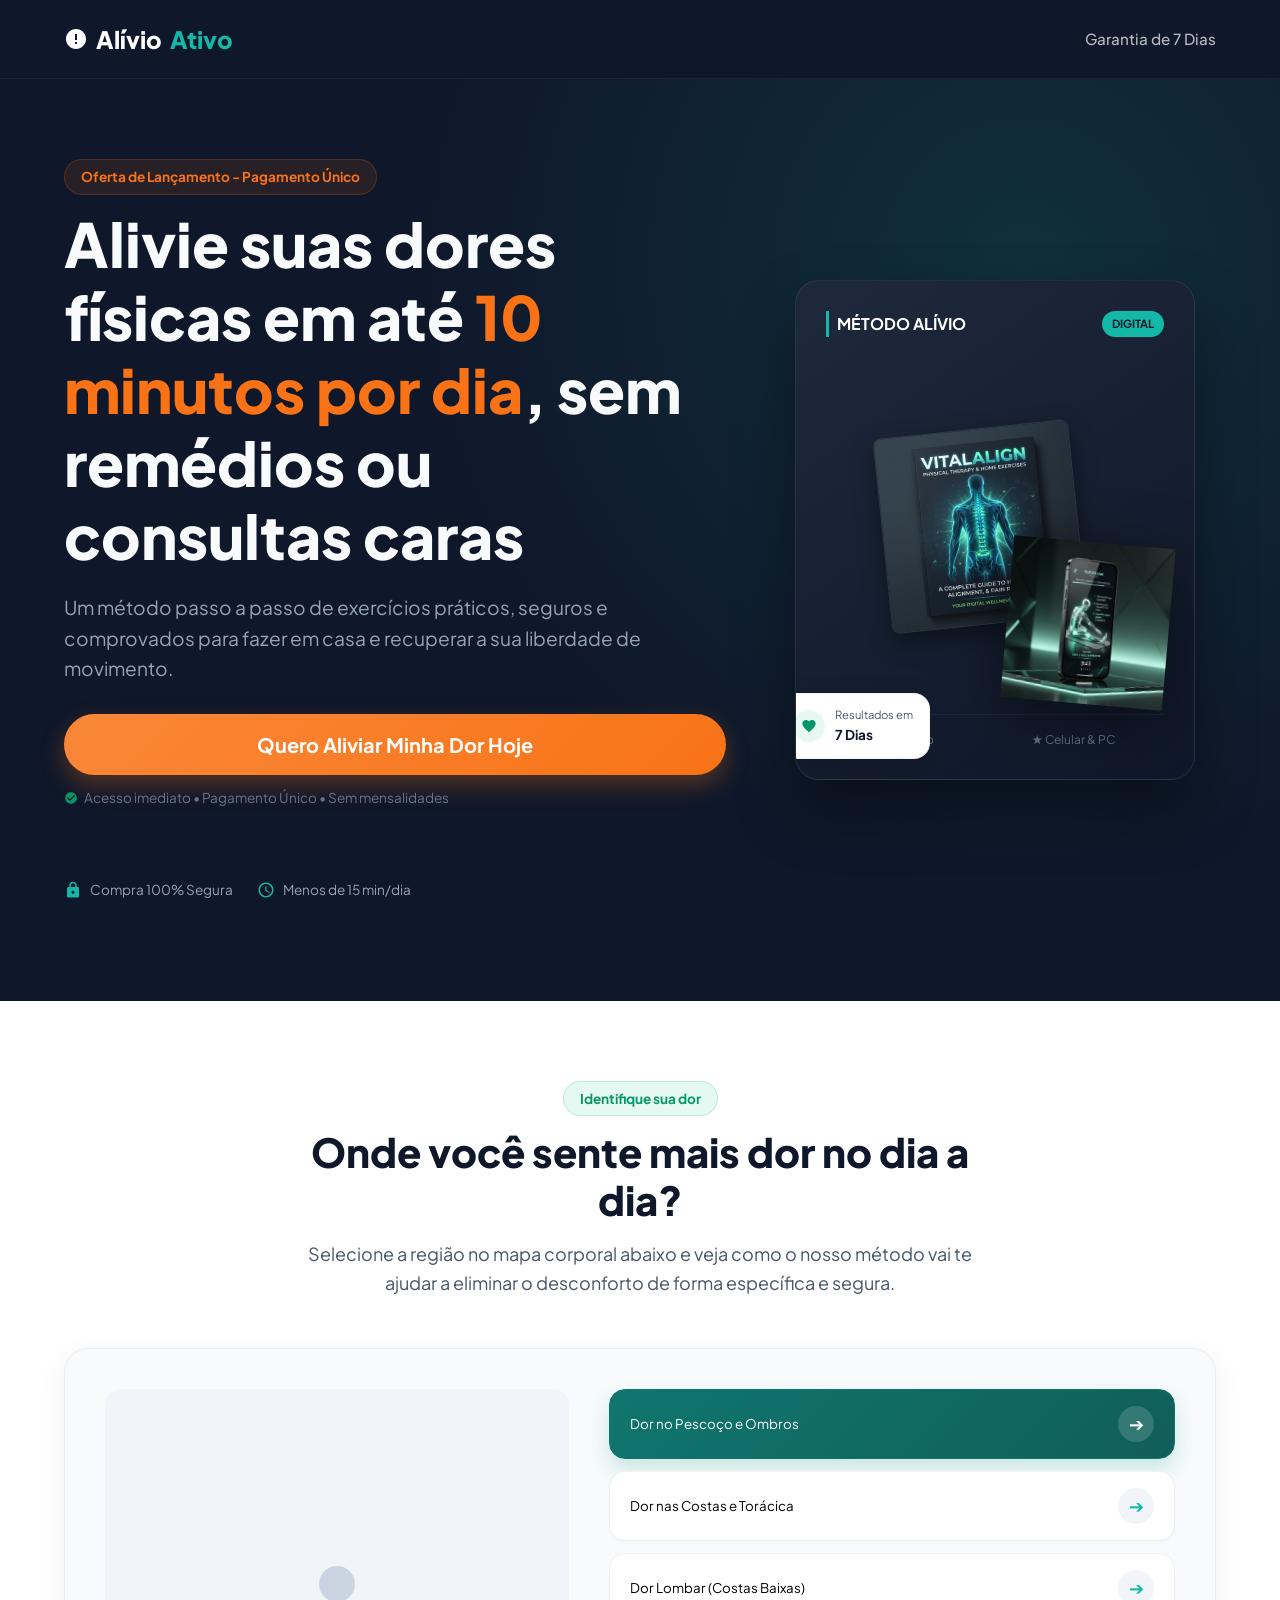
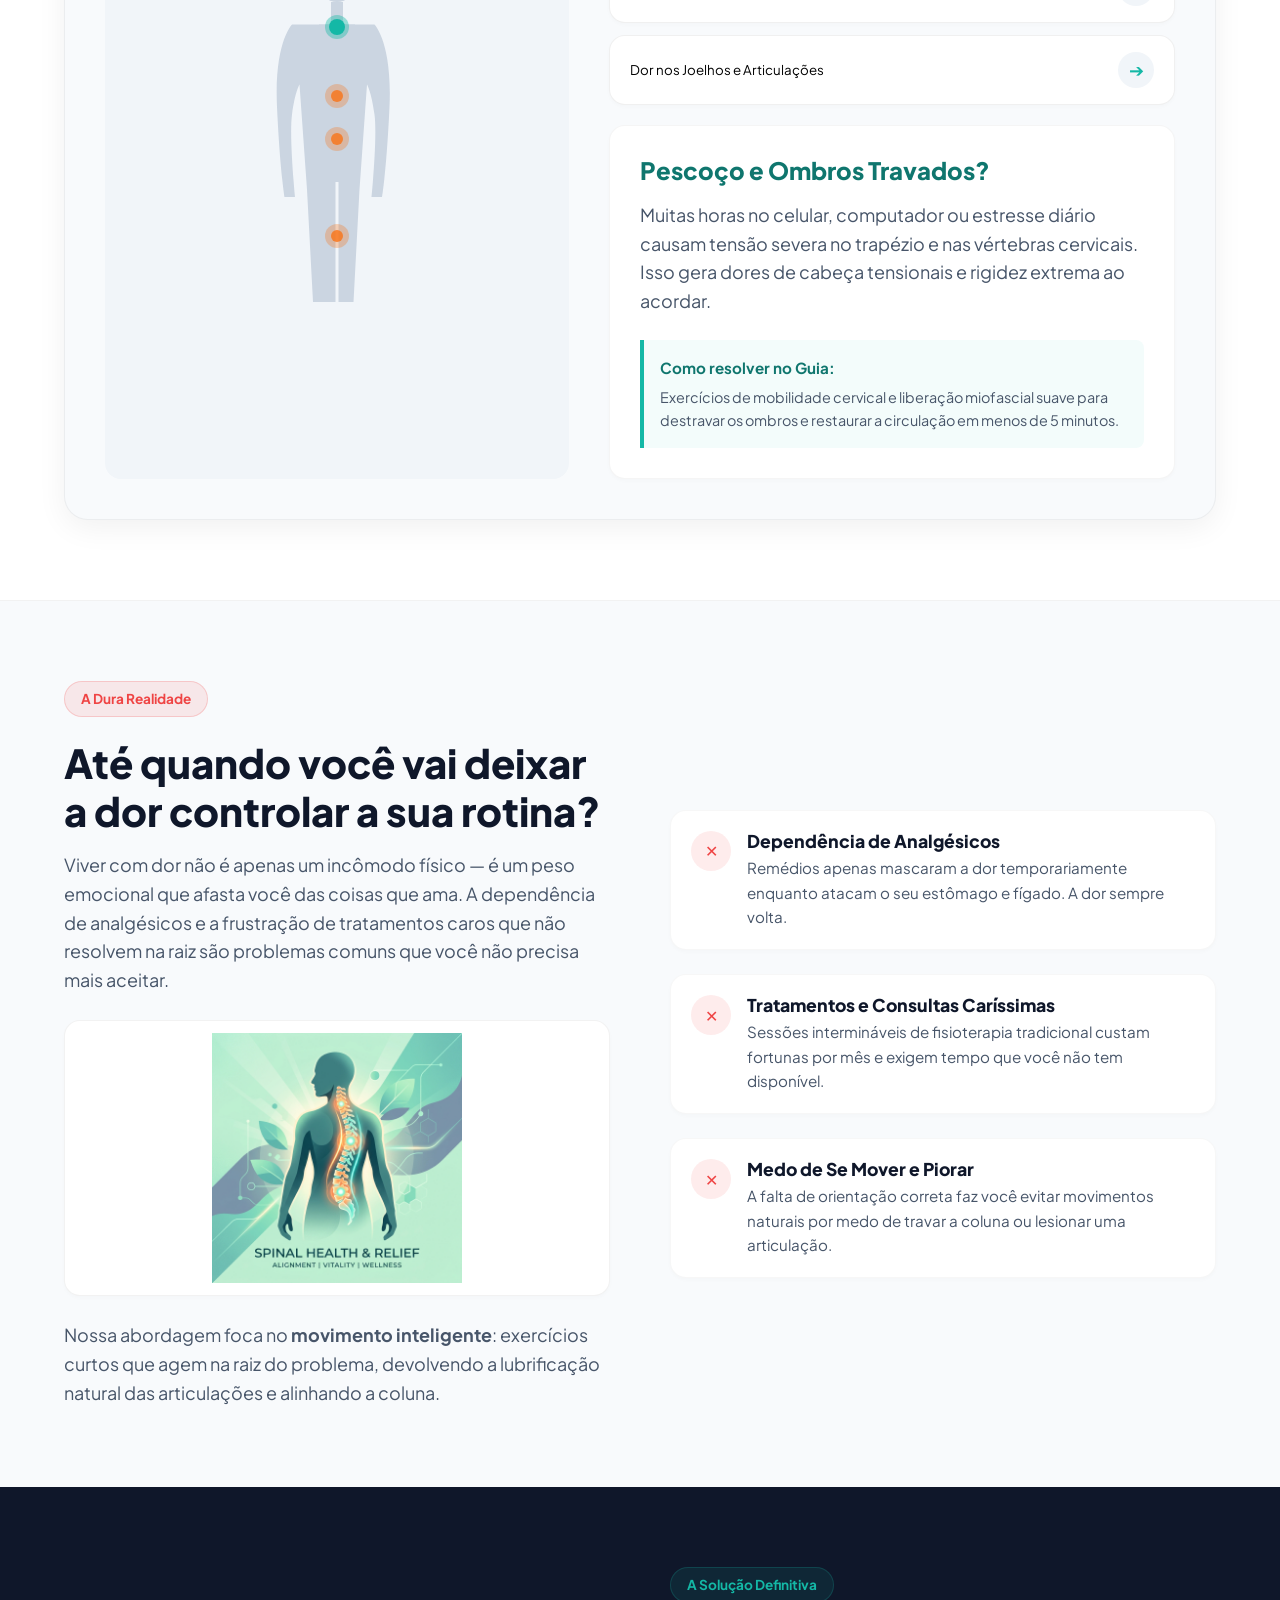
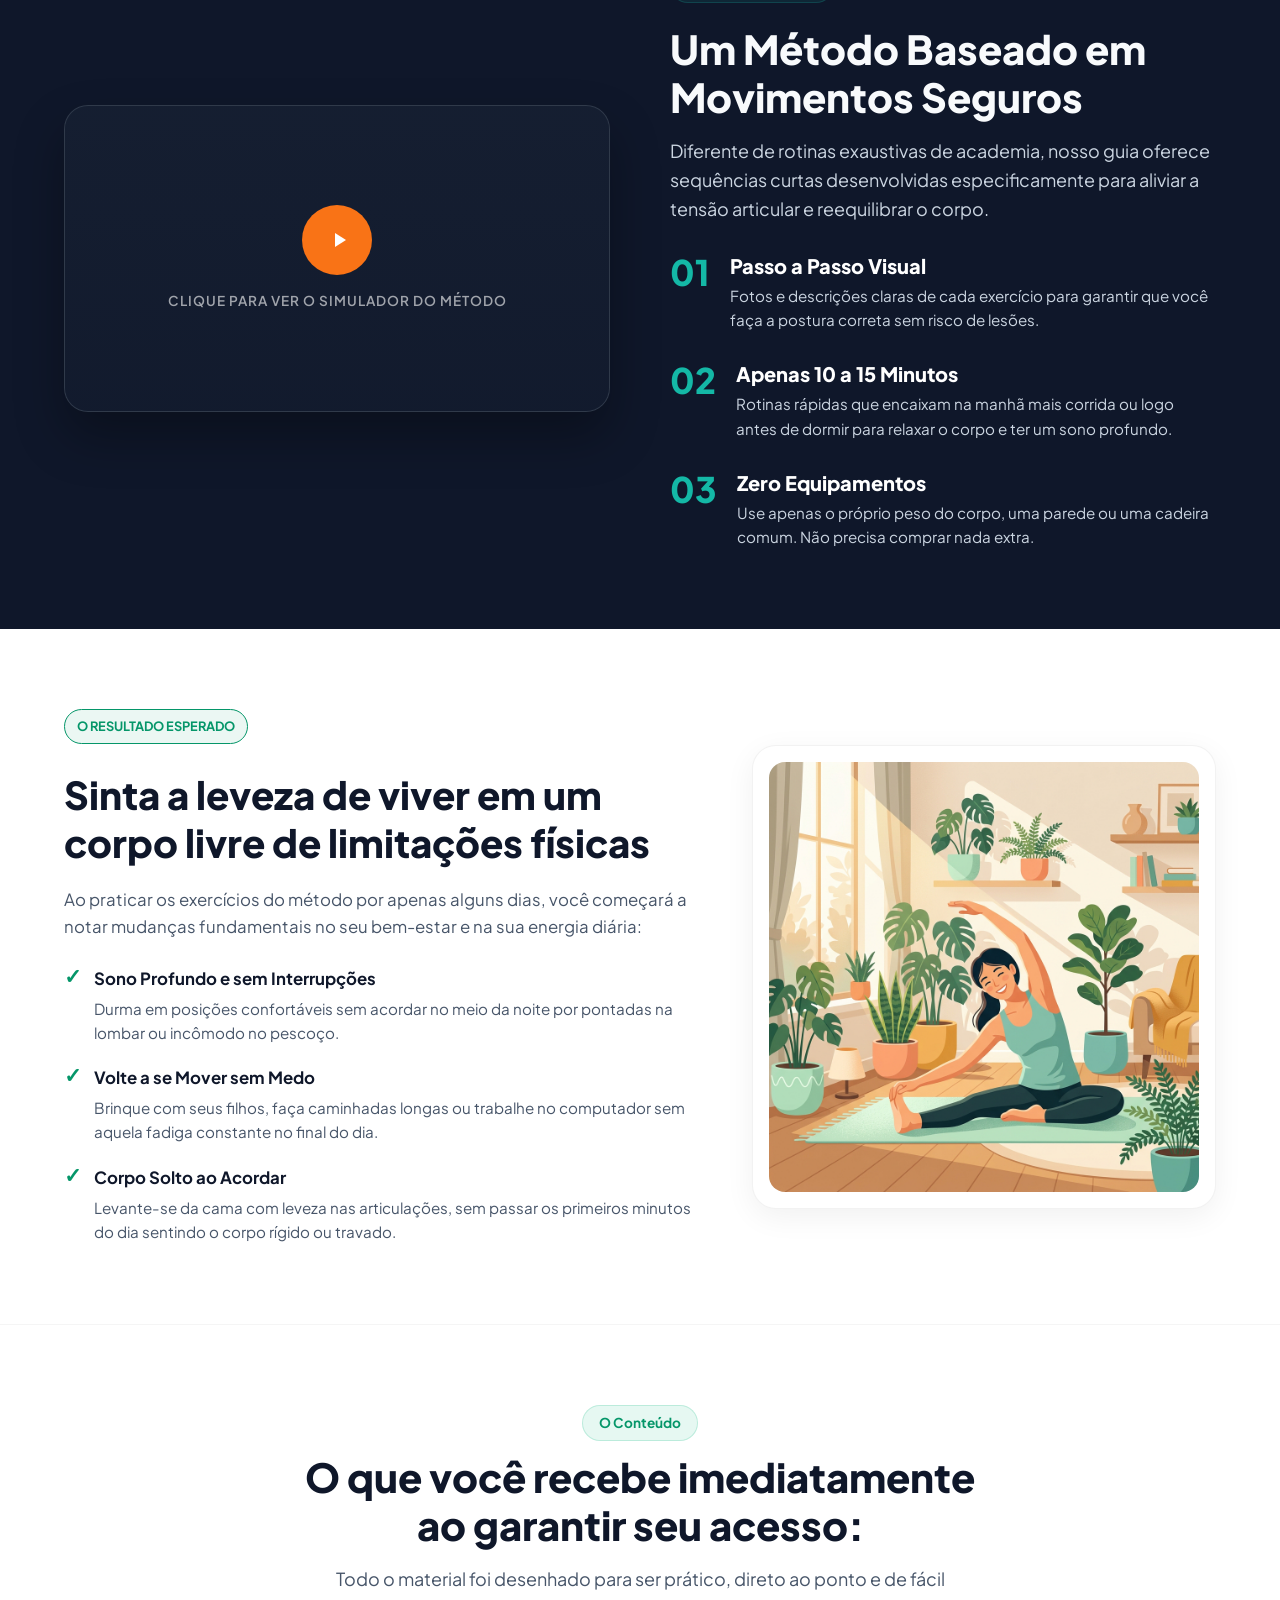
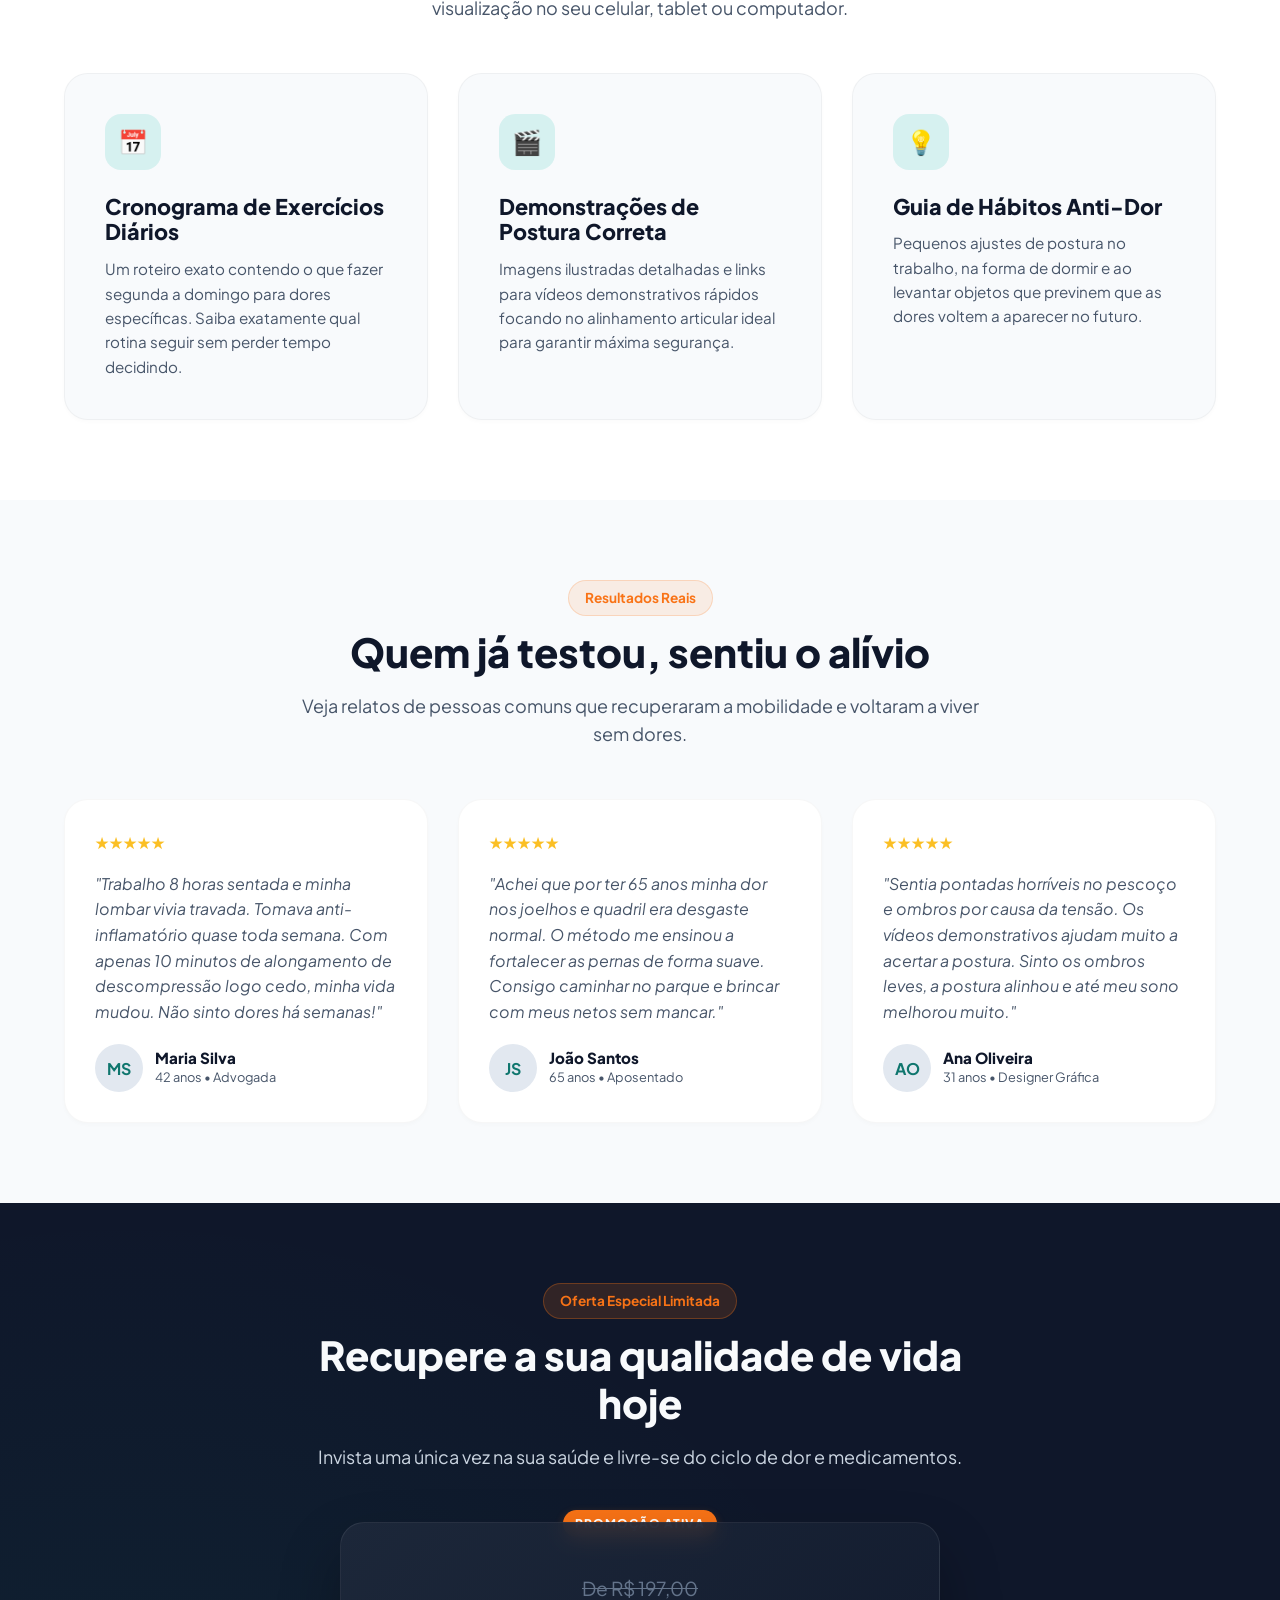
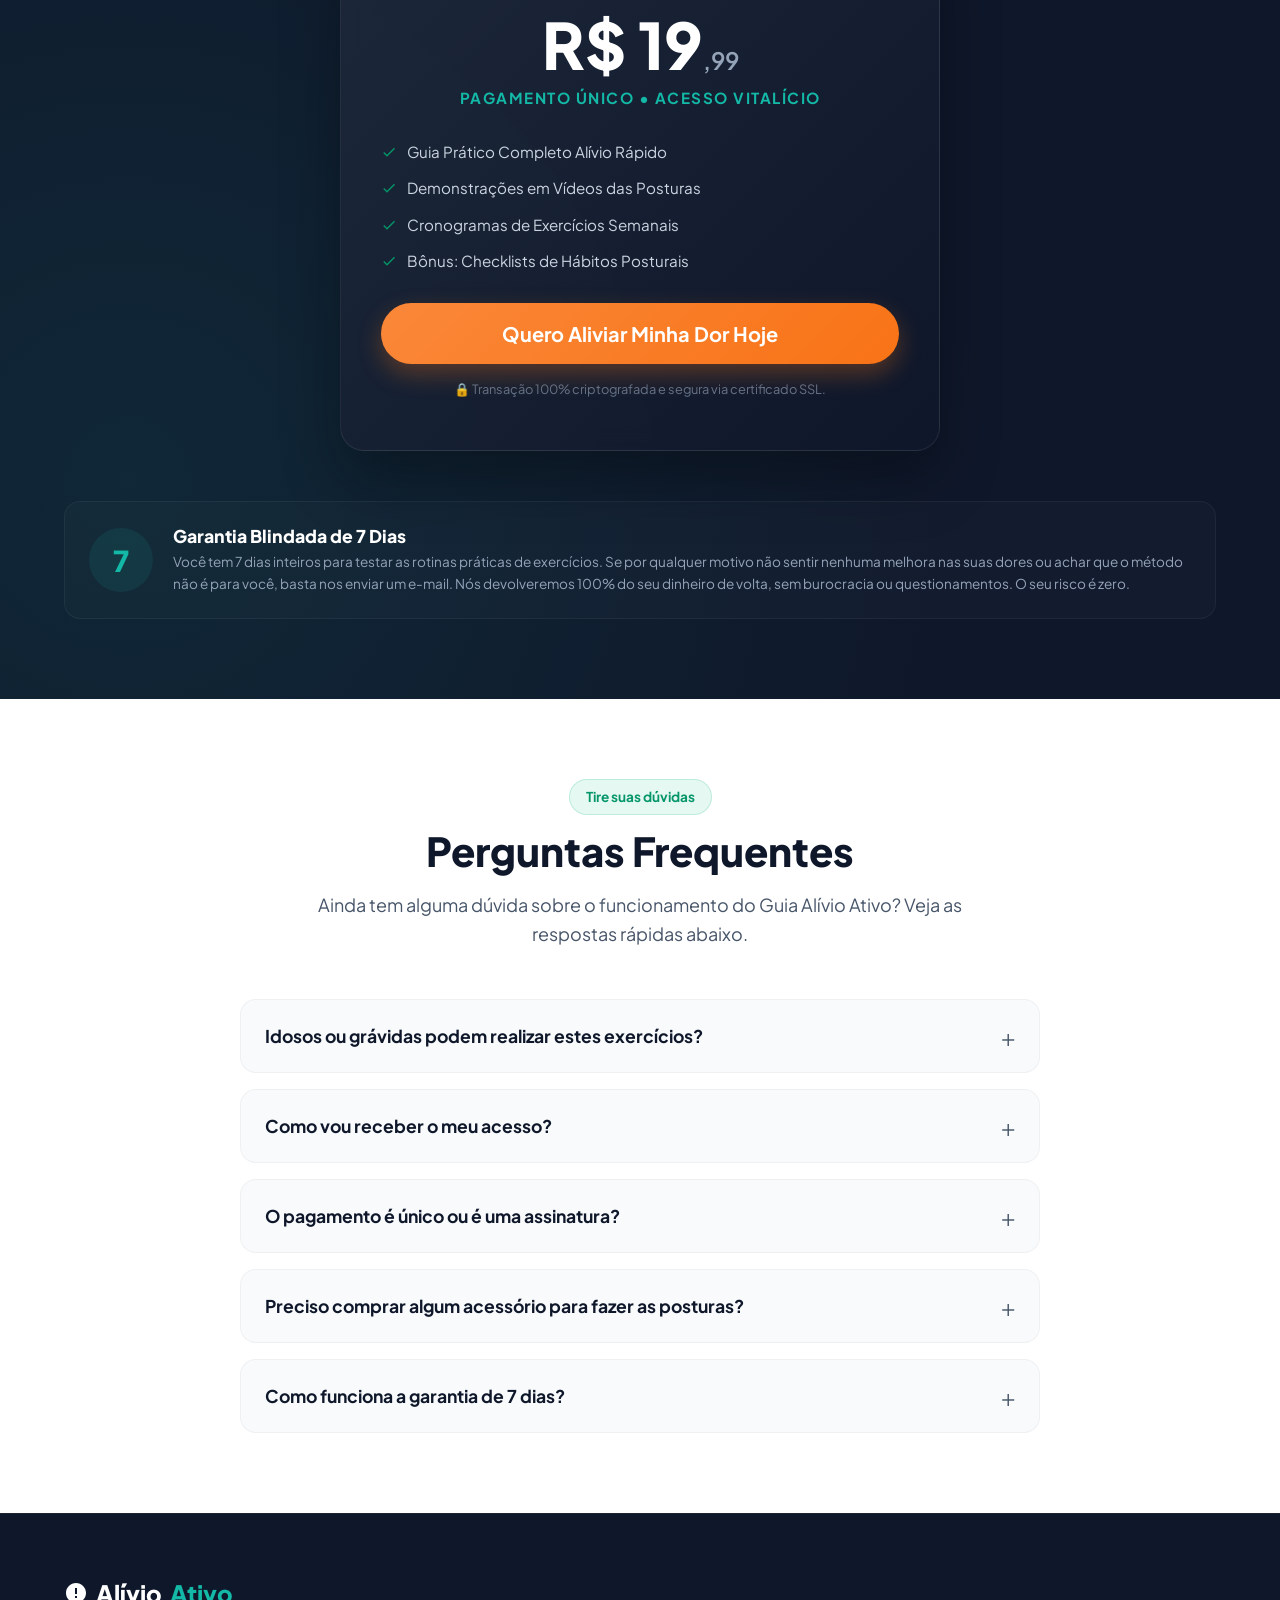
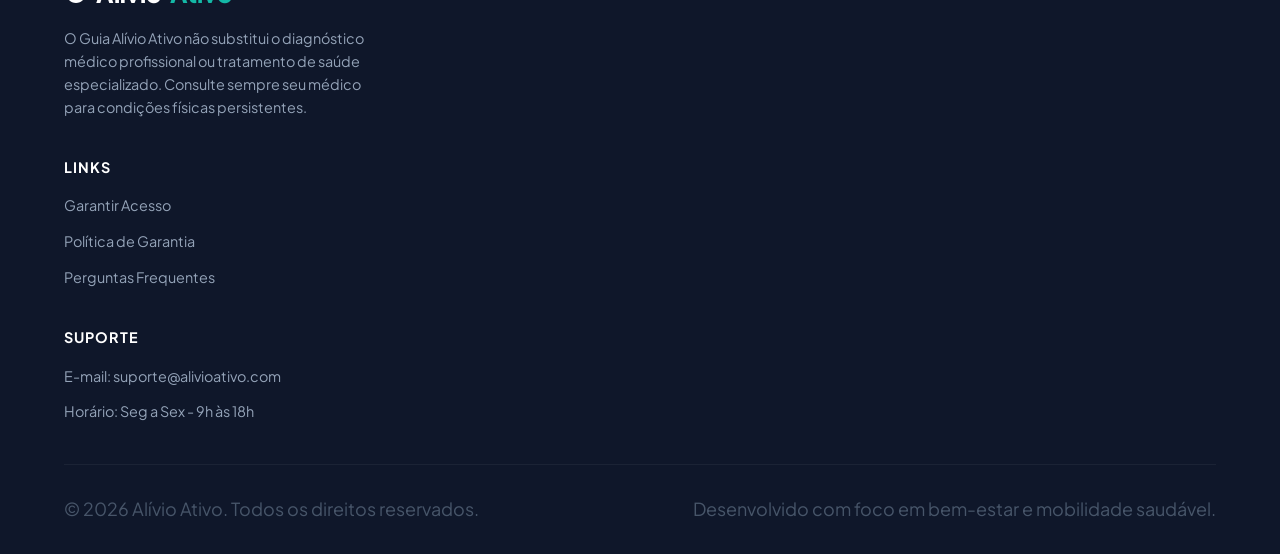
<file: index.html>
<!DOCTYPE html>
<html lang="pt-BR">
<head>
  <meta charset="UTF-8">
  <meta name="viewport" content="width=device-width, initial-scale=1.0">
  <title>Alívio Imediato - Adeus Dores Físicas em 10 Minutos por Dia</title>
  <meta name="description" content="Descubra o método simples de exercícios em casa para aliviar dores nas costas, pescoço e articulações de forma rápida e segura. Pagamento único com acesso vitalício.">
  <link rel="stylesheet" href="style.css">
  
  <!-- Meta Pixel Code -->
  <script>
  !function(f,b,e,v,n,t,s)
  {if(f.fbq)return;n=f.fbq=f.fbq=n;n.push=n;n.loaded=!0;n.version='2.0';
  n.queue=[];t=b.createElement(e);t.async=!0;
  t.src=v;s=b.getElementsByTagName(e)[0];
  s.parentNode.insertBefore(t,s)}(window, document,'script',
  'https://connect.facebook.net/en_US/fbevents.js');
  fbq('init', '914786401641063');
  fbq('track', 'PageView');
  </script>
  <noscript><img height="1" width="1" style="display:none"
  src="https://www.facebook.com/tr?id=914786401641063&ev=PageView&noscript=1"
  /></noscript>
  <!-- End Meta Pixel Code -->
</head>
<body>

  <!-- Header -->
  <header>
    <div class="container header-container">
      <div class="logo">
        <svg width="24" height="24" viewBox="0 0 24 24" fill="none" xmlns="http://www.w3.org/2000/svg">
          <path d="M12 2C6.48 2 2 6.48 2 12C2 17.52 6.48 22 12 22C17.52 22 22 17.52 22 12C22 6.48 17.52 2 12 2ZM13 17H11V15H13V17ZM13 13H11V7H13V13Z" fill="currentColor"/>
        </svg>
        Alívio<span>Ativo</span>
      </div>
      <a href="#garantia" class="nav-link">Garantia de 7 Dias</a>
    </div>
  </header>

  <!-- HERO SECTION -->
  <section class="hero">
    <div class="container hero-grid">
      <div class="hero-content">
        <span class="badge-cta">Oferta de Lançamento - Pagamento Único</span>
        <h1>Alivie suas dores físicas em até <span class="highlight-accent">10 minutos por dia</span>, sem remédios ou consultas caras</h1>
        <p class="hero-subheadline">Um método passo a passo de exercícios práticos, seguros e comprovados para fazer em casa e recuperar a sua liberdade de movimento.</p>
        
        <div class="cta-group">
          <button onclick="openCheckout()" class="btn-primary">Quero Aliviar Minha Dor Hoje</button>
          <div class="cta-subtext">
            <svg width="14" height="14" viewBox="0 0 24 24" xmlns="http://www.w3.org/2000/svg">
              <path d="M12 2C6.48 2 2 6.48 2 12C2 17.52 6.48 22 12 22C17.52 22 22 17.52 22 12C22 6.48 17.52 2 12 2ZM10 17L5 12L6.41 10.59L10 14.17L17.59 6.58L19 8L10 17Z"/>
            </svg>
            <span>Acesso imediato • Pagamento Único • Sem mensalidades</span>
          </div>
        </div>

        <div class="hero-trust-badges">
          <div class="trust-badge">
            <svg width="18" height="18" viewBox="0 0 24 24" xmlns="http://www.w3.org/2000/svg">
              <path d="M18 8H17V6C17 3.24 14.76 1 12 1C9.24 1 7 3.24 7 6V8H6C4.9 8 4 8.9 4 10V20C4 21.1 4.9 22 6 22H18C19.1 22 20 21.1 20 20V10C20 8.9 19.1 8 18 8ZM12 17C10.9 17 10 16.1 10 15C10 13.9 10.9 13 12 13C13.1 13 14 13.9 14 15C14 16.1 13.1 17 12 17ZM15 8H9V6C9 4.34 10.34 3 12 3C13.66 3 15 4.34 15 6V8Z"/>
            </svg>
            Compra 100% Segura
          </div>
          <div class="trust-badge">
            <svg width="18" height="18" viewBox="0 0 24 24" xmlns="http://www.w3.org/2000/svg">
              <path d="M12 2C6.48 2 2 6.48 2 12C2 17.52 6.48 22 12 22C17.52 22 22 17.52 22 12C22 6.48 17.52 2 12 2ZM12 20C7.59 20 4 16.41 4 12C4 7.59 7.59 4 12 4C16.41 4 20 7.59 20 12C20 16.41 16.41 20 12 20ZM12.5 7H11V13L16.25 16.15L17 14.92L12.5 12.25V7Z"/>
            </svg>
            Menos de 15 min/dia
          </div>
        </div>
      </div>

      <div class="hero-media">
        <!-- 3D style mockup container -->
        <div class="mockup-container">
          <div class="mockup-header">
            <div class="mockup-logo">MÉTODO ALÍVIO</div>
            <div class="mockup-badge">DIGITAL</div>
          </div>
          <div class="mockup-body" style="flex: 1; display: flex; align-items: center; justify-content: center; margin: 20px 0; position: relative; height: 260px; overflow: visible;">
            <!-- Ebook Cover Mockup -->
            <img src="product-cover.png" alt="Capa do Método Alívio Ativo" style="width: 58%; max-height: 240px; object-fit: cover; border-radius: var(--border-radius-sm); border: 1px solid rgba(255,255,255,0.1); box-shadow: 0 10px 25px rgba(0,0,0,0.4); transform: rotate(-6deg) translateX(-15px); z-index: 1; transition: transform 0.3s ease;">
            <!-- Smartphone App Mockup overlapping -->
            <img src="phone_mockup.png" alt="Visualização Celular" style="width: 48%; max-height: 230px; object-fit: contain; position: absolute; bottom: -10px; right: -5px; z-index: 2; transform: rotate(5deg); filter: drop-shadow(0 15px 30px rgba(0,0,0,0.5)); transition: transform 0.3s ease;">
          </div>
          <div class="mockup-footer">
            <div class="mockup-footer-item">
              <span>★ Vitalício</span>
            </div>
            <div class="mockup-footer-item">
              <span>★ Celular & PC</span>
            </div>
          </div>
          
          <!-- Floating Badge -->
          <div class="mockup-floating-badge" style="z-index: 3;">
            <div class="floating-icon">
              <svg width="16" height="16" viewBox="0 0 24 24" xmlns="http://www.w3.org/2000/svg" fill="currentColor">
                <path d="M12 21.35l-1.45-1.32C5.4 15.36 2 12.28 2 8.5 2 5.42 4.42 3 7.5 3c1.74 0 3.41.81 4.5 2.09C13.09 3.81 14.76 3 16.5 3 19.58 3 22 5.42 22 8.5c0 3.78-3.4 6.86-8.55 11.54L12 21.35z"/>
              </svg>
            </div>
            <div class="floating-text">
              <span class="label">Resultados em</span>
              <span class="value">7 Dias</span>
            </div>
          </div>
        </div>
      </div>
    </div>
  </section>

  <!-- INTERACTIVE PAIN SELECTOR SECTION -->
  <section class="pain-selector-section">
    <div class="container">
      <div class="section-intro">
        <span class="badge-green">Identifique sua dor</span>
        <h2>Onde você sente mais dor no dia a dia?</h2>
        <p>Selecione a região no mapa corporal abaixo e veja como o nosso método vai te ajudar a eliminar o desconforto de forma específica e segura.</p>
      </div>

      <div class="pain-selector-widget">
        <!-- Interactive Body map (styled back-view outline in SVG) -->
        <div class="pain-map-visual">
          <div class="pain-map-wrapper">
            <svg class="human-body-svg" viewBox="0 0 100 240" xmlns="http://www.w3.org/2000/svg" style="width: 100%; height: 100%;">
              <!-- Head -->
              <circle cx="50" cy="20" r="12" />
              <!-- Neck -->
              <path d="M46 32h8v15h-8z" />
              <!-- Shoulders & Arms -->
              <path d="M25 47h50c0 0 12 12 10 55s-5 60-5 60h-7s4-40 2-55c-2-15-5-20-5-20l-5 70-4 75H51v-80H49v80h-15l-4-75-5-70c0 0-3 5-5 20s2 55 2 55h-7s-3-17-5-60 10-55 10-55z" />
              <!-- Back & Torso -->
              <path d="M38 47h24v75H38z" />
            </svg>
            
            <!-- Hotspots overlay -->
            <div class="pain-hotspot hotspot-neck active" onclick="selectPain('neck')" data-pain="neck" title="Dor no Pescoço"></div>
            <div class="pain-hotspot hotspot-back" onclick="selectPain('back')" data-pain="back" title="Dor no Meio das Costas"></div>
            <div class="pain-hotspot hotspot-lowerback" onclick="selectPain('lowerback')" data-pain="lowerback" title="Dor Lombar"></div>
            <div class="pain-hotspot hotspot-knee" onclick="selectPain('knee')" data-pain="knee" title="Dor nas Articulações / Joelho"></div>
          </div>
        </div>

        <div class="pain-tabs-and-details">
          <div class="pain-tabs" style="margin-bottom: 20px;">
            <button class="pain-tab-btn active" id="tab-neck" onclick="selectPain('neck')">
              <span>Dor no Pescoço e Ombros</span>
              <div class="pain-tab-icon">➔</div>
            </button>
            <button class="pain-tab-btn" id="tab-back" onclick="selectPain('back')">
              <span>Dor nas Costas e Torácica</span>
              <div class="pain-tab-icon">➔</div>
            </button>
            <button class="pain-tab-btn" id="tab-lowerback" onclick="selectPain('lowerback')">
              <span>Dor Lombar (Costas Baixas)</span>
              <div class="pain-tab-icon">➔</div>
            </button>
            <button class="pain-tab-btn" id="tab-knee" onclick="selectPain('knee')">
              <span>Dor nos Joelhos e Articulações</span>
              <div class="pain-tab-icon">➔</div>
            </button>
          </div>

          <div class="pain-details-card">
            <!-- Neck pain detail -->
            <div class="pain-detail-content active" id="detail-neck">
              <div class="pain-detail-header">
                <h3>Pescoço e Ombros Travados?</h3>
              </div>
              <p>Muitas horas no celular, computador ou estresse diário causam tensão severa no trapézio e nas vértebras cervicais. Isso gera dores de cabeça tensionais e rigidez extrema ao acordar.</p>
              <div class="pain-action-box">
                <div class="pain-action-title">Como resolver no Guia:</div>
                <p class="pain-action-desc">Exercícios de mobilidade cervical e liberação miofascial suave para destravar os ombros e restaurar a circulação em menos de 5 minutos.</p>
              </div>
            </div>

            <!-- Back pain detail -->
            <div class="pain-detail-content" id="detail-back">
              <div class="pain-detail-header">
                <h3>Dor no Meio das Costas (Escápulas)</h3>
              </div>
              <p>A postura curvada no dia a dia sobrecarrega a coluna torácica. A sensação de "peso" nas costas e pontadas constantes impedem que você relaxe ou trabalhe com conforto.</p>
              <div class="pain-action-box">
                <div class="pain-action-title">Como resolver no Guia:</div>
                <p class="pain-action-desc">Movimentos de abertura peitoral e fortalecimento escapular simples que você pode fazer usando apenas o encosto de uma cadeira.</p>
              </div>
            </div>

            <!-- Lower back detail -->
            <div class="pain-detail-content" id="detail-lowerback">
              <div class="pain-detail-header">
                <h3>Dor Lombar Constante</h3>
              </div>
              <p>A dor lombar é a principal causa de limitação física. Ficar em pé ou sentado por muito tempo vira um martírio, e tarefas simples como amarrar o sapato tornam-se dolorosas.</p>
              <div class="pain-action-box">
                <div class="pain-action-title">Como resolver no Guia:</div>
                <p class="pain-action-desc">Descompressão da coluna lombar através de posições de relaxamento ativo e ativação do core, aliviando a pressão sobre os discos vertebrais imediatamente.</p>
              </div>
            </div>

            <!-- Knee detail -->
            <div class="pain-detail-content" id="detail-knee">
              <div class="pain-detail-header">
                <h3>Joelhos e Articulações Fracas</h3>
              </div>
              <p>O impacto ao caminhar, subir escadas ou o simples ato de agachar provocam estalos e dor nas articulações, causados por fraqueza muscular ao redor da patela e quadris travados.</p>
              <div class="pain-action-box">
                <div class="pain-action-title">Como resolver no Guia:</div>
                <p class="pain-action-desc">Exercícios de baixo impacto para fortalecimento do quadríceps e aumento da flexibilidade do quadril, protegendo o joelho de desgastes.</p>
              </div>
            </div>
          </div>
        </div>
      </div>
    </div>
  </section>

  <!-- APRESENTAÇÃO DO PROBLEMA -->
  <section class="problem-section">
    <div class="container problem-grid">
      <div class="problem-intro">
        <span class="badge-cta" style="background: rgba(239, 68, 68, 0.1); color: #ef4444; border-color: rgba(239, 68, 68, 0.2);">A Dura Realidade</span>
        <h2 style="text-align: left; margin-top: 10px;">Até quando você vai deixar a dor controlar a sua rotina?</h2>
        <p style="margin-bottom: 20px;">Viver com dor não é apenas um incômodo físico — é um peso emocional que afasta você das coisas que ama. A dependência de analgésicos e a frustração de tratamentos caros que não resolvem na raiz são problemas comuns que você não precisa mais aceitar.</p>
        
        <!-- Spine relief illustration -->
        <div style="margin: 25px 0; border-radius: var(--border-radius-md); overflow: hidden; border: 1px solid rgba(0,0,0,0.05); box-shadow: var(--shadow-sm); background: #fff; padding: 12px; display: flex; align-items: center; justify-content: center;">
          <img src="relief_back.png" alt="Pontos de Alívio da Coluna" style="width: 100%; max-height: 250px; object-fit: contain;">
        </div>
        
        <p>Nossa abordagem foca no <strong>movimento inteligente</strong>: exercícios curtos que agem na raiz do problema, devolvendo a lubrificação natural das articulações e alinhando a coluna.</p>
      </div>

      <div class="problem-list">
        <div class="problem-item">
          <div class="problem-icon">✕</div>
          <div class="problem-text">
            <h4>Dependência de Analgésicos</h4>
            <p>Remédios apenas mascaram a dor temporariamente enquanto atacam o seu estômago e fígado. A dor sempre volta.</p>
          </div>
        </div>
        <div class="problem-item">
          <div class="problem-icon">✕</div>
          <div class="problem-text">
            <h4>Tratamentos e Consultas Caríssimas</h4>
            <p>Sessões intermináveis de fisioterapia tradicional custam fortunas por mês e exigem tempo que você não tem disponível.</p>
          </div>
        </div>
        <div class="problem-item">
          <div class="problem-icon">✕</div>
          <div class="problem-text">
            <h4>Medo de Se Mover e Piorar</h4>
            <p>A falta de orientação correta faz você evitar movimentos naturais por medo de travar a coluna ou lesionar uma articulação.</p>
          </div>
        </div>
      </div>
    </div>
  </section>

  <!-- THE SOLUTION SECTION -->
  <section class="solution-section">
    <div class="container solution-grid">
      <div class="video-mockup-wrapper" onclick="playSimulator()">
        <div class="video-placeholder" id="video-content-box">
          <div class="video-play-btn">
            <svg viewBox="0 0 24 24" xmlns="http://www.w3.org/2000/svg">
              <path d="M8 5v14l11-7z"/>
            </svg>
          </div>
          <span class="video-tagline">Clique para Ver o Simulador do Método</span>
        </div>
      </div>

      <div class="solution-content">
        <span class="badge-green" style="background: rgba(20, 184, 166, 0.1); color: var(--color-primary-light); border-color: rgba(20, 184, 166, 0.2);">A Solução Definitiva</span>
        <h2 class="light" style="text-align: left; margin-top: 10px;">Um Método Baseado em Movimentos Seguros</h2>
        <p class="light" style="margin-bottom: 30px;">Diferente de rotinas exaustivas de academia, nosso guia oferece sequências curtas desenvolvidas especificamente para aliviar a tensão articular e reequilibrar o corpo.</p>

        <div class="solution-steps">
          <div class="step-card">
            <div class="step-number">01</div>
            <div class="step-info">
              <h4>Passo a Passo Visual</h4>
              <p>Fotos e descrições claras de cada exercício para garantir que você faça a postura correta sem risco de lesões.</p>
            </div>
          </div>
          <div class="step-card">
            <div class="step-number">02</div>
            <div class="step-info">
              <h4>Apenas 10 a 15 Minutos</h4>
              <p>Rotinas rápidas que encaixam na manhã mais corrida ou logo antes de dormir para relaxar o corpo e ter um sono profundo.</p>
            </div>
          </div>
          <div class="step-card">
            <div class="step-number">03</div>
            <div class="step-info">
              <h4>Zero Equipamentos</h4>
              <p>Use apenas o próprio peso do corpo, uma parede ou uma cadeira comum. Não precisa comprar nada extra.</p>
            </div>
          </div>
        </div>
      </div>
    </div>
  </section>

  <!-- SEÇÃO DE TRANSFORMAÇÃO E ESTILO DE VIDA -->
  <section class="transformation-section" style="padding: 80px 0; background-color: var(--color-bg-secondary); border-bottom: 1px solid rgba(0,0,0,0.04);">
    <div class="container transformation-grid">
      <div>
        <span class="badge-green" style="background: rgba(5, 150, 105, 0.08); color: var(--color-secondary); border-color: rgba(5, 150, 105, 0.15); font-weight: 700; font-size: 0.8rem; text-transform: uppercase; padding: 6px 12px; border-radius: var(--border-radius-full); border: 1px solid; display: inline-block;">O Resultado Esperado</span>
        <h2 style="text-align: left; margin-top: 15px; margin-bottom: 20px; font-weight: 800; font-size: clamp(1.8rem, 3.5vw, 2.4rem); color: var(--color-text-dark); line-height: 1.25;">Sinta a leveza de viver em um corpo livre de limitações físicas</h2>
        <p style="margin-bottom: 25px; font-size: 1.05rem; color: var(--color-text-muted);">Ao praticar os exercícios do método por apenas alguns dias, você começará a notar mudanças fundamentais no seu bem-estar e na sua energia diária:</p>
        <ul style="list-style-type: none; display: flex; flex-direction: column; gap: 20px; font-size: 1rem; padding: 0;">
          <li style="display: flex; gap: 12px; align-items: flex-start;">
            <span style="color: var(--color-secondary); font-weight: bold; font-size: 1.3rem; line-height: 1;">✓</span>
            <div>
              <h5 style="font-size: 1.05rem; font-weight: 700; color: var(--color-text-dark); margin-bottom: 4px;">Sono Profundo e sem Interrupções</h5>
              <p style="font-size: 0.95rem; color: var(--color-text-muted);">Durma em posições confortáveis sem acordar no meio da noite por pontadas na lombar ou incômodo no pescoço.</p>
            </div>
          </li>
          <li style="display: flex; gap: 12px; align-items: flex-start;">
            <span style="color: var(--color-secondary); font-weight: bold; font-size: 1.3rem; line-height: 1;">✓</span>
            <div>
              <h5 style="font-size: 1.05rem; font-weight: 700; color: var(--color-text-dark); margin-bottom: 4px;">Volte a se Mover sem Medo</h5>
              <p style="font-size: 0.95rem; color: var(--color-text-muted);">Brinque com seus filhos, faça caminhadas longas ou trabalhe no computador sem aquela fadiga constante no final do dia.</p>
            </div>
          </li>
          <li style="display: flex; gap: 12px; align-items: flex-start;">
            <span style="color: var(--color-secondary); font-weight: bold; font-size: 1.3rem; line-height: 1;">✓</span>
            <div>
              <h5 style="font-size: 1.05rem; font-weight: 700; color: var(--color-text-dark); margin-bottom: 4px;">Corpo Solto ao Acordar</h5>
              <p style="font-size: 0.95rem; color: var(--color-text-muted);">Levante-se da cama com leveza nas articulações, sem passar os primeiros minutos do dia sentindo o corpo rígido ou travado.</p>
            </div>
          </li>
        </ul>
      </div>
      <div style="border-radius: var(--border-radius-lg); overflow: hidden; border: 1px solid rgba(0,0,0,0.05); box-shadow: var(--shadow-md); background: #fff; padding: 16px; display: flex; align-items: center; justify-content: center;">
        <img src="wellness_lifestyle.png" alt="Estilo de Vida Saudável e sem Dor" style="width: 100%; height: auto; border-radius: var(--border-radius-md); object-fit: cover;">
      </div>
    </div>
  </section>

  <!-- WHAT'S INCLUDED SECTION -->
  <section class="included-section">
    <div class="container">
      <div class="section-intro">
        <span class="badge-green">O Conteúdo</span>
        <h2>O que você recebe imediatamente ao garantir seu acesso:</h2>
        <p>Todo o material foi desenhado para ser prático, direto ao ponto e de fácil visualização no seu celular, tablet ou computador.</p>
      </div>

      <div class="included-grid">
        <div class="included-card">
          <div class="included-icon-container">📅</div>
          <h3>Cronograma de Exercícios Diários</h3>
          <p>Um roteiro exato contendo o que fazer segunda a domingo para dores específicas. Saiba exatamente qual rotina seguir sem perder tempo decidindo.</p>
        </div>

        <div class="included-card">
          <div class="included-icon-container">🎬</div>
          <h3>Demonstrações de Postura Correta</h3>
          <p>Imagens ilustradas detalhadas e links para vídeos demonstrativos rápidos focando no alinhamento articular ideal para garantir máxima segurança.</p>
        </div>

        <div class="included-card">
          <div class="included-icon-container">💡</div>
          <h3>Guia de Hábitos Anti-Dor</h3>
          <p>Pequenos ajustes de postura no trabalho, na forma de dormir e ao levantar objetos que previnem que as dores voltem a aparecer no futuro.</p>
        </div>
      </div>
    </div>
  </section>

  <!-- TESTIMONIALS SECTION -->
  <section class="testimonials-section">
    <div class="container">
      <div class="section-intro">
        <span class="badge-cta">Resultados Reais</span>
        <h2>Quem já testou, sentiu o alívio</h2>
        <p>Veja relatos de pessoas comuns que recuperaram a mobilidade e voltaram a viver sem dores.</p>
      </div>

      <div class="testimonials-grid">
        <div class="testimonial-card">
          <div>
            <div class="rating-stars">★★★★★</div>
            <p class="testimonial-quote">"Trabalho 8 horas sentada e minha lombar vivia travada. Tomava anti-inflamatório quase toda semana. Com apenas 10 minutos de alongamento de descompressão logo cedo, minha vida mudou. Não sinto dores há semanas!"</p>
          </div>
          <div class="testimonial-user">
            <div class="user-avatar">MS</div>
            <div class="user-info">
              <h4>Maria Silva</h4>
              <p>42 anos • Advogada</p>
            </div>
          </div>
        </div>

        <div class="testimonial-card">
          <div>
            <div class="rating-stars">★★★★★</div>
            <p class="testimonial-quote">"Achei que por ter 65 anos minha dor nos joelhos e quadril era desgaste normal. O método me ensinou a fortalecer as pernas de forma suave. Consigo caminhar no parque e brincar com meus netos sem mancar."</p>
          </div>
          <div class="testimonial-user">
            <div class="user-avatar">JS</div>
            <div class="user-info">
              <h4>João Santos</h4>
              <p>65 anos • Aposentado</p>
            </div>
          </div>
        </div>

        <div class="testimonial-card">
          <div>
            <div class="rating-stars">★★★★★</div>
            <p class="testimonial-quote">"Sentia pontadas horríveis no pescoço e ombros por causa da tensão. Os vídeos demonstrativos ajudam muito a acertar a postura. Sinto os ombros leves, a postura alinhou e até meu sono melhorou muito."</p>
          </div>
          <div class="testimonial-user">
            <div class="user-avatar">AO</div>
            <div class="user-info">
              <h4>Ana Oliveira</h4>
              <p>31 anos • Designer Gráfica</p>
            </div>
          </div>
        </div>
      </div>
    </div>
  </section>

  <!-- PRICING AND OFFER SECTION -->
  <section class="pricing-section" id="oferta">
    <div class="container">
      <div class="section-intro">
        <span class="badge-cta" style="background: rgba(249, 115, 22, 0.15); color: var(--color-accent); border-color: rgba(249, 115, 22, 0.3);">Oferta Especial Limitada</span>
        <h2 class="light">Recupere a sua qualidade de vida hoje</h2>
        <p class="light">Invista uma única vez na sua saúde e livre-se do ciclo de dor e medicamentos.</p>
      </div>

      <div class="pricing-wrapper">
        <div class="pricing-badge">PROMOÇÃO ATIVA</div>
        <div class="pricing-box">
          <div class="price-strike">De R$ 197,00</div>
          <div class="price-main">R$ 19<span>,99</span></div>
          <div class="payment-frequency">PAGAMENTO ÚNICO • ACESSO VITALÍCIO</div>
          
          <div class="pricing-features">
            <div class="pricing-feature-item">
              <svg width="16" height="16" viewBox="0 0 24 24" fill="#059669"><path d="M9 16.17L4.83 12l-1.42 1.41L9 19 21 7l-1.41-1.41z"/></svg>
              <span>Guia Prático Completo Alívio Rápido</span>
            </div>
            <div class="pricing-feature-item">
              <svg width="16" height="16" viewBox="0 0 24 24" fill="#059669"><path d="M9 16.17L4.83 12l-1.42 1.41L9 19 21 7l-1.41-1.41z"/></svg>
              <span>Demonstrações em Vídeos das Posturas</span>
            </div>
            <div class="pricing-feature-item">
              <svg width="16" height="16" viewBox="0 0 24 24" fill="#059669"><path d="M9 16.17L4.83 12l-1.42 1.41L9 19 21 7l-1.41-1.41z"/></svg>
              <span>Cronogramas de Exercícios Semanais</span>
            </div>
            <div class="pricing-feature-item">
              <svg width="16" height="16" viewBox="0 0 24 24" fill="#059669"><path d="M9 16.17L4.83 12l-1.42 1.41L9 19 21 7l-1.41-1.41z"/></svg>
              <span>Bônus: Checklists de Hábitos Posturais</span>
            </div>
          </div>

          <button onclick="openCheckout()" class="btn-primary pricing-cta">Quero Aliviar Minha Dor Hoje</button>
          
          <p style="font-size: 0.8rem; color: #64748b; margin-top: 15px;">🔒 Transação 100% criptografada e segura via certificado SSL.</p>
        </div>
      </div>

      <!-- Garantia -->
      <div class="guarantee-box" id="garantia">
        <div class="guarantee-icon">7</div>
        <div class="guarantee-text">
          <h4>Garantia Blindada de 7 Dias</h4>
          <p>Você tem 7 dias inteiros para testar as rotinas práticas de exercícios. Se por qualquer motivo não sentir nenhuma melhora nas suas dores ou achar que o método não é para você, basta nos enviar um e-mail. Nós devolveremos 100% do seu dinheiro de volta, sem burocracia ou questionamentos. O seu risco é zero.</p>
        </div>
      </div>
    </div>
  </section>

  <!-- FAQ SECTION -->
  <section class="faq-section">
    <div class="container">
      <div class="section-intro">
        <span class="badge-green">Tire suas dúvidas</span>
        <h2>Perguntas Frequentes</h2>
        <p>Ainda tem alguma dúvida sobre o funcionamento do Guia Alívio Ativo? Veja as respostas rápidas abaixo.</p>
      </div>

      <div class="faq-container">
        <div class="faq-item">
          <button class="faq-question" onclick="toggleFaq(this)">
            <span>Idosos ou grávidas podem realizar estes exercícios?</span>
            <span class="faq-toggle-icon">+</span>
          </button>
          <div class="faq-answer">
            <div class="faq-answer-content">
              Sim! Os exercícios são focados em mobilidade de baixo impacto e alongamentos de descompressão articular muito suaves. No entanto, recomendamos sempre consultar o seu médico ou obstetra antes de iniciar qualquer rotina física se você possuir alguma condição crônica pré-existente ou estiver grávida.
            </div>
          </div>
        </div>

        <div class="faq-item">
          <button class="faq-question" onclick="toggleFaq(this)">
            <span>Como vou receber o meu acesso?</span>
            <span class="faq-toggle-icon">+</span>
          </button>
          <div class="faq-answer">
            <div class="faq-answer-content">
              O envio é imediato! Assim que o seu pagamento for aprovado (Pix cai na hora, cartão de crédito leva até 2 minutos), você receberá um e-mail com os seus dados de login exclusivos e o link de download direto do guia em PDF de alta resolução, além da área de vídeos.
            </div>
          </div>
        </div>

        <div class="faq-item">
          <button class="faq-question" onclick="toggleFaq(this)">
            <span>O pagamento é único ou é uma assinatura?</span>
            <span class="faq-toggle-icon">+</span>
          </button>
          <div class="faq-answer">
            <div class="faq-answer-content">
              O pagamento é único! Você paga somente o valor promocional de R$ 47,90 uma vez e terá acesso completo e vitalício a todo o conteúdo e suas atualizações futuras, sem nenhuma cobrança recorrente, mensalidade ou taxas extras.
            </div>
          </div>
        </div>

        <div class="faq-item">
          <button class="faq-question" onclick="toggleFaq(this)">
            <span>Preciso comprar algum acessório para fazer as posturas?</span>
            <span class="faq-toggle-icon">+</span>
          </button>
          <div class="faq-answer">
            <div class="faq-answer-content">
              Não. Todos os movimentos foram criados de forma inteligente para que você precise apenas de um espaço livre no chão (pode usar um tapete simples ou colchonete), uma parede limpa e uma cadeira firme comum da sua casa.
            </div>
          </div>
        </div>

        <div class="faq-item">
          <button class="faq-question" onclick="toggleFaq(this)">
            <span>Como funciona a garantia de 7 dias?</span>
            <span class="faq-toggle-icon">+</span>
          </button>
          <div class="faq-answer">
            <div class="faq-answer-content">
              Nossa garantia é incondicional. Você pode acessar o guia, ver os vídeos e praticar os exercícios. Se durante a primeira semana você decidir que o conteúdo não te ajudou, basta enviar uma mensagem no e-mail de suporte (contato@alivioativo.com) solicitando o reembolso. Devolveremos todo o valor pago de forma integral.
            </div>
          </div>
        </div>
      </div>
    </div>
  </section>

  <!-- FOOTER -->
  <footer>
    <div class="container">
      <div class="footer-grid">
        <div class="footer-info">
          <div class="logo">
            <svg width="24" height="24" viewBox="0 0 24 24" fill="none" xmlns="http://www.w3.org/2000/svg">
              <path d="M12 2C6.48 2 2 6.48 2 12C2 17.52 6.48 22 12 22C17.52 22 22 17.52 22 12C22 6.48 17.52 2 12 2ZM13 17H11V15H13V17ZM13 13H11V7H13V13Z" fill="currentColor"/>
            </svg>
            Alívio<span>Ativo</span>
          </div>
          <p>O Guia Alívio Ativo não substitui o diagnóstico médico profissional ou tratamento de saúde especializado. Consulte sempre seu médico para condições físicas persistentes.</p>
        </div>
        <div>
          <h4 class="footer-links-title">Links</h4>
          <ul class="footer-links-list">
            <li><a href="#oferta" class="footer-link">Garantir Acesso</a></li>
            <li><a href="#garantia" class="footer-link">Política de Garantia</a></li>
            <li><a href="#faq" class="footer-link">Perguntas Frequentes</a></li>
          </ul>
        </div>
        <div>
          <h4 class="footer-links-title">Suporte</h4>
          <ul class="footer-links-list">
            <li><span class="footer-link">E-mail: suporte@alivioativo.com</span></li>
            <li><span class="footer-link">Horário: Seg a Sex - 9h às 18h</span></li>
          </ul>
        </div>
      </div>

      <div class="footer-bottom">
        <p>&copy; 2026 Alívio Ativo. Todos os direitos reservados.</p>
        <p>Desenvolvido com foco em bem-estar e mobilidade saudável.</p>
      </div>
    </div>
  </footer>

  <!-- SIMULATED CHECKOUT MODAL -->
  <div class="checkout-modal" id="checkout-modal">
    <div class="checkout-card">
      <button class="checkout-close" onclick="closeCheckout()">&times;</button>
      
      <!-- Checkout Form State -->
      <div id="checkout-form-state">
        <div class="checkout-header">
          <h3>Inscrição Segura</h3>
          <p>Insira seus dados para receber o acesso imediatamente</p>
        </div>
        <form class="checkout-form" onsubmit="submitCheckout(event)">
          <div class="form-group">
            <label for="name">Nome Completo</label>
            <input type="text" id="name" required placeholder="Digite seu nome completo">
          </div>
          <div class="form-group">
            <label for="email">E-mail para Receber o Acesso</label>
            <input type="email" id="email" required placeholder="Ex: seu-email@email.com">
          </div>
          <div class="form-group">
            <label>Forma de Pagamento</label>
            <div style="display: flex; gap: 12px; margin-top: 4px;">
              <label style="flex: 1; border: 1px solid var(--color-primary-light); border-radius: var(--border-radius-sm); padding: 12px; display: flex; align-items: center; gap: 8px; cursor: pointer; background: var(--color-primary-glow);" id="payment-pix-label">
                <input type="radio" name="payment" value="pix" checked onchange="togglePaymentMethod('pix')" style="accent-color: var(--color-primary-light);">
                <div>
                  <div style="font-weight: 700; font-size: 0.9rem;">Pix</div>
                  <div style="font-size: 0.75rem; color: var(--color-text-muted);">Liberação imediata</div>
                </div>
              </label>
              <label style="flex: 1; border: 1px solid #cbd5e1; border-radius: var(--border-radius-sm); padding: 12px; display: flex; align-items: center; gap: 8px; cursor: pointer;" id="payment-card-label">
                <input type="radio" name="payment" value="card" onchange="togglePaymentMethod('card')" style="accent-color: var(--color-primary-light);">
                <div>
                  <div style="font-weight: 700; font-size: 0.9rem;">Cartão</div>
                  <div style="font-size: 0.75rem; color: var(--color-text-muted);">Até 12x de R$ 4,80</div>
                </div>
              </label>
            </div>
          </div>

          <!-- Card Fields (Hidden by default) -->
          <div id="card-fields-container" style="display: none; flex-direction: column; gap: 12px; border-top: 1px dashed #e2e8f0; padding-top: 15px; margin-top: 5px;">
            <div class="form-group">
              <label for="card-number">Número do Cartão</label>
              <input type="text" id="card-number" placeholder="0000 0000 0000 0000" maxlength="19" oninput="formatCardNumber(this)">
            </div>
            <div class="form-group">
              <label for="card-holder">Nome Impresso no Cartão</label>
              <input type="text" id="card-holder" placeholder="Ex: ALISIO M SILVA">
            </div>
            <div style="display: flex; gap: 12px;">
              <div class="form-group" style="flex: 1;">
                <label for="card-expiry">Validade</label>
                <input type="text" id="card-expiry" placeholder="MM/AA" maxlength="5" oninput="formatCardExpiry(this)">
              </div>
              <div class="form-group" style="flex: 1;">
                <label for="card-cvv">CVV</label>
                <input type="text" id="card-cvv" placeholder="123" maxlength="4" oninput="formatCardCvv(this)">
              </div>
            </div>
          </div>

          <div class="checkout-summary">
            <div class="checkout-summary-row">
              <span>Método Alívio Ativo (Vitalício)</span>
              <span>R$ 19,99</span>
            </div>
            <div class="checkout-summary-row">
              <span>Taxas de Inscrição</span>
              <span>Grátis</span>
            </div>
            <div class="checkout-summary-row">
              <span>Total a pagar</span>
              <span>R$ 19,99</span>
            </div>
          </div>

          <button type="submit" class="btn-primary" style="width: 100%; border: none; margin-top: 10px;">Finalizar e Receber Acesso</button>
          <p style="font-size: 0.75rem; text-align: center; color: var(--color-text-muted); margin-top: 10px;">🔒 Conexão segura protegida por criptografia de 256 bits.</p>
        </form>
      </div>

      <!-- Checkout Pix State -->
      <div id="checkout-pix-state" style="display: none; text-align: center;">
        <div class="checkout-header">
          <h3>Inscrição via Pix</h3>
          <p>Copie o código ou escaneie o QR Code para pagar</p>
        </div>
        <div style="margin: 20px auto; width: 160px; height: 160px; background: #fff; border: 1px solid #e2e8f0; border-radius: var(--border-radius-md); padding: 10px; display: flex; align-items: center; justify-content: center;">
          <!-- Simulated QR Code in SVG -->
          <svg width="140" height="140" viewBox="0 0 100 100" xmlns="http://www.w3.org/2000/svg">
            <rect x="0" y="0" width="30" height="30" fill="#0f766e" />
            <rect x="5" y="5" width="20" height="20" fill="#fff" />
            <rect x="10" y="10" width="10" height="10" fill="#0f766e" />
            <rect x="70" y="0" width="30" height="30" fill="#0f766e" />
            <rect x="75" y="5" width="20" height="20" fill="#fff" />
            <rect x="80" y="10" width="10" height="10" fill="#0f766e" />
            <rect x="0" y="70" width="30" height="30" fill="#0f766e" />
            <rect x="5" y="75" width="20" height="20" fill="#fff" />
            <rect x="10" y="80" width="10" height="10" fill="#0f766e" />
            <rect x="40" y="10" width="10" height="10" fill="#0f766e" />
            <rect x="50" y="20" width="10" height="15" fill="#0f766e" />
            <rect x="35" y="45" width="15" height="10" fill="#0f766e" />
            <rect x="60" y="35" width="10" height="20" fill="#0f766e" />
            <rect x="70" y="60" width="20" height="10" fill="#0f766e" />
            <rect x="80" y="80" width="10" height="10" fill="#0f766e" />
            <rect x="45" y="75" width="15" height="15" fill="#0f766e" />
            <rect x="55" y="50" width="10" height="10" fill="#0f766e" />
            <rect x="30" y="80" width="10" height="15" fill="#0f766e" />
            <path d="M 0 0 L 100 0 L 100 100 L 0 100 Z" fill="none" stroke="var(--color-primary-light)" stroke-width="4" stroke-dasharray="8 8" />
          </svg>
        </div>
        <div class="form-group" style="margin-bottom: 20px; text-align: left;">
          <label style="font-size: 0.85rem; font-weight:700;">Pix Copia e Cola:</label>
          <div style="display: flex; gap: 8px; margin-top: 6px;">
            <input type="text" id="pix-code-input" readonly value="00020101021226830014br.gov.bcb.pix0136e92f25b2-3c22-4871-b0e2-6bf66c253457520400005303986540519.995802BR5912AlivioAtivo6009SaoPaulo62070503***63040E7D" style="flex: 1; font-size: 0.75rem; background: var(--color-bg-primary); border: 1px solid #cbd5e1; padding: 10px; border-radius: var(--border-radius-sm); outline: none;">
            <button onclick="copyPixCode()" class="btn-secondary" style="border-radius: var(--border-radius-sm); padding: 8px 16px; font-size: 0.85rem; cursor: pointer; white-space: nowrap;" id="copy-pix-btn">Copiar</button>
          </div>
        </div>
        <div style="display: flex; align-items: center; justify-content: center; gap: 10px; margin-top: 20px; color: var(--color-primary-light); font-weight: 700; font-size: 0.95rem;">
          <div style="width: 16px; height: 16px; border: 3px solid rgba(20, 184, 166, 0.2); border-top-color: var(--color-primary-light); border-radius: 50%; animation: pulse-slow 1s infinite linear;"></div>
          <span>Aguardando pagamento...</span>
        </div>
        <p style="font-size: 0.75rem; color: var(--color-text-muted); margin-top: 8px;">O sistema irá liberar seu acesso assim que detectar a transação.</p>
      </div>

      <div id="checkout-success-state" class="checkout-success-state">
        <div class="success-icon">✓</div>
        <h3>Pagamento Confirmado!</h3>
        <p style="margin: 12px 0 24px 0; color: var(--color-text-muted);">Seu acesso ao Guia Alívio Ativo e vídeos explicativos foi gerado com sucesso e enviado para o e-mail: <strong id="buyer-email"></strong>.</p>
        <a href="area-membros.html" class="btn-secondary" style="width: 100%; text-decoration: none; text-align: center; display: inline-block;">Começar Agora (Acessar de Graça)</a>
      </div>
    </div>
  </div>

  <!-- VIDEO EXERCISE SIMULATOR MODAL -->
  <div class="checkout-modal" id="video-modal">
    <div class="checkout-card" style="max-width: 650px; padding: 30px;">
      <button class="checkout-close" onclick="closeVideoModal()">&times;</button>
      <div class="checkout-header" style="text-align: left; margin-bottom: 20px;">
        <span class="badge-green" style="margin-bottom: 8px;">Simulador do Guia Prático</span>
        <h3 style="font-size: 1.35rem; color: var(--color-text-dark);">Sessão Demonstrativa: Descompressão Lombar Rápida</h3>
      </div>
      
      <!-- Video player preview animation/mockup -->
      <div style="background: #0f172a; border-radius: var(--border-radius-md); overflow: hidden; aspect-ratio: 16/9; position: relative; display: flex; flex-direction: column; justify-content: space-between; border: 1px solid rgba(255,255,255,0.05);">
        <!-- Exercise Image Illustration Preview -->
        <img src="exercise_lombar.png" alt="Desenho Torção de Quadril" style="position: absolute; top:0; left:0; width:100%; height:100%; object-fit: contain; opacity: 0.35; z-index: 0; pointer-events: none;">
        
        <!-- Active video frame representation -->
        <div style="flex: 1; display: flex; flex-direction: column; justify-content: center; align-items: center; padding: 20px; color: #fff; z-index: 1; position: relative;">
          <div style="border: 2px dashed rgba(20, 184, 166, 0.4); width: 80px; height: 80px; border-radius: 50%; display: flex; align-items: center; justify-content: center; animation: pulse-slow 3s infinite ease-in-out; margin-bottom: 12px; background: rgba(15, 23, 42, 0.6);">
            <svg width="36" height="36" viewBox="0 0 24 24" fill="var(--color-primary-light)" xmlns="http://www.w3.org/2000/svg">
              <path d="M12 2C6.48 2 2 6.48 2 12C2 17.52 6.48 22 12 22C17.52 22 22 17.52 22 12C22 6.48 17.52 2 12 2ZM11 16H9V8H11V16ZM15 16H13V8H15V16Z"/>
            </svg>
          </div>
          <span style="font-size: 1rem; font-weight: 700; color: #f8fafc; text-shadow: 0 2px 4px rgba(0,0,0,0.8); text-align: center;">Exercício 1: Torção Suave de Quadril (Deitado)</span>
          <span style="font-size: 0.8rem; color: var(--color-primary-light); margin-top: 4px; font-weight: 700; text-shadow: 0 1px 3px rgba(0,0,0,0.8);">Executar por: <span id="timer">45</span>s restantes</span>
        </div>
        
        <!-- Controls bar mockup -->
        <div style="background: rgba(15, 23, 42, 0.95); padding: 12px 20px; display: flex; align-items: center; justify-content: space-between; border-top: 1px solid rgba(255,255,255,0.1); font-size: 0.8rem; color: #94a3b8;">
          <div style="display: flex; align-items: center; gap: 15px;">
            <!-- Simple play icon representing active state -->
            <span style="color: var(--color-primary-light); font-weight: 700; cursor: pointer;">PAUSADO</span>
            <span>01:15 / 10:00</span>
          </div>
          <!-- Progress bar track -->
          <div style="flex: 1; margin: 0 20px; height: 6px; background: #334155; border-radius: 3px; position: relative; overflow: hidden;">
            <div id="video-progress" style="position: absolute; top:0; left:0; height: 100%; width: 12.5%; background: var(--color-primary-light);"></div>
          </div>
          <span>Qualidade: 1080p HD</span>
        </div>
      </div>
      
      <div style="margin-top: 20px;">
        <h4 style="font-size: 1rem; color: var(--color-text-dark); margin-bottom: 8px;">Como executar corretamente:</h4>
        <ul style="list-style-type: none; font-size: 0.85rem; color: var(--color-text-muted); display: flex; flex-direction: column; gap: 8px;">
          <li style="display: flex; gap: 6px;"><span style="color: var(--color-primary-light);">✓</span> Deite-se de costas com os joelhos dobrados e os braços abertos em forma de 'T'.</li>
          <li style="display: flex; gap: 6px;"><span style="color: var(--color-primary-light);">✓</span> Deixe os joelhos caírem suavemente para o lado direito mantendo os ombros colados no chão.</li>
          <li style="display: flex; gap: 6px;"><span style="color: var(--color-primary-light);">✓</span> Respire fundo 5 vezes nessa posição, depois repita do lado esquerdo.</li>
        </ul>
      </div>

      <div style="margin-top: 24px; text-align: center;">
        <button onclick="openCheckoutFromVideo()" class="btn-primary" style="width: 100%;">Garantir Guia Completo com Todos os Exercícios</button>
      </div>
    </div>
  </div>

  <!-- INTERACTIVE LOGIC (JAVASCRIPT) -->
  <script>
    // FAQ Accordion Toggle
    function toggleFaq(button) {
      const faqItem = button.parentElement;
      const answer = faqItem.querySelector('.faq-answer');
      const allFaqItems = document.querySelectorAll('.faq-item');
      
      // Close all other FAQ items
      allFaqItems.forEach(item => {
        if (item !== faqItem && item.classList.contains('active')) {
          item.classList.remove('active');
          item.querySelector('.faq-answer').style.maxHeight = null;
        }
      });
      
      // Toggle active state of clicked FAQ item
      faqItem.classList.toggle('active');
      
      if (faqItem.classList.contains('active')) {
        answer.style.maxHeight = answer.scrollHeight + "px";
      } else {
        answer.style.maxHeight = null;
      }
    }

    // Pain Selector Tab switching
    function selectPain(painKey) {
      // 1. Update tabs
      const tabs = document.querySelectorAll('.pain-tab-btn');
      tabs.forEach(tab => tab.classList.remove('active'));
      const activeTab = document.getElementById('tab-' + painKey);
      if (activeTab) activeTab.classList.add('active');

      // 2. Update hotspots
      const hotspots = document.querySelectorAll('.pain-hotspot');
      hotspots.forEach(spot => spot.classList.remove('active'));
      const activeSpot = document.querySelector(`.pain-hotspot[data-pain="${painKey}"]`);
      if (activeSpot) activeSpot.classList.add('active');

      // 3. Update details cards
      const details = document.querySelectorAll('.pain-detail-content');
      details.forEach(detail => detail.classList.remove('active'));
      const activeDetail = document.getElementById('detail-' + painKey);
      if (activeDetail) activeDetail.classList.add('active');
    }

    // Redirect directly to the live Hotmart payment page and send InitiateCheckout pixel event
    function openCheckout() {
      if (typeof fbq === 'function') {
        fbq('track', 'InitiateCheckout');
      }
      window.location.href = "https://go.hotmart.com/I106762076V?dp=1";
    }

    let pixSimulationTimeout = null;

    function togglePaymentMethod(method) {
      const cardContainer = document.getElementById('card-fields-container');
      const pixLabel = document.getElementById('payment-pix-label');
      const cardLabel = document.getElementById('payment-card-label');
      
      if (method === 'card') {
        cardContainer.style.display = 'flex';
        cardLabel.style.borderColor = 'var(--color-primary-light)';
        cardLabel.style.background = 'var(--color-primary-glow)';
        pixLabel.style.borderColor = '#cbd5e1';
        pixLabel.style.background = 'transparent';
      } else {
        cardContainer.style.display = 'none';
        pixLabel.style.borderColor = 'var(--color-primary-light)';
        pixLabel.style.background = 'var(--color-primary-glow)';
        cardLabel.style.borderColor = '#cbd5e1';
        cardLabel.style.background = 'transparent';
      }
    }

    // Card Input Format Helpers
    function formatCardNumber(input) {
      let value = input.value.replace(/\D/g, '');
      let formatted = value.match(/.{1,4}/g);
      input.value = formatted ? formatted.join(' ') : '';
    }

    function formatCardExpiry(input) {
      let value = input.value.replace(/\D/g, '');
      if (value.length > 2) {
        input.value = value.substring(0, 2) + '/' + value.substring(2, 4);
      } else {
        input.value = value;
      }
    }

    function formatCardCvv(input) {
      input.value = input.value.replace(/\D/g, '');
    }

    function closeCheckout() {
      const modal = document.getElementById('checkout-modal');
      modal.classList.remove('active');
      document.body.style.overflow = 'auto'; // restore body scroll
      
      if (pixSimulationTimeout) clearTimeout(pixSimulationTimeout);
      
      // Reset forms state after slide animation finishes
      setTimeout(() => {
        document.getElementById('checkout-form-state').style.display = 'block';
        document.getElementById('checkout-pix-state').style.display = 'none';
        document.getElementById('checkout-success-state').style.display = 'none';
        document.getElementById('card-fields-container').style.display = 'none';
        
        // Reset labels
        document.getElementById('payment-pix-label').style.borderColor = 'var(--color-primary-light)';
        document.getElementById('payment-pix-label').style.background = 'var(--color-primary-glow)';
        document.getElementById('payment-card-label').style.borderColor = '#cbd5e1';
        document.getElementById('payment-card-label').style.background = 'transparent';
        
        document.querySelector('.checkout-form').reset();
      }, 300);
    }

    function triggerWebhook(name, email, paymentMethod) {
      const webhookUrl = 'https://api.utmify.com.br/webhooks/stripe-sale?id=6a581c9cdf3e4b1969530d35';
      
      // Perform background POST fetch to UTMify
      fetch(webhookUrl, {
        method: 'POST',
        headers: {
          'Content-Type': 'application/json'
        },
        body: JSON.stringify({
          event: 'purchase',
          name: name,
          email: email,
          price: '19.99',
          currency: 'BRL',
          payment_method: paymentMethod,
          status: 'approved'
        })
      })
      .then(() => console.log('UTMify webhook notification sent.'))
      .catch(err => console.error('UTMify webhook error:', err));
    }

    function submitCheckout(event) {
      event.preventDefault();
      
      const buyerName = document.getElementById('name').value;
      const email = document.getElementById('email').value;
      const formState = document.getElementById('checkout-form-state');
      const pixState = document.getElementById('checkout-pix-state');
      const successState = document.getElementById('checkout-success-state');
      const submitBtn = event.target.querySelector('button[type="submit"]');
      const paymentMethod = event.target.querySelector('input[name="payment"]:checked').value;
      
      submitBtn.disabled = true;
      submitBtn.textContent = "Processando...";
      
      if (paymentMethod === 'pix') {
        setTimeout(() => {
          submitBtn.disabled = false;
          submitBtn.textContent = "Finalizar e Receber Acesso";
          formState.style.display = 'none';
          pixState.style.display = 'block';
          
          // Simulate bank payment detection in 4 seconds
          pixSimulationTimeout = setTimeout(() => {
            pixState.style.display = 'none';
            document.getElementById('buyer-email').textContent = email;
            successState.style.display = 'block';
            
            // Notify Webhook
            triggerWebhook(buyerName, email, 'pix');
          }, 4000);
        }, 1200);
      } else {
        // Stripe integration with fallback simulation
        fetch('/create-checkout-session', {
          method: 'POST',
          headers: {
            'Content-Type': 'application/json'
          },
          body: JSON.stringify({
            email: email,
            name: buyerName
          })
        })
        .then(res => {
          if (!res.ok) {
            return res.json().then(data => { throw new Error(data.error || 'Server error') });
          }
          return res.json();
        })
        .then(data => {
          // Redirect user to Stripe Checkout URL
          window.location.href = data.url;
        })
        .catch(err => {
          console.warn('Stripe checkout failed, falling back to simulation:', err);
          // Fallback simulation if key is not configured or network offline
          setTimeout(() => {
            submitBtn.disabled = false;
            submitBtn.textContent = "Finalizar e Receber Acesso";
            formState.style.display = 'none';
            document.getElementById('buyer-email').textContent = email;
            successState.style.display = 'block';
            
            // Notify Webhook
            triggerWebhook(buyerName, email, 'credit_card');
          }, 2000);
        });
      }
    }

    function copyPixCode() {
      const copyText = document.getElementById('pix-code-input');
      copyText.select();
      copyText.setSelectionRange(0, 99999); // for mobile devices
      navigator.clipboard.writeText(copyText.value);
      
      const copyBtn = document.getElementById('copy-pix-btn');
      copyBtn.textContent = "Copiado! ✓";
      copyBtn.style.background = "var(--color-secondary)";
      copyBtn.style.color = "#fff";
      copyBtn.style.borderColor = "var(--color-secondary)";
      
      setTimeout(() => {
        copyBtn.textContent = "Copiar";
        copyBtn.style.background = "transparent";
        copyBtn.style.color = "var(--color-primary-light)";
        copyBtn.style.borderColor = "var(--color-primary-light)";
      }, 2000);
    }

    // Exercise Video Simulator Modal
    let videoTimerInterval = null;

    function playSimulator() {
      const modal = document.getElementById('video-modal');
      modal.classList.add('active');
      document.body.style.overflow = 'hidden';

      // Start timer mockup countdown
      let timeRemaining = 45;
      const timerElement = document.getElementById('timer');
      const progressElement = document.getElementById('video-progress');
      
      // Reset video progress mock
      progressElement.style.width = "12.5%";
      timerElement.textContent = timeRemaining;

      if (videoTimerInterval) clearInterval(videoTimerInterval);

      videoTimerInterval = setInterval(() => {
        timeRemaining--;
        timerElement.textContent = timeRemaining;
        
        // Progress increases slightly
        let currentWidth = 12.5 + ((45 - timeRemaining) / 45) * 10; // increase slightly
        progressElement.style.width = currentWidth + "%";

        if (timeRemaining <= 0) {
          timeRemaining = 45; // loop
        }
      }, 1000);
    }

    function closeVideoModal() {
      const modal = document.getElementById('video-modal');
      modal.classList.remove('active');
      document.body.style.overflow = 'auto';
      
      if (videoTimerInterval) {
        clearInterval(videoTimerInterval);
        videoTimerInterval = null;
      }
    }

    function openCheckoutFromVideo() {
      closeVideoModal();
      setTimeout(() => {
        openCheckout();
      }, 200);
    }
  </script>
</body>
</html>
</file>
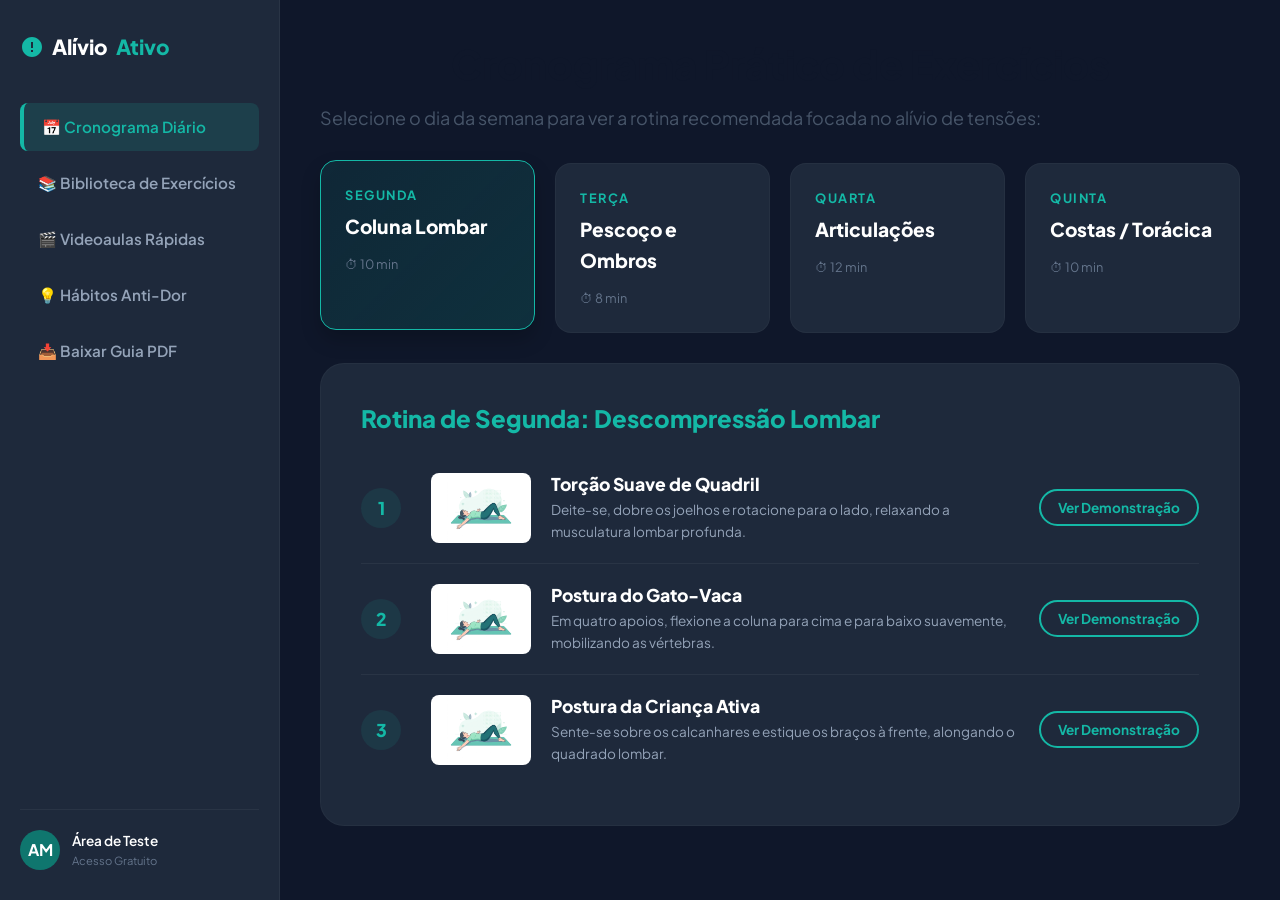
<file: area-membros.html>
<!DOCTYPE html>
<html lang="pt-BR">
<head>
  <meta charset="UTF-8">
  <meta name="viewport" content="width=device-width, initial-scale=1.0">
  <title>Área de Membros - Alívio Ativo</title>
  <link rel="stylesheet" href="style.css">
  <style>
    /* Members Area Custom Overrides */
    .dashboard-container {
      display: grid;
      grid-template-columns: 280px 1fr;
      min-height: 100vh;
      background: var(--color-bg-dark);
      color: #fff;
    }
    
    .sidebar {
      background: var(--color-bg-dark-accent);
      border-right: 1px solid rgba(255,255,255,0.05);
      padding: 30px 20px;
      display: flex;
      flex-direction: column;
      justify-content: space-between;
    }
    
    .sidebar-brand {
      font-size: 1.3rem;
      font-weight: 800;
      color: #fff;
      display: flex;
      align-items: center;
      gap: 8px;
      margin-bottom: 40px;
    }
    
    .sidebar-brand span {
      color: var(--color-primary-light);
    }
    
    .menu-list {
      list-style: none;
      display: flex;
      flex-direction: column;
      gap: 8px;
    }
    
    .menu-item-btn {
      width: 100%;
      background: transparent;
      border: none;
      color: #94a3b8;
      padding: 14px 18px;
      border-radius: var(--border-radius-sm);
      text-align: left;
      font-weight: 600;
      font-size: 0.95rem;
      cursor: pointer;
      display: flex;
      align-items: center;
      gap: 12px;
      transition: var(--transition-fast);
    }
    
    .menu-item-btn:hover, .menu-item-btn.active {
      color: #fff;
      background: rgba(20, 184, 166, 0.1);
    }
    
    .menu-item-btn.active {
      border-left: 4px solid var(--color-primary-light);
      background: rgba(20, 184, 166, 0.15);
      color: var(--color-primary-light);
    }
    
    .user-profile {
      border-top: 1px solid rgba(255,255,255,0.05);
      padding-top: 20px;
      display: flex;
      align-items: center;
      gap: 12px;
    }
    
    .user-avatar-small {
      width: 40px;
      height: 40px;
      border-radius: 50%;
      background: var(--color-primary);
      display: flex;
      align-items: center;
      justify-content: center;
      font-weight: 700;
      color: #fff;
    }
    
    .user-name {
      font-size: 0.85rem;
      font-weight: 600;
    }
    
    .user-role {
      font-size: 0.7rem;
      color: #64748b;
    }
    
    .main-content {
      padding: 40px;
      overflow-y: auto;
      height: 100vh;
    }
    
    .content-section {
      display: none;
      animation: fadeIn 0.4s ease forwards;
    }
    
    .content-section.active {
      display: block;
    }
    
    /* Program Tab Styles */
    .day-grid {
      display: grid;
      grid-template-columns: repeat(auto-fit, minmax(200px, 1fr));
      gap: 20px;
      margin-top: 30px;
    }
    
    .day-card {
      background: var(--color-bg-dark-accent);
      border-radius: var(--border-radius-md);
      padding: 24px;
      border: 1px solid rgba(255,255,255,0.03);
      cursor: pointer;
      transition: var(--transition-normal);
    }
    
    .day-card:hover, .day-card.active {
      border-color: var(--color-primary-light);
      transform: translateY(-3px);
      box-shadow: 0 10px 20px rgba(0,0,0,0.2);
    }
    
    .day-card.active {
      background: linear-gradient(135deg, rgba(20, 184, 166, 0.1) 0%, rgba(13, 148, 136, 0.2) 100%);
    }
    
    .day-title {
      font-size: 0.8rem;
      text-transform: uppercase;
      letter-spacing: 1.5px;
      color: var(--color-primary-light);
      font-weight: 700;
      margin-bottom: 6px;
    }
    
    .day-focus {
      font-size: 1.2rem;
      font-weight: 800;
      color: #fff;
      margin-bottom: 12px;
    }
    
    .day-duration {
      font-size: 0.8rem;
      color: #64748b;
      display: flex;
      align-items: center;
      gap: 4px;
    }
    
    .routine-viewer {
      margin-top: 30px;
      background: var(--color-bg-dark-accent);
      border-radius: var(--border-radius-lg);
      padding: 40px;
      border: 1px solid rgba(255,255,255,0.03);
    }
    
    .exercise-step {
      display: grid;
      grid-template-columns: 50px 100px 1fr 160px;
      gap: 20px;
      align-items: center;
      padding: 20px 0;
      border-bottom: 1px solid rgba(255,255,255,0.05);
    }
    
    .exercise-step:last-child {
      border-bottom: none;
    }
    
    .exercise-num {
      width: 40px;
      height: 40px;
      border-radius: 50%;
      background: rgba(20, 184, 166, 0.1);
      color: var(--color-primary-light);
      display: flex;
      align-items: center;
      justify-content: center;
      font-weight: 800;
      font-size: 1.1rem;
    }
    
    .exercise-info h4 {
      font-size: 1.1rem;
      color: #fff;
      margin-bottom: 4px;
    }
    
    .exercise-info p {
      font-size: 0.85rem;
      color: #94a3b8;
    }
    
    /* Checklist styles */
    .checklist-container {
      background: var(--color-bg-dark-accent);
      border-radius: var(--border-radius-lg);
      padding: 30px;
      margin-top: 24px;
      border: 1px solid rgba(255,255,255,0.03);
    }
    
    .checklist-progress-bar {
      height: 12px;
      background: #334155;
      border-radius: 6px;
      overflow: hidden;
      margin-bottom: 30px;
      position: relative;
    }
    
    .progress-fill {
      height: 100%;
      background: linear-gradient(90deg, var(--color-primary-light), var(--color-secondary));
      width: 0%;
      transition: width var(--transition-normal);
    }
    
    .checklist-item {
      display: flex;
      align-items: center;
      gap: 16px;
      padding: 16px 20px;
      background: rgba(255,255,255,0.02);
      border-radius: var(--border-radius-md);
      margin-bottom: 12px;
      border: 1px solid rgba(255,255,255,0.03);
      cursor: pointer;
      transition: var(--transition-fast);
    }
    
    .checklist-item:hover {
      background: rgba(255,255,255,0.04);
    }
    
    .checklist-checkbox {
      width: 24px;
      height: 24px;
      border-radius: 6px;
      border: 2px solid #64748b;
      display: flex;
      align-items: center;
      justify-content: center;
      font-weight: 700;
      color: transparent;
      transition: var(--transition-fast);
    }
    
    .checklist-item.checked .checklist-checkbox {
      background: var(--color-primary-light);
      border-color: var(--color-primary-light);
      color: #000;
    }
    
    .checklist-item.checked span {
      text-decoration: line-through;
      color: #64748b;
    }
    
    /* Responsive Media */
    @media (max-width: 768px) {
      .dashboard-container {
        grid-template-columns: 1fr;
      }
      .sidebar {
        padding: 20px;
        border-right: none;
        border-bottom: 1px solid rgba(255,255,255,0.05);
      }
      .sidebar-brand {
        margin-bottom: 20px;
      }
      .menu-list {
        flex-direction: row;
        overflow-x: auto;
        padding-bottom: 8px;
      }
      .menu-item-btn {
        white-space: nowrap;
        padding: 10px 14px;
      }
      .user-profile {
        display: none;
      }
      .main-content {
        padding: 20px;
        height: auto;
      }
      .exercise-step {
        grid-template-columns: 40px 80px 1fr;
        gap: 12px;
      }
      .exercise-step button {
        grid-column: span 3;
        margin-top: 10px;
      }
    }
    .btn-secondary.active-filter {
      background: var(--color-primary-light) !important;
      color: var(--color-bg-dark) !important;
      border-color: var(--color-primary-light) !important;
      font-weight: 700;
    }
    
    /* SVG Keyframe Animations */
    @keyframes neck-tilt-anim { 0%, 100% { transform: rotate(0deg); } 50% { transform: rotate(-22deg); } }
    @keyframes knees-twist-anim { 0%, 100% { transform: rotate(0deg); } 50% { transform: rotate(-20deg); } }
    @keyframes bridge-lift-anim { 0%, 100% { transform: translateY(0); } 50% { transform: translateY(-16px); } }
    @keyframes spine-arch-anim { 0%, 100% { d: path("M35 55 Q50 35 65 55"); } 50% { d: path("M35 55 Q50 68 65 55"); } }
    @keyframes kneetochest-anim { 0%, 100% { transform: scaleX(1); } 50% { transform: scaleX(0.7) translateX(-10px); } }
    @keyframes legraise-anim { 0%, 100% { transform: rotate(0deg); } 50% { transform: rotate(-35deg); } }
    @keyframes childpose-anim { 0%, 100% { transform: scaleX(1) translateX(0); } 50% { transform: scaleX(0.6) translateX(-20px); } }
    @keyframes birddogarm-anim { 0%, 100% { transform: rotate(15deg); } 50% { transform: rotate(-5deg); } }
    @keyframes birddogleg-anim { 0%, 100% { transform: rotate(-15deg); } 50% { transform: rotate(5deg); } }
    @keyframes cobra-anim { 0%, 100% { transform: rotate(0deg); } 50% { transform: rotate(-15deg); } }
    @keyframes superman-anim { 0%, 100% { transform: translateY(0) rotate(0deg); } 50% { transform: translateY(-8px) rotate(-5deg); } }
    @keyframes chairarch-anim { 0%, 100% { transform: rotate(0deg); } 50% { transform: rotate(-18deg); } }
    @keyframes forwardfold-anim { 0%, 100% { transform: rotate(0deg); } 50% { transform: rotate(70deg); } }
    @keyframes wallsit-anim { 0%, 100% { transform: translateY(0); } 50% { transform: translateY(12px); } }
    @keyframes standingstretch-anim { 0%, 100% { transform: rotate(0deg); } 50% { transform: rotate(-12deg); } }
    @keyframes lunge-stretch-anim { 0%, 100% { transform: translateX(0); } 50% { transform: translateX(10px); } }
    @keyframes hamstring-stretch-anim { 0%, 100% { transform: rotate(0deg); } 50% { transform: rotate(20deg); } }
    @keyframes calf-stretch-anim { 0%, 100% { transform: translateX(0); } 50% { transform: translateX(8px); } }
    @keyframes leg-abduction-anim { 0%, 100% { transform: rotate(0deg); } 50% { transform: rotate(-30deg); } }
    @keyframes butterfly-anim { 0%, 100% { transform: scaleY(1); } 50% { transform: scaleY(0.7); } }
    @keyframes wall-w-anim { 0%, 100% { transform: translateY(0); } 50% { transform: translateY(-15px); } }
    @keyframes shoulder-roll-anim { 0%, 100% { transform: rotate(0deg); } 50% { transform: rotate(360deg); } }
    @keyframes thread-needle-anim { 0%, 100% { transform: translateX(0); } 50% { transform: translateX(-15px); } }
    @keyframes wrist-stretch-anim { 0%, 100% { transform: rotate(0deg); } 50% { transform: rotate(-15deg); } }

    /* Pause all animations by default to save CPU */
    .svg-anim-head, .svg-anim-knees, .svg-anim-bridge, .svg-anim-spine, 
    .svg-anim-kneetochest, .svg-anim-legraise, .svg-anim-childpose, 
    .svg-anim-birddogarm, .svg-anim-birddogleg, .svg-anim-cobra, 
    .svg-anim-superman, .svg-anim-chairarch, .svg-anim-forwardfold, 
    .svg-anim-wallsit, .svg-anim-standingstretch, .svg-anim-lunge,
    .svg-anim-hamstring, .svg-anim-calf, .svg-anim-abduction,
    .svg-anim-butterfly, .svg-anim-wallw, .svg-anim-shoulderroll,
    .svg-anim-threadneedle, .svg-anim-wrist {
      animation-play-state: paused;
    }

    /* Hover triggers to start animation play-state */
    .day-card:hover .svg-anim-head, .exercise-step:hover .svg-anim-head { animation: neck-tilt-anim 3s infinite ease-in-out; animation-play-state: running; }
    .day-card:hover .svg-anim-knees, .exercise-step:hover .svg-anim-knees { animation: knees-twist-anim 3s infinite ease-in-out; animation-play-state: running; }
    .day-card:hover .svg-anim-bridge, .exercise-step:hover .svg-anim-bridge { animation: bridge-lift-anim 2.5s infinite ease-in-out; animation-play-state: running; }
    .day-card:hover .svg-anim-spine, .exercise-step:hover .svg-anim-spine { animation: spine-arch-anim 3s infinite ease-in-out; animation-play-state: running; }
    .day-card:hover .svg-anim-kneetochest, .exercise-step:hover .svg-anim-kneetochest { animation: kneetochest-anim 3s infinite ease-in-out; animation-play-state: running; }
    .day-card:hover .svg-anim-legraise, .exercise-step:hover .svg-anim-legraise { animation: legraise-anim 2.5s infinite ease-in-out; animation-play-state: running; }
    .day-card:hover .svg-anim-childpose, .exercise-step:hover .svg-anim-childpose { animation: childpose-anim 3s infinite ease-in-out; animation-play-state: running; }
    .day-card:hover .svg-anim-birddogarm, .exercise-step:hover .svg-anim-birddogarm { animation: birddogarm-anim 2.5s infinite ease-in-out; animation-play-state: running; }
    .day-card:hover .svg-anim-birddogleg, .exercise-step:hover .svg-anim-birddogleg { animation: birddogleg-anim 2.5s infinite ease-in-out; animation-play-state: running; }
    .day-card:hover .svg-anim-cobra, .exercise-step:hover .svg-anim-cobra { animation: cobra-anim 3s infinite ease-in-out; animation-play-state: running; }
    .day-card:hover .svg-anim-superman, .exercise-step:hover .svg-anim-superman { animation: superman-anim 2.5s infinite ease-in-out; animation-play-state: running; }
    .day-card:hover .svg-anim-chairarch, .exercise-step:hover .svg-anim-chairarch { animation: chairarch-anim 3s infinite ease-in-out; animation-play-state: running; }
    .day-card:hover .svg-anim-forwardfold, .exercise-step:hover .svg-anim-forwardfold { animation: forwardfold-anim 3s infinite ease-in-out; animation-play-state: running; }
    .day-card:hover .svg-anim-wallsit, .exercise-step:hover .svg-anim-wallsit { animation: wallsit-anim 2.5s infinite ease-in-out; animation-play-state: running; }
    .day-card:hover .svg-anim-standingstretch, .exercise-step:hover .svg-anim-standingstretch { animation: standingstretch-anim 3s infinite ease-in-out; animation-play-state: running; }
    .day-card:hover .svg-anim-lunge, .exercise-step:hover .svg-anim-lunge { animation: lunge-stretch-anim 2.5s infinite ease-in-out; animation-play-state: running; }
    .day-card:hover .svg-anim-hamstring, .exercise-step:hover .svg-anim-hamstring { animation: hamstring-stretch-anim 3s infinite ease-in-out; animation-play-state: running; }
    .day-card:hover .svg-anim-calf, .exercise-step:hover .svg-anim-calf { animation: calf-stretch-anim 2.5s infinite ease-in-out; animation-play-state: running; }
    .day-card:hover .svg-anim-abduction, .exercise-step:hover .svg-anim-abduction { animation: leg-abduction-anim 2.5s infinite ease-in-out; animation-play-state: running; }
    .day-card:hover .svg-anim-butterfly, .exercise-step:hover .svg-anim-butterfly { animation: butterfly-anim 1.5s infinite ease-in-out; animation-play-state: running; }
    .day-card:hover .svg-anim-wallw, .exercise-step:hover .svg-anim-wallw { animation: wall-w-anim 3s infinite ease-in-out; animation-play-state: running; }
    .day-card:hover .svg-anim-shoulderroll, .exercise-step:hover .svg-anim-shoulderroll { animation: shoulder-roll-anim 4s infinite linear; animation-play-state: running; }
    .day-card:hover .svg-anim-threadneedle, .exercise-step:hover .svg-anim-threadneedle { animation: thread-needle-anim 3s infinite ease-in-out; animation-play-state: running; }
    .day-card:hover .svg-anim-wrist, .exercise-step:hover .svg-anim-wrist { animation: wrist-stretch-anim 2s infinite ease-in-out; animation-play-state: running; }

    /* Modal Player auto-play rules */
    #modal-video-anim-container .svg-anim-head { animation: neck-tilt-anim 3s infinite ease-in-out; animation-play-state: running; }
    #modal-video-anim-container .svg-anim-knees { animation: knees-twist-anim 3s infinite ease-in-out; animation-play-state: running; }
    #modal-video-anim-container .svg-anim-bridge { animation: bridge-lift-anim 2.5s infinite ease-in-out; animation-play-state: running; }
    #modal-video-anim-container .svg-anim-spine { animation: spine-arch-anim 3s infinite ease-in-out; animation-play-state: running; }
    #modal-video-anim-container .svg-anim-kneetochest { animation: kneetochest-anim 3s infinite ease-in-out; animation-play-state: running; }
    #modal-video-anim-container .svg-anim-legraise { animation: legraise-anim 2.5s infinite ease-in-out; animation-play-state: running; }
    #modal-video-anim-container .svg-anim-childpose { animation: childpose-anim 3s infinite ease-in-out; animation-play-state: running; }
    #modal-video-anim-container .svg-anim-birddogarm { animation: birddogarm-anim 2.5s infinite ease-in-out; animation-play-state: running; }
    #modal-video-anim-container .svg-anim-birddogleg { animation: birddogleg-anim 2.5s infinite ease-in-out; animation-play-state: running; }
    #modal-video-anim-container .svg-anim-cobra { animation: cobra-anim 3s infinite ease-in-out; animation-play-state: running; }
    #modal-video-anim-container .svg-anim-superman { animation: superman-anim 2.5s infinite ease-in-out; animation-play-state: running; }
    #modal-video-anim-container .svg-anim-chairarch { animation: chairarch-anim 3s infinite ease-in-out; animation-play-state: running; }
    #modal-video-anim-container .svg-anim-forwardfold { animation: forwardfold-anim 3s infinite ease-in-out; animation-play-state: running; }
    #modal-video-anim-container .svg-anim-wallsit { animation: wallsit-anim 2.5s infinite ease-in-out; animation-play-state: running; }
    #modal-video-anim-container .svg-anim-standingstretch { animation: standingstretch-anim 3s infinite ease-in-out; animation-play-state: running; }
    #modal-video-anim-container .svg-anim-lunge { animation: lunge-stretch-anim 2.5s infinite ease-in-out; animation-play-state: running; }
    #modal-video-anim-container .svg-anim-hamstring { animation: hamstring-stretch-anim 3s infinite ease-in-out; animation-play-state: running; }
    #modal-video-anim-container .svg-anim-calf { animation: calf-stretch-anim 2.5s infinite ease-in-out; animation-play-state: running; }
    #modal-video-anim-container .svg-anim-abduction { animation: leg-abduction-anim 2.5s infinite ease-in-out; animation-play-state: running; }
    #modal-video-anim-container .svg-anim-butterfly { animation: butterfly-anim 1.5s infinite ease-in-out; animation-play-state: running; }
    #modal-video-anim-container .svg-anim-wallw { animation: wall-w-anim 3s infinite ease-in-out; animation-play-state: running; }
    #modal-video-anim-container .svg-anim-shoulderroll { animation: shoulder-roll-anim 4s infinite linear; animation-play-state: running; }
    #modal-video-anim-container .svg-anim-threadneedle { animation: thread-needle-anim 3s infinite ease-in-out; animation-play-state: running; }
    #modal-video-anim-container .svg-anim-wrist { animation: wrist-stretch-anim 2s infinite ease-in-out; animation-play-state: running; }
  </style>
</head>
<body>

  <div class="dashboard-container">
    
    <!-- Sidebar Navigation -->
    <aside class="sidebar">
      <div>
        <div class="sidebar-brand">
          <svg width="24" height="24" viewBox="0 0 24 24" fill="none" xmlns="http://www.w3.org/2000/svg">
            <path d="M12 2C6.48 2 2 6.48 2 12C2 17.52 6.48 22 12 22C17.52 22 22 17.52 22 12C22 6.48 17.52 2 12 2ZM13 17H11V15H13V17ZM13 13H11V7H13V13Z" fill="var(--color-primary-light)"/>
          </svg>
          Alívio<span>Ativo</span>
        </div>
        
        <ul class="menu-list">
          <li>
            <button class="menu-item-btn active" id="menu-cronograma" onclick="switchSection('cronograma')">
              📅 Cronograma Diário
            </button>
          </li>
          <li>
            <button class="menu-item-btn" id="menu-biblioteca" onclick="switchSection('biblioteca')">
              📚 Biblioteca de Exercícios
            </button>
          </li>
          <li>
            <button class="menu-item-btn" id="menu-videos" onclick="switchSection('videos')">
              🎬 Videoaulas Rápidas
            </button>
          </li>
          <li>
            <button class="menu-item-btn" id="menu-habitos" onclick="switchSection('habitos')">
              💡 Hábitos Anti-Dor
            </button>
          </li>
          <li>
            <button class="menu-item-btn" id="menu-download" onclick="switchSection('download')">
              📥 Baixar Guia PDF
            </button>
          </li>
        </ul>
      </div>
      
      <div class="user-profile">
        <div class="user-avatar-small">AM</div>
        <div>
          <div class="user-name">Área de Teste</div>
          <div class="user-role">Acesso Gratuito</div>
        </div>
      </div>
    </aside>
    
    <!-- Main Content Area -->
    <main class="main-content">
      
      <!-- Section: Cronograma -->
      <section class="content-section active" id="sec-cronograma">
        <h2>Cronograma Prático de Exercícios</h2>
        <p>Selecione o dia da semana para ver a rotina recomendada focada no alívio de tensões:</p>
        
        <div class="day-grid">
          <div class="day-card active" id="day-seg" onclick="selectDay('seg')">
            <div class="day-title">Segunda</div>
            <div class="day-focus">Coluna Lombar</div>
            <div class="day-duration">⏱ 10 min</div>
          </div>
          <div class="day-card" id="day-ter" onclick="selectDay('ter')">
            <div class="day-title">Terça</div>
            <div class="day-focus">Pescoço e Ombros</div>
            <div class="day-duration">⏱ 8 min</div>
          </div>
          <div class="day-card" id="day-qua" onclick="selectDay('qua')">
            <div class="day-title">Quarta</div>
            <div class="day-focus">Articulações</div>
            <div class="day-duration">⏱ 12 min</div>
          </div>
          <div class="day-card" id="day-qui" onclick="selectDay('qui')">
            <div class="day-title">Quinta</div>
            <div class="day-focus">Costas / Torácica</div>
            <div class="day-duration">⏱ 10 min</div>
          </div>
        </div>
        
        <div class="routine-viewer" id="routine-details">
          <!-- Monday (default) details -->
          <h3 style="margin-bottom: 20px; color: var(--color-primary-light);" id="routine-day-name">Rotina de Segunda: Descompressão Lombar</h3>
          
          <div class="exercises-list" id="routine-exercises">
            <div class="exercise-step">
              <div class="exercise-num">1</div>
              <div class="exercise-img-wrapper" style="width: 100px; height: 70px; border-radius: var(--border-radius-sm); overflow: hidden; border: 1px solid rgba(255,255,255,0.08); background: #fff; display: flex; align-items: center; justify-content: center; flex-shrink: 0;">
                <img src="exercise_lombar.png" alt="Torção Suave de Quadril" style="width: 100%; height: 100%; object-fit: contain;">
              </div>
              <div class="exercise-info">
                <h4>Torção Suave de Quadril</h4>
                <p>Deite-se, dobre os joelhos e rotacione para o lado, relaxando a musculatura lombar profunda.</p>
              </div>
              <button onclick="previewExercise('Torção de Quadril', '45')" class="btn-secondary" style="font-size: 0.85rem; padding: 8px 16px; width: 100%;">Ver Demonstração</button>
            </div>
            
            <div class="exercise-step">
              <div class="exercise-num">2</div>
              <div class="exercise-img-wrapper" style="width: 100px; height: 70px; border-radius: var(--border-radius-sm); overflow: hidden; border: 1px solid rgba(255,255,255,0.08); background: #fff; display: flex; align-items: center; justify-content: center; flex-shrink: 0;">
                <img src="exercise_lombar.png" alt="Postura do Gato-Vaca" style="width: 100%; height: 100%; object-fit: contain;">
              </div>
              <div class="exercise-info">
                <h4>Postura do Gato-Vaca</h4>
                <p>Em quatro apoios, flexione a coluna para cima e para baixo suavemente, mobilizando as vértebras.</p>
              </div>
              <button onclick="previewExercise('Gato-Vaca', '60')" class="btn-secondary" style="font-size: 0.85rem; padding: 8px 16px; width: 100%;">Ver Demonstração</button>
            </div>
            
            <div class="exercise-step">
              <div class="exercise-num">3</div>
              <div class="exercise-img-wrapper" style="width: 100px; height: 70px; border-radius: var(--border-radius-sm); overflow: hidden; border: 1px solid rgba(255,255,255,0.08); background: #fff; display: flex; align-items: center; justify-content: center; flex-shrink: 0;">
                <img src="exercise_lombar.png" alt="Postura da Criança Ativa" style="width: 100%; height: 100%; object-fit: contain;">
              </div>
              <div class="exercise-info">
                <h4>Postura da Criança Ativa</h4>
                <p>Sente-se sobre os calcanhares e estique os braços à frente, alongando o quadrado lombar.</p>
              </div>
              <button onclick="previewExercise('Postura da Criança', '50')" class="btn-secondary" style="font-size: 0.85rem; padding: 8px 16px; width: 100%;">Ver Demonstração</button>
            </div>
          </div>
        </div>
      </section>

      <!-- Section: Biblioteca (50 Exercicios) -->
      <section class="content-section" id="sec-biblioteca">
        <div style="display: flex; justify-content: space-between; align-items: center; flex-wrap: wrap; gap: 15px; margin-bottom: 25px;">
          <div>
            <h2 style="text-align: left; margin-bottom: 8px;">Biblioteca Anti-Dor (50 Exercícios)</h2>
            <p style="color: #94a3b8;">Guia visual completo de movimentos classificados por grupo muscular para alívio imediato:</p>
          </div>
          
          <!-- Category Filters -->
          <div style="display: flex; gap: 8px; flex-wrap: wrap;">
            <button onclick="filterLibrary('todos')" class="btn-secondary active-filter" id="filter-todos" style="font-size: 0.8rem; padding: 8px 16px; cursor: pointer; border-radius: var(--border-radius-sm);">Todos</button>
            <button onclick="filterLibrary('lombar')" class="btn-secondary" id="filter-lombar" style="font-size: 0.8rem; padding: 8px 16px; cursor: pointer; border-radius: var(--border-radius-sm);">Lombar & Coluna</button>
            <button onclick="filterLibrary('pescoco')" class="btn-secondary" id="filter-pescoco" style="font-size: 0.8rem; padding: 8px 16px; cursor: pointer; border-radius: var(--border-radius-sm);">Pescoço & Ombros</button>
            <button onclick="filterLibrary('articulacao')" class="btn-secondary" id="filter-articulacao" style="font-size: 0.8rem; padding: 8px 16px; cursor: pointer; border-radius: var(--border-radius-sm);">Articulações & Joelhos</button>
            <button onclick="filterLibrary('postura')" class="btn-secondary" id="filter-postura" style="font-size: 0.8rem; padding: 8px 16px; cursor: pointer; border-radius: var(--border-radius-sm);">Postura Geral</button>
          </div>
        </div>
        
        <!-- Exercises Library Grid -->
        <div id="library-grid" style="display: grid; grid-template-columns: repeat(auto-fill, minmax(280px, 1fr)); gap: 20px;">
          <!-- Generated dynamically via JS -->
        </div>
      </section>
      
      <!-- Section: Videos -->
      <section class="content-section" id="sec-videos">
        <h2>Videoaulas de Demonstração</h2>
        <p>Abaixo estão as demonstrações de postura para que você execute os movimentos de forma correta e sem riscos.</p>
        
        <div class="day-grid" style="grid-template-columns: repeat(auto-fit, minmax(280px, 1fr));">
          <div class="day-card" onclick="previewExercise('Alinhamento Cervical Avançado', '60')">
            <div style="background:#0f172a; height: 140px; border-radius: var(--border-radius-sm); display: flex; align-items: center; justify-content: center; margin-bottom: 12px; border: 1px solid rgba(255,255,255,0.05);">
              🎬 Assistir Prévia
            </div>
            <div class="day-focus">Ajuste e Alinhamento Cervical</div>
            <p style="font-size: 0.85rem; color: #64748b;">Elimine a tensão acumulada na base da nuca e trapézios.</p>
          </div>
          
          <div class="day-card" onclick="previewExercise('Mobilidade de Quadril e Lombar', '90')">
            <div style="background:#0f172a; height: 140px; border-radius: var(--border-radius-sm); display: flex; align-items: center; justify-content: center; margin-bottom: 12px; border: 1px solid rgba(255,255,255,0.05);">
              🎬 Assistir Prévia
            </div>
            <div class="day-focus">Abertura de Quadril & Psoas</div>
            <p style="font-size: 0.85rem; color: #64748b;">A raiz secreta de muitas dores nas costas baixas.</p>
          </div>
        </div>
      </section>
      
      <!-- Section: Habitos -->
      <section class="content-section" id="sec-habitos">
        <h2>Painel de Hábitos Saudáveis</h2>
        <p>Ajuste suas práticas diárias para evitar que a dor retorne. Marque os hábitos concluídos para acompanhar sua pontuação de bem-estar:</p>
        
        <div class="checklist-container">
          <div style="display:flex; justify-content:space-between; margin-bottom: 10px;">
            <span>Pontuação de Hábitos Posturais</span>
            <span id="progress-percentage">0% concluído</span>
          </div>
          <div class="checklist-progress-bar">
            <div class="progress-fill" id="progress-fill"></div>
          </div>
          
          <div class="checklist-item" onclick="toggleHabit(this)">
            <div class="checklist-checkbox">✓</div>
            <span>Beber 2.5L de água para hidratar os discos intervertebrais</span>
          </div>
          
          <div class="checklist-item" onclick="toggleHabit(this)">
            <div class="checklist-checkbox">✓</div>
            <span>Fazer pausa ativa de 2 minutos para alongar a cada 2h de trabalho</span>
          </div>
          
          <div class="checklist-item" onclick="toggleHabit(this)">
            <div class="checklist-checkbox">✓</div>
            <span>Ajustar a altura da tela do computador para evitar inclinação do pescoço</span>
          </div>
          
          <div class="checklist-item" onclick="toggleHabit(this)">
            <div class="checklist-checkbox">✓</div>
            <span>Dormir de lado com um travesseiro leve apoiando os joelhos</span>
          </div>
        </div>
      </section>
      
      <!-- Section: Download -->
      <section class="content-section" id="sec-download">
        <h2>Download do Material de Apoio</h2>
        <p>Baixe o arquivo PDF completo para ler no celular mesmo quando estiver sem internet.</p>
        
        <div style="background: var(--color-bg-dark-accent); border-radius: var(--border-radius-lg); padding: 40px; text-align: center; border: 1px solid rgba(255,255,255,0.03); margin-top: 30px;">
          <div style="font-size: 4rem; margin-bottom: 20px;">📄</div>
          <h3>Manual Completo Alívio Ativo (PDF)</h3>
          <p style="margin-bottom: 30px; max-width: 500px; margin-left: auto; margin-right: auto;">Contém todas as fotos demonstrativas de postura, tabelas de exercícios e o diário de hábitos para impressão rápida.</p>
          <a href="manual.html" target="_blank" class="btn-primary">Acessar e Baixar Manual (PDF)</a>
        </div>
      </section>
      
    </main>
  </div>

  <!-- EXERCISE MODAL POPUP (REUSED FROM LANDING) -->
  <div class="checkout-modal" id="video-modal">
    <div class="checkout-card" style="max-width: 650px; padding: 30px; background: #fff; color: var(--color-text-dark);">
      <button class="checkout-close" onclick="closeVideoModal()">&times;</button>
      <div class="checkout-header" style="text-align: left; margin-bottom: 20px;">
        <span class="badge-green" style="margin-bottom: 8px;">Demonstração de Postura</span>
        <h3 id="modal-video-title" style="font-size: 1.35rem; color: var(--color-text-dark);">Exercício</h3>
      </div>
      
      <div style="background: #0f172a; border-radius: var(--border-radius-md); overflow: hidden; aspect-ratio: 16/9; position: relative; display: flex; flex-direction: column; justify-content: space-between; border: 1px solid rgba(255,255,255,0.05);">
        <!-- Exercise Animation Container Preview -->
        <div id="modal-video-anim-container" style="position: absolute; top:0; left:0; width:100%; height:100%; opacity: 0.25; z-index: 0; pointer-events: none; display: flex; align-items: center; justify-content: center; padding: 40px;"></div>
        
        <div style="flex: 1; display: flex; flex-direction: column; justify-content: center; align-items: center; padding: 20px; color: #fff; z-index: 1; position: relative;">
          <div style="border: 2px dashed rgba(20, 184, 166, 0.4); width: 80px; height: 80px; border-radius: 50%; display: flex; align-items: center; justify-content: center; animation: pulse-slow 3s infinite ease-in-out; margin-bottom: 12px; background: rgba(15, 23, 42, 0.6);">
            <svg width="36" height="36" viewBox="0 0 24 24" fill="var(--color-primary-light)" xmlns="http://www.w3.org/2000/svg">
              <path d="M12 2C6.48 2 2 6.48 2 12C2 17.52 6.48 22 12 22C17.52 22 22 17.52 22 12C22 6.48 17.52 2 12 2ZM11 16H9V8H11V16ZM15 16H13V8H15V16Z"/>
            </svg>
          </div>
          <span id="modal-video-exercise-name" style="font-size: 1rem; font-weight: 700; color: #f8fafc; text-shadow: 0 2px 4px rgba(0,0,0,0.8); text-align: center;">Instruções na tela...</span>
          <span style="font-size: 0.8rem; color: var(--color-primary-light); margin-top: 4px; font-weight: 700; text-shadow: 0 1px 3px rgba(0,0,0,0.8);">Executar por: <span id="timer">45</span>s restantes</span>
        </div>
        
        <div style="background: rgba(15, 23, 42, 0.95); padding: 12px 20px; display: flex; align-items: center; justify-content: space-between; border-top: 1px solid rgba(255,255,255,0.1); font-size: 0.8rem; color: #94a3b8;">
          <div style="display: flex; align-items: center; gap: 15px;">
            <span style="color: var(--color-primary-light); font-weight: 700;">REPRODUZINDO</span>
            <span>00:10 / 01:30</span>
          </div>
          <div style="flex: 1; margin: 0 20px; height: 6px; background: #334155; border-radius: 3px; position: relative; overflow: hidden;">
            <div id="video-progress" style="position: absolute; top:0; left:0; height: 100%; width: 12.5%; background: var(--color-primary-light);"></div>
          </div>
          <span>Qualidade: 1080p HD</span>
        </div>
      </div>
      
      <div style="margin-top: 20px;">
        <h4 style="font-size: 1rem; color: var(--color-text-dark); margin-bottom: 8px;">Dica do Fisioterapeuta:</h4>
        <p style="font-size: 0.85rem; color: var(--color-text-muted);">Mantenha respirações ritmadas pelo nariz. Nunca force a amplitude de movimento até sentir pontadas de dor aguda. Respeite as limitações do seu corpo.</p>
      </div>
    </div>
  </div>

  <script>
    // Switch Side Menu Sections
    function switchSection(sectionId) {
      // 1. Update menu active state
      const menuBtns = document.querySelectorAll('.menu-item-btn');
      menuBtns.forEach(btn => btn.classList.remove('active'));
      document.getElementById('menu-' + sectionId).classList.add('active');
      
      // 2. Hide and show sections
      const sections = document.querySelectorAll('.content-section');
      sections.forEach(sec => sec.classList.remove('active'));
      document.getElementById('sec-' + sectionId).classList.add('active');
    }

    // Cronograma: Day Switching
    const dayData = {
      seg: {
        title: "Rotina de Segunda: Descompressão Lombar",
        exercises: [
          { num: 1, name: "Torção Suave de Quadril", desc: "Deite-se, dobre os joelhos e rotacione para o lado, relaxando a musculatura lombar profunda.", time: "45" },
          { num: 2, name: "Postura do Gato e Vaca", desc: "Em quatro apoios, flexione a coluna para cima e para baixo suavemente, mobilizando as vértebras.", time: "60" },
          { num: 3, name: "Postura da Criança Ativa", desc: "Sente-se sobre os calcanhares e estique os braços à frente, alongando o quadrado lombar.", time: "50" }
        ]
      },
      ter: {
        title: "Rotina de Terça: Liberação Cervical e Trapézios",
        exercises: [
          { num: 1, name: "Liberação Ocipital Manual", desc: "Use a ponta dos dedos para massagear suavemente os músculos na base do crânio.", time: "60" },
          { num: 2, name: "Alongamento Lateral de Pescoço", desc: "Incline o pescoço lateralmente apoiando com a mão de forma leve. Sem puxar com força.", time: "45" },
          { num: 3, name: "Rotações Controladas de Ombros", desc: "Faça movimentos circulares amplos com os ombros para relaxar a articulação clavicular.", time: "30" }
        ]
      },
      qua: {
        title: "Rotina de Quarta: Fortalecimento Suave e Articulações",
        exercises: [
          { num: 1, name: "Ponte Pélvica Isométrica", desc: "Deitado, levante o quadril contraindo os glúteos para fortalecer o core e aliviar joelhos.", time: "45" },
          { num: 2, name: "Isometria de Parede (Wall Sit)", desc: "Apoie as costas na parede e agache ligeiramente por breves segundos para fortalecer quadríceps.", time: "30" },
          { num: 3, name: "Alongamento do Flexor do Quadril", desc: "Dê um passo longo à frente flexionando o joelho de trás, liberando a pelve travada.", time: "45" }
        ]
      },
      qui: {
        title: "Rotina de Quinta: Alinhamento Torácico e Postural",
        exercises: [
          { num: 1, name: "Abertura de Peitoral na Parede", desc: "Apoie o antebraço na parede e gire o tronco opostamente para alongar peitoral e escápulas.", time: "45" },
          { num: 2, name: "Extensão Torácica na Cadeira", desc: "Sentado, apoie a parte média das costas no encosto e estenda o tronco olhando para cima.", time: "45" },
          { num: 3, name: "Extensão de Cobra Suave", desc: "Deitado de bruços, apoie-se nos cotovelos e eleve levemente o queixo alongando o abdômen.", time: "30" }
        ]
      }
    };

    function getExerciseSVG(exerciseName, category, id) {
      const nameLower = exerciseName.toLowerCase();
      let bodyType = 'standing';
      let animType = 'stretch';
      
      // Resolve ID using normalized name matching if it is not supplied directly
      if (!id) {
        const cleanName = exerciseName.toLowerCase().replace(/[^a-z0-9]/g, '');
        for (let i = 0; i < libraryData.length; i++) {
          const libName = libraryData[i].name.toLowerCase().replace(/[^a-z0-9]/g, '');
          if (libName.indexOf(cleanName) !== -1 || cleanName.indexOf(libName) !== -1) {
            id = libraryData[i].id;
            break;
          }
        }
      }
      
      // Fallback to default ID if still missing
      if (!id) id = 1;

      switch(id) {
        // LOMBAR
        case 1: bodyType = 'lying-back'; animType = 'twist'; break;
        case 2: bodyType = 'quadruped'; animType = 'cat-cow'; break;
        case 3: bodyType = 'quadruped'; animType = 'child-pose'; break;
        case 4: bodyType = 'lying-belly'; animType = 'cobra'; break;
        case 5: bodyType = 'lying-belly'; animType = 'superman'; break;
        case 6: bodyType = 'lying-back'; animType = 'knee-to-chest'; break;
        case 7: bodyType = 'lying-back'; animType = 'knee-to-chest'; break;
        case 8: bodyType = 'lying-back'; animType = 'pelvic-tilt'; break;
        case 9: bodyType = 'seated'; animType = 'twist'; break;
        case 10: bodyType = 'quadruped'; animType = 'bird-dog'; break;
        case 11: bodyType = 'seated'; animType = 'side-bend'; break;
        case 12: bodyType = 'lying-back'; animType = 'twist'; break;
        case 13: bodyType = 'lying-belly'; animType = 'sphinx'; break;
        case 14: bodyType = 'lying-back'; animType = 'twist'; break;
        case 15: bodyType = 'lying-back'; animType = 'legs-up-wall'; break;
        // CERVICAL
        case 16: bodyType = 'seated'; animType = 'neck-tilt'; break;
        case 17: bodyType = 'seated'; animType = 'neck-massage'; break;
        case 18: bodyType = 'seated'; animType = 'neck-retraction'; break;
        case 19: bodyType = 'seated'; animType = 'chair-arch'; break;
        case 20: bodyType = 'seated'; animType = 'neck-tilt-diag'; break;
        case 21: bodyType = 'standing'; animType = 'wall-chest-stretch'; break;
        case 22: bodyType = 'standing'; animType = 'shoulder-roll'; break;
        case 23: bodyType = 'standing'; animType = 'shoulder-shrug'; break;
        case 24: bodyType = 'seated'; animType = 'neck-flexion'; break;
        case 25: bodyType = 'seated'; animType = 'towel-neck-stretch'; break;
        case 26: bodyType = 'quadruped'; animType = 'thread-needle'; break;
        case 27: bodyType = 'lying-belly'; animType = 'y-raise'; break;
        case 28: bodyType = 'standing'; animType = 'back-hug'; break;
        case 29: bodyType = 'standing'; animType = 'triceps-stretch'; break;
        case 30: bodyType = 'seated'; animType = 'neck-rotation'; break;
        // JOELHOS
        case 31: bodyType = 'lying-back'; animType = 'bridge'; break;
        case 32: bodyType = 'standing'; animType = 'wall-sit'; break;
        case 33: bodyType = 'standing'; animType = 'lunge-stretch'; break;
        case 34: bodyType = 'standing'; animType = 'hamstring-stretch'; break;
        case 35: bodyType = 'standing'; animType = 'calf-stretch'; break;
        case 36: bodyType = 'lying-side'; animType = 'leg-abduction'; break;
        case 37: bodyType = 'lying-back'; animType = 'straight-leg-raise'; break;
        case 38: bodyType = 'standing'; animType = 'ankle-mobility'; break;
        case 39: bodyType = 'lying-belly'; animType = 'frog-stretch'; break;
        case 40: bodyType = 'standing'; animType = 'quad-stretch'; break;
        // POSTURA
        case 41: bodyType = 'standing'; animType = 'forward-fold'; break;
        case 42: bodyType = 'standing'; animType = 'warrior'; break;
        case 43: bodyType = 'seated'; animType = 'butterfly'; break;
        case 44: bodyType = 'quadruped'; animType = 'thoracic-rotation'; break;
        case 45: bodyType = 'standing'; animType = 'side-bend'; break;
        case 46: bodyType = 'standing'; animType = 'standing-backbend'; break;
        case 47: bodyType = 'lying-back'; animType = 'roller-decompression'; break;
        case 48: bodyType = 'standing'; animType = 'wrist-stretch'; break;
        case 49: bodyType = 'seated'; animType = 'arm-back-stretch'; break;
        case 50: bodyType = 'standing'; animType = 'wall-w-stretch'; break;
      }

      // 1. Lying Back templates
      if (bodyType === 'lying-back') {
        if (animType === 'bridge') {
          return `
            <svg viewBox="0 0 100 100" style="width: 100%; height: 100%;">
              <line x1="10" y1="80" x2="90" y2="80" stroke="var(--color-primary)" stroke-width="3" />
              <circle cx="25" cy="74" r="6" fill="#94a3b8" />
              <g class="svg-anim-bridge" style="transform-origin: 25px 74px;">
                <line x1="31" y1="74" x2="60" y2="74" stroke="var(--color-primary-light)" stroke-width="8" stroke-linecap="round" />
                <line x1="60" y1="74" x2="72" y2="80" stroke="#cbd5e1" stroke-width="6" stroke-linecap="round" />
              </g>
            </svg>
          `;
        }
        if (animType === 'twist') {
          return `
            <svg viewBox="0 0 100 100" style="width: 100%; height: 100%;">
              <line x1="10" y1="80" x2="90" y2="80" stroke="var(--color-primary)" stroke-width="3" />
              <circle cx="20" cy="75" r="6" fill="#94a3b8" />
              <line x1="26" y1="75" x2="60" y2="75" stroke="#cbd5e1" stroke-width="8" stroke-linecap="round" />
              <path class="svg-anim-knees" d="M55 75 L70 55 L82 75" fill="none" stroke="var(--color-primary-light)" stroke-width="6" stroke-linecap="round" style="transform-origin: 55px 75px;" />
            </svg>
          `;
        }
        if (animType === 'knee-to-chest') {
          return `
            <svg viewBox="0 0 100 100" style="width: 100%; height: 100%;">
              <line x1="10" y1="80" x2="90" y2="80" stroke="var(--color-primary)" stroke-width="3" />
              <circle cx="20" cy="74" r="6" fill="#94a3b8" />
              <line x1="26" y1="74" x2="52" y2="74" stroke="#cbd5e1" stroke-width="8" stroke-linecap="round" />
              <path class="svg-anim-kneetochest" d="M52 74 Q68 50 58 64" fill="none" stroke="var(--color-primary-light)" stroke-width="6" stroke-linecap="round" style="transform-origin: 52px 74px;" />
            </svg>
          `;
        }
        if (animType === 'legs-up-wall') {
          return `
            <svg viewBox="0 0 100 100" style="width: 100%; height: 100%;">
              <line x1="75" y1="15" x2="75" y2="80" stroke="#475569" stroke-width="3" />
              <line x1="10" y1="80" x2="90" y2="80" stroke="var(--color-primary)" stroke-width="3" />
              <circle cx="20" cy="74" r="6" fill="#94a3b8" />
              <line x1="26" y1="74" x2="75" y2="74" stroke="#cbd5e1" stroke-width="8" stroke-linecap="round" />
              <line class="svg-anim-wrist" x1="75" y1="74" x2="75" y2="35" stroke="var(--color-primary-light)" stroke-width="7" stroke-linecap="round" style="transform-origin: 75px 74px;" />
            </svg>
          `;
        }
        if (animType === 'straight-leg-raise') {
          return `
            <svg viewBox="0 0 100 100" style="width: 100%; height: 100%;">
              <line x1="10" y1="80" x2="90" y2="80" stroke="var(--color-primary)" stroke-width="3" />
              <circle cx="20" cy="75" r="6" fill="#94a3b8" />
              <line x1="26" y1="75" x2="55" y2="75" stroke="#cbd5e1" stroke-width="8" stroke-linecap="round" />
              <line class="svg-anim-legraise" x1="55" y1="75" x2="85" y2="75" stroke="var(--color-primary-light)" stroke-width="6" stroke-linecap="round" style="transform-origin: 55px 75px;" />
            </svg>
          `;
        }
        if (animType === 'roller-decompression') {
          return `
            <svg viewBox="0 0 100 100" style="width: 100%; height: 100%;">
              <line x1="10" y1="80" x2="90" y2="80" stroke="var(--color-primary)" stroke-width="3" />
              <circle cx="50" cy="76" r="6" fill="var(--color-accent)" />
              <circle cx="25" cy="74" r="6" fill="#cbd5e1" />
              <path class="svg-anim-spine" d="M31 74 Q50 62 68 74" fill="none" stroke="var(--color-primary-light)" stroke-width="7" stroke-linecap="round" />
              <line x1="68" y1="74" x2="82" y2="80" stroke="#94a3b8" stroke-width="6" />
            </svg>
          `;
        }
        // Default Lying Back
        return `
          <svg viewBox="0 0 100 100" style="width: 100%; height: 100%;">
            <line x1="10" y1="80" x2="90" y2="80" stroke="var(--color-primary)" stroke-width="3" />
            <circle cx="20" cy="74" r="6" fill="#94a3b8" />
            <line class="svg-anim-bridge" x1="26" y1="74" x2="75" y2="74" stroke="var(--color-primary-light)" stroke-width="7" stroke-linecap="round" style="transform-origin: 26px 74px;" />
          </svg>
        `;
      }
      
      // 2. Quadruped (all fours) templates
      if (bodyType === 'quadruped') {
        if (animType === 'cat-cow') {
          return `
            <svg viewBox="0 0 100 100" style="width: 100%; height: 100%;">
              <line x1="15" y1="80" x2="85" y2="80" stroke="var(--color-primary)" stroke-width="3" />
              <line x1="35" y1="80" x2="35" y2="55" stroke="#94a3b8" stroke-width="5" stroke-linecap="round" />
              <line x1="65" y1="80" x2="65" y2="55" stroke="#94a3b8" stroke-width="5" stroke-linecap="round" />
              <path class="svg-anim-spine" d="M35 55 Q50 55 65 55" fill="none" stroke="var(--color-primary-light)" stroke-width="6" stroke-linecap="round" />
              <circle cx="72" cy="50" r="6" fill="#cbd5e1" />
            </svg>
          `;
        }
        if (animType === 'child-pose') {
          return `
            <svg viewBox="0 0 100 100" style="width: 100%; height: 100%;">
              <line x1="10" y1="80" x2="90" y2="80" stroke="var(--color-primary)" stroke-width="3" />
              <path class="svg-anim-childpose" d="M30 75 Q45 60 70 75" fill="none" stroke="var(--color-primary-light)" stroke-width="7" stroke-linecap="round" />
              <circle class="svg-anim-childhead" cx="72" cy="74" r="5" fill="#cbd5e1" />
            </svg>
          `;
        }
        if (animType === 'bird-dog') {
          return `
            <svg viewBox="0 0 100 100" style="width: 100%; height: 100%;">
              <line x1="15" y1="80" x2="85" y2="80" stroke="var(--color-primary)" stroke-width="3" />
              <line x1="40" y1="80" x2="40" y2="55" stroke="#94a3b8" stroke-width="5" stroke-linecap="round" />
              <line x1="60" y1="80" x2="60" y2="55" stroke="#94a3b8" stroke-width="5" stroke-linecap="round" />
              <line class="svg-anim-birddogarm" x1="60" y1="55" x2="80" y2="55" stroke="var(--color-primary-light)" stroke-width="5" stroke-linecap="round" style="transform-origin: 60px 55px;" />
              <line class="svg-anim-birddogleg" x1="40" y1="55" x2="20" y2="55" stroke="var(--color-primary-light)" stroke-width="5" stroke-linecap="round" style="transform-origin: 40px 55px;" />
              <line x1="40" y1="55" x2="60" y2="55" stroke="#e2e8f0" stroke-width="7" />
              <circle cx="67" cy="48" r="5" fill="#cbd5e1" />
            </svg>
          `;
        }
        if (animType === 'thread-needle') {
          return `
            <svg viewBox="0 0 100 100" style="width: 100%; height: 100%;">
              <line x1="15" y1="80" x2="85" y2="80" stroke="var(--color-primary)" stroke-width="3" />
              <line x1="35" y1="80" x2="35" y2="55" stroke="#94a3b8" stroke-width="5" />
              <line x1="65" y1="80" x2="65" y2="55" stroke="#94a3b8" stroke-width="5" />
              <line x1="35" y1="55" x2="65" y2="55" stroke="#e2e8f0" stroke-width="7" />
              <circle cx="70" cy="50" r="5" fill="#cbd5e1" />
              <line class="svg-anim-threadneedle" x1="50" y1="55" x2="30" y2="70" stroke="var(--color-primary-light)" stroke-width="5" stroke-linecap="round" />
            </svg>
          `;
        }
        // Default quadruped / thoracic rotation
        return `
          <svg viewBox="0 0 100 100" style="width: 100%; height: 100%;">
            <line x1="15" y1="80" x2="85" y2="80" stroke="var(--color-primary)" stroke-width="3" />
            <line x1="35" y1="80" x2="35" y2="55" stroke="#94a3b8" stroke-width="5" />
            <line x1="65" y1="80" x2="65" y2="55" stroke="#94a3b8" stroke-width="5" />
            <line x1="35" y1="55" x2="65" y2="55" stroke="#e2e8f0" stroke-width="7" />
            <circle cx="70" cy="50" r="5" fill="#cbd5e1" />
            <line class="svg-anim-birddogarm" x1="65" y1="50" x2="55" y2="35" stroke="var(--color-primary-light)" stroke-width="4" stroke-linecap="round" style="transform-origin: 65px 50px;" />
          </svg>
        `;
      }
      
      // 3. Lying Belly templates
      if (bodyType === 'lying-belly') {
        if (animType === 'cobra' || animType === 'sphinx') {
          return `
            <svg viewBox="0 0 100 100" style="width: 100%; height: 100%;">
              <line x1="10" y1="80" x2="90" y2="80" stroke="var(--color-primary)" stroke-width="3" />
              <line x1="75" y1="78" x2="45" y2="78" stroke="#94a3b8" stroke-width="8" stroke-linecap="round" />
              <line class="svg-anim-cobra" x1="45" y1="78" x2="25" y2="55" stroke="var(--color-primary-light)" stroke-width="7" stroke-linecap="round" style="transform-origin: 45px 78px;" />
              <circle class="svg-anim-cobrahead" cx="22" cy="48" r="6" fill="#cbd5e1" style="transform-origin: 45px 78px;" />
            </svg>
          `;
        }
        if (animType === 'superman') {
          return `
            <svg viewBox="0 0 100 100" style="width: 100%; height: 100%;">
              <line x1="10" y1="80" x2="90" y2="80" stroke="var(--color-primary)" stroke-width="2" />
              <g class="svg-anim-superman" style="transform-origin: 50px 75px;">
                <line x1="35" y1="75" x2="65" y2="75" stroke="#e2e8f0" stroke-width="8" stroke-linecap="round" />
                <line x1="65" y1="75" x2="85" y2="70" stroke="var(--color-primary-light)" stroke-width="6" stroke-linecap="round" />
                <line x1="35" y1="75" x2="15" y2="70" stroke="var(--color-primary-light)" stroke-width="6" stroke-linecap="round" />
                <circle cx="70" cy="70" r="5" fill="#cbd5e1" />
              </g>
            </svg>
          `;
        }
        // Frog Stretch
        return `
          <svg viewBox="0 0 100 100" style="width: 100%; height: 100%;">
            <line x1="10" y1="80" x2="90" y2="80" stroke="var(--color-primary)" stroke-width="2" />
            <path class="svg-anim-butterfly" d="M25 76 Q50 64 75 76" fill="none" stroke="var(--color-primary-light)" stroke-width="7" stroke-linecap="round" style="transform-origin: 50px 64px;" />
            <circle cx="50" cy="62" r="6" fill="#cbd5e1" />
          </svg>
        `;
      }
      
      // 4. Lying Side template
      if (bodyType === 'lying-side') {
        return `
          <svg viewBox="0 0 100 100" style="width: 100%; height: 100%;">
            <line x1="10" y1="80" x2="90" y2="80" stroke="var(--color-primary)" stroke-width="3" />
            <circle cx="20" cy="74" r="6" fill="#94a3b8" />
            <line x1="26" y1="74" x2="60" y2="74" stroke="#cbd5e1" stroke-width="8" stroke-linecap="round" />
            <!-- Raised side leg abduction -->
            <line class="svg-anim-abduction" x1="60" y1="74" x2="88" y2="74" stroke="var(--color-primary-light)" stroke-width="6" stroke-linecap="round" style="transform-origin: 60px 74px;" />
          </svg>
        `;
      }
      
      // 5. Seated templates
      if (bodyType === 'seated') {
        if (animType === 'neck-tilt' || animType === 'neck-tilt-diag') {
          return `
            <svg viewBox="0 0 100 100" style="width: 100%; height: 100%;">
              <path d="M30 85 C35 70, 65 70, 70 85 Z" fill="#94a3b8" />
              <line x1="50" y1="70" x2="50" y2="45" stroke="#cbd5e1" stroke-width="4" stroke-linecap="round" />
              <circle class="svg-anim-head" cx="50" cy="32" r="10" fill="var(--color-primary-light)" style="transform-origin: 50px 45px;" />
            </svg>
          `;
        }
        if (animType === 'chair-arch') {
          return `
            <svg viewBox="0 0 100 100" style="width: 100%; height: 100%;">
              <line x1="35" y1="85" x2="35" y2="50" stroke="#475569" stroke-width="4" />
              <line x1="35" y1="62" x2="65" y2="62" stroke="#475569" stroke-width="4" />
              <g class="svg-anim-chairarch" style="transform-origin: 45px 62px;">
                <line x1="45" y1="85" x2="45" y2="62" stroke="#94a3b8" stroke-width="7" />
                <line x1="45" y1="62" x2="45" y2="38" stroke="var(--color-primary-light)" stroke-width="7" stroke-linecap="round" />
                <circle cx="45" cy="30" r="6" fill="#cbd5e1" />
              </g>
            </svg>
          `;
        }
        if (animType === 'butterfly') {
          return `
            <svg viewBox="0 0 100 100" style="width: 100%; height: 100%;">
              <path d="M30 85 C35 70, 65 70, 70 85 Z" fill="#94a3b8" />
              <path class="svg-anim-butterfly" d="M25 82 Q50 68 75 82" fill="none" stroke="var(--color-primary-light)" stroke-width="6" stroke-linecap="round" style="transform-origin: 50px 68px;" />
              <circle cx="50" cy="58" r="6" fill="#cbd5e1" />
            </svg>
          `;
        }
        // Default seated twist/stretches
        return `
          <svg viewBox="0 0 100 100" style="width: 100%; height: 100%;">
            <line x1="35" y1="85" x2="35" y2="55" stroke="#475569" stroke-width="3" />
            <line x1="35" y1="65" x2="60" y2="65" stroke="#475569" stroke-width="3" />
            <g class="svg-anim-chairarch" style="transform-origin: 45px 65px;">
              <line x1="45" y1="85" x2="45" y2="65" stroke="#94a3b8" stroke-width="7" />
              <line x1="45" y1="65" x2="45" y2="40" stroke="var(--color-primary-light)" stroke-width="7" stroke-linecap="round" />
              <circle cx="45" cy="32" r="6" fill="#cbd5e1" />
            </g>
          </svg>
        `;
      }
      
      // 6. Standing templates
      if (animType === 'forward-fold') {
        return `
          <svg viewBox="0 0 100 100" style="width: 100%; height: 100%;">
            <line x1="15" y1="85" x2="85" y2="85" stroke="var(--color-primary)" stroke-width="3" />
            <line x1="45" y1="85" x2="45" y2="55" stroke="#94a3b8" stroke-width="6" stroke-linecap="round" />
            <g class="svg-anim-forwardfold" style="transform-origin: 45px 55px;">
              <line x1="45" y1="55" x2="45" y2="28" stroke="var(--color-primary-light)" stroke-width="6" stroke-linecap="round" />
              <circle cx="45" cy="20" r="6" fill="#cbd5e1" />
            </g>
          </svg>
        `;
      }
      if (animType === 'wall-sit') {
        return `
          <svg viewBox="0 0 100 100" style="width: 100%; height: 100%;">
            <line x1="30" y1="15" x2="30" y2="85" stroke="#475569" stroke-width="3" />
            <g class="svg-anim-wallsit">
              <line x1="33" y1="50" x2="47" y2="50" stroke="var(--color-primary-light)" stroke-width="7" stroke-linecap="round" />
              <line x1="47" y1="50" x2="53" y2="65" stroke="#cbd5e1" stroke-width="5" stroke-linecap="round" />
              <line x1="33" y1="50" x2="33" y2="30" stroke="#94a3b8" stroke-width="6" />
              <circle cx="33" cy="22" r="5" fill="#cbd5e1" />
            </g>
          </svg>
        `;
      }
      if (animType === 'hamstring-stretch') {
        return `
          <svg viewBox="0 0 100 100" style="width: 100%; height: 100%;">
            <line x1="15" y1="85" x2="85" y2="85" stroke="var(--color-primary)" stroke-width="3" />
            <line x1="35" y1="85" x2="45" y2="60" stroke="#94a3b8" stroke-width="5" />
            <line x1="45" y1="60" x2="68" y2="85" stroke="#cbd5e1" stroke-width="5" />
            <g class="svg-anim-hamstring" style="transform-origin: 45px 60px;">
              <line x1="45" y1="60" x2="55" y2="30" stroke="var(--color-primary-light)" stroke-width="6" stroke-linecap="round" />
              <circle cx="58" cy="22" r="5" fill="#cbd5e1" />
            </g>
          </svg>
        `;
      }
      if (animType === 'lunge-stretch') {
        return `
          <svg viewBox="0 0 100 100" style="width: 100%; height: 100%;">
            <line x1="10" y1="85" x2="90" y2="85" stroke="var(--color-primary)" stroke-width="3" />
            <g class="svg-anim-lunge">
              <line x1="45" y1="85" x2="65" y2="70" stroke="#94a3b8" stroke-width="5" />
              <line x1="45" y1="85" x2="30" y2="85" stroke="#94a3b8" stroke-width="5" />
              <line x1="65" y1="70" x2="55" y2="40" stroke="var(--color-primary-light)" stroke-width="6" />
              <circle cx="55" cy="32" r="5" fill="#cbd5e1" />
            </g>
          </svg>
        `;
      }
      if (animType === 'calf-stretch') {
        return `
          <svg viewBox="0 0 100 100" style="width: 100%; height: 100%;">
            <line x1="75" y1="15" x2="75" y2="85" stroke="#475569" stroke-width="3" />
            <line x1="10" y1="85" x2="90" y2="85" stroke="var(--color-primary)" stroke-width="3" />
            <g class="svg-anim-calf">
              <line x1="40" y1="85" x2="60" y2="60" stroke="#94a3b8" stroke-width="5" />
              <line x1="60" y1="60" x2="75" y2="60" stroke="var(--color-primary-light)" stroke-width="5" />
              <line x1="60" y1="60" x2="60" y2="35" stroke="var(--color-primary-light)" stroke-width="6" />
              <circle cx="60" cy="27" r="5" fill="#cbd5e1" />
            </g>
          </svg>
        `;
      }
      if (animType === 'wall-w-stretch') {
        return `
          <svg viewBox="0 0 100 100" style="width: 100%; height: 100%;">
            <line x1="30" y1="15" x2="30" y2="85" stroke="#475569" stroke-width="3" />
            <line x1="45" y1="85" x2="45" y2="58" stroke="#94a3b8" stroke-width="6" />
            <circle cx="45" cy="24" r="6" fill="#cbd5e1" />
            <path class="svg-anim-wallw" d="M35 38 L45 48 L55 38" fill="none" stroke="var(--color-primary-light)" stroke-width="5" stroke-linecap="round" style="transform-origin: 45px 48px;" />
          </svg>
        `;
      }
      if (animType === 'wrist-stretch') {
        return `
          <svg viewBox="0 0 100 100" style="width: 100%; height: 100%;">
            <line x1="15" y1="85" x2="85" y2="85" stroke="var(--color-primary)" stroke-width="3" />
            <line x1="50" y1="85" x2="50" y2="58" stroke="#94a3b8" stroke-width="6" />
            <circle cx="50" cy="24" r="6" fill="#cbd5e1" />
            <line x1="50" y1="50" x2="70" y2="50" stroke="#cbd5e1" stroke-width="5" />
            <line class="svg-anim-wrist" x1="70" y1="50" x2="70" y2="62" stroke="var(--color-primary-light)" stroke-width="4" stroke-linecap="round" style="transform-origin: 70px 50px;" />
          </svg>
        `;
      }
      // Default Standing Stretch (e.g. side-bend, shoulder shrug, warrior, stretch)
      return `
        <svg viewBox="0 0 100 100" style="width: 100%; height: 100%;">
          <line x1="15" y1="85" x2="85" y2="85" stroke="var(--color-primary)" stroke-width="3" />
          <line x1="50" y1="85" x2="50" y2="58" stroke="#94a3b8" stroke-width="6" stroke-linecap="round" />
          <g class="svg-anim-standingstretch" style="transform-origin: 50px 58px;">
            <line x1="50" y1="58" x2="50" y2="32" stroke="var(--color-primary-light)" stroke-width="6" stroke-linecap="round" />
            <circle cx="50" cy="24" r="6" fill="#cbd5e1" />
          </g>
        </svg>
      `;
    }

    function selectDay(dayKey) {
      // Update active day button
      const dayCards = document.querySelectorAll('.day-card');
      dayCards.forEach(card => card.classList.remove('active'));
      document.getElementById('day-' + dayKey).classList.add('active');
      
      const data = dayData[dayKey];
      document.getElementById('routine-day-name').textContent = data.title;
      
      const exercisesList = document.getElementById('routine-exercises');
      exercisesList.innerHTML = '';
      
      data.exercises.forEach(ex => {
        // Determine category based on name
        let cat = 'lombar';
        const nameLower = ex.name.toLowerCase();
        if (nameLower.indexOf("pescoço") !== -1 || nameLower.indexOf("cervical") !== -1 || nameLower.indexOf("nuca") !== -1 || nameLower.indexOf("ombro") !== -1 || nameLower.indexOf("trapézio") !== -1) {
          cat = 'pescoco';
        } else if (nameLower.indexOf("ponte") !== -1 || nameLower.indexOf("pélvica") !== -1 || nameLower.indexOf("joelho") !== -1 || nameLower.indexOf("articulação") !== -1 || nameLower.indexOf("quadril") !== -1) {
          cat = 'articulacao';
        }

        const step = document.createElement('div');
        step.className = 'exercise-step';
        step.innerHTML = `
          <div class="exercise-num">${ex.num}</div>
          <div class="exercise-img-wrapper" style="width: 100px; height: 70px; border-radius: var(--border-radius-sm); overflow: hidden; border: 1px solid rgba(255,255,255,0.08); background: #0f172a; display: flex; align-items: center; justify-content: center; flex-shrink: 0; padding: 5px;">
            ${getExerciseSVG(ex.name, cat)}
          </div>
          <div class="exercise-info">
            <h4>${ex.name}</h4>
            <p>${ex.desc}</p>
          </div>
          <button onclick="previewExercise('${ex.name}', '${ex.time}')" class="btn-secondary" style="font-size: 0.85rem; padding: 8px 16px; width: 100%;">Ver Demonstração</button>
        `;
        exercisesList.appendChild(step);
      });
    }

    // Video modal demo simulator (reused)
    let videoTimerInterval = null;

    function previewExercise(exerciseName, duration) {
      const modal = document.getElementById('video-modal');
      modal.classList.add('active');
      
      document.getElementById('modal-video-title').textContent = "Visualização de Postura";
      document.getElementById('modal-video-exercise-name').textContent = exerciseName;
      
      // Determine the illustration animation based on exercise name
      const animContainer = document.getElementById('modal-video-anim-container');
      const nameLower = exerciseName.toLowerCase();
      let cat = 'lombar';
      if (nameLower.indexOf("pescoço") !== -1 || nameLower.indexOf("cervical") !== -1 || nameLower.indexOf("nuca") !== -1 || nameLower.indexOf("ombro") !== -1 || nameLower.indexOf("trapézio") !== -1) {
        cat = 'pescoco';
      } else if (nameLower.indexOf("ponte") !== -1 || nameLower.indexOf("pélvica") !== -1 || nameLower.indexOf("joelho") !== -1 || nameLower.indexOf("articulação") !== -1 || nameLower.indexOf("quadril") !== -1) {
        cat = 'articulacao';
      }
      
      animContainer.innerHTML = getExerciseSVG(exerciseName, cat);
      
      const timerElement = document.getElementById('timer');
      const progressElement = document.getElementById('video-progress');
      
      let durationNum = parseInt(duration);
      timerElement.textContent = durationNum;
      progressElement.style.width = "0%";
      
      if (videoTimerInterval) clearInterval(videoTimerInterval);
      
      videoTimerInterval = setInterval(() => {
        durationNum--;
        timerElement.textContent = durationNum;
        
        let percent = ((parseInt(duration) - durationNum) / parseInt(duration)) * 100;
        progressElement.style.width = percent + "%";
        
        if (durationNum <= 0) {
          clearInterval(videoTimerInterval);
          closeVideoModal();
        }
      }, 1000);
    }

    function closeVideoModal() {
      const modal = document.getElementById('video-modal');
      modal.classList.remove('active');
      if (videoTimerInterval) {
        clearInterval(videoTimerInterval);
        videoTimerInterval = null;
      }
    }

    // Interactive Habits Checklist
    function toggleHabit(element) {
      element.classList.toggle('checked');
      updateProgress();
    }

    function updateProgress() {
      const totalItems = document.querySelectorAll('.checklist-item').length;
      const checkedItems = document.querySelectorAll('.checklist-item.checked').length;
      
      const percentage = totalItems > 0 ? Math.round((checkedItems / totalItems) * 100) : 0;
      
      document.getElementById('progress-percentage').textContent = percentage + "% concluído";
      document.getElementById('progress-fill').style.width = percentage + "%";
    }

    // 50 Exercises database
    const libraryData = [
      // CATEGORY: lombar (15 exercises)
      { id: 1, name: "Torção Suave de Quadril", desc: "Deitado, pernas flexionadas caem para um lado enquanto os ombros ficam colados no chão.", time: "45", cat: "lombar" },
      { id: 2, name: "Postura do Gato e Vaca", desc: "Mobilização em quatro apoios arqueando as costas para cima e empurrando a barriga para baixo.", time: "60", cat: "lombar" },
      { id: 3, name: "Postura da Criança Ativa", desc: "Sente-se nos calcanhares com braços esticados à frente para alongamento e descompressão lombar.", time: "50", cat: "lombar" },
      { id: 4, name: "Extensão de Cobra Suave", desc: "Deitado de bruços, empurre o peito ligeiramente para cima mantendo o quadril no chão.", time: "40", cat: "lombar" },
      { id: 5, name: "Super-Homem Isométrico", desc: "Deitado de bruços, eleve pernas e braços levemente para fortalecer a cadeia posterior lombar.", time: "30", cat: "lombar" },
      { id: 6, name: "Alongamento do Piriforme", desc: "Deitado, puxe uma das pernas cruzadas sobre o joelho oposto em direção ao peito.", time: "45", cat: "lombar" },
      { id: 7, name: "Abraço de Joelho Duplo", desc: "Deitado de costas, puxe ambos os joelhos contra o peito para alongamento lombar passivo.", time: "60", cat: "lombar" },
      { id: 8, name: "Báscula Pélvica", desc: "Deitado, faça um leve movimento de quadril colando a coluna lombar inteiramente contra o chão.", time: "45", cat: "lombar" },
      { id: 9, name: "Rotação Lombar Sentado", desc: "Sentado em uma cadeira, gire o tronco lateralmente segurando no encosto de forma controlada.", time: "50", cat: "lombar" },
      { id: 10, name: "Perdigueiro Estável (Bird Dog)", desc: "Em quatro apoios, estenda o braço direito e a perna esquerda ao mesmo tempo mantendo alinhamento.", time: "45", cat: "lombar" },
      { id: 11, name: "Alongamento Quadrado Lombar", desc: "Sentado com uma perna dobrada, estenda o braço por cima da cabeça inclinando o tronco.", time: "40", cat: "lombar" },
      { id: 12, name: "Inclinação Pélvica Lateral", desc: "Deitado, dobre joelhos e oscile o quadril sutilmente para a esquerda e para a direita.", time: "45", cat: "lombar" },
      { id: 13, name: "Postura da Esfinge", desc: "Deitado de bruços apoiado nos antebraços, relaxe a lombar e abra o peito olhando à frente.", time: "60", cat: "lombar" },
      { id: 14, name: "Alongamento Científico do Quadril", desc: "Deitado de costas, cruze uma perna e solte o peso lateralmente abrindo a fáscia lombar.", time: "50", cat: "lombar" },
      { id: 15, name: "Descompressão Pélvica na Parede", desc: "Deitado de costas com as pernas estendidas e apoiadas verticalmente contra uma parede.", time: "90", cat: "lombar" },

      // CATEGORY: pescoco (15 exercises)
      { id: 16, name: "Alongamento Lateral de Pescoço", desc: "Incline a cabeça para o lado trazendo a orelha em direção ao ombro com o peso leve da mão.", time: "30", cat: "pescoco" },
      { id: 17, name: "Liberação Ocipital Manual", desc: "Apoie a base do crânio nas pontas dos dedos e massageie com círculos lentos e leves.", time: "60", cat: "pescoco" },
      { id: 18, name: "Retração Cervical (Queixo Duplo)", desc: "Puxe a cabeça horizontalmente para trás (sem inclinar) para alinhar a coluna cervical.", time: "45", cat: "pescoco" },
      { id: 19, name: "Extensão Torácica na Cadeira", desc: "Sentado, apoie a parte média das costas no encosto e abra os cotovelos olhando para o teto.", time: "45", cat: "pescoco" },
      { id: 20, name: "Alongamento de Trapézio Lateral", desc: "Puxe a cabeça suavemente em ângulo diagonal, direcionando o queixo para a axila.", time: "40", cat: "pescoco" },
      { id: 21, name: "Abertura de Peitoral na Parede", desc: "Apoie o antebraço em uma parede e gire o corpo ligeiramente para o lado oposto.", time: "45", cat: "pescoco" },
      { id: 22, name: "Rotações Controladas de Ombros", desc: "Gire os ombros em círculos amplos e relaxados para trás para liberar a fáscia escapular.", time: "60", cat: "pescoco" },
      { id: 23, name: "Elevação Escapular Consciente", desc: "Suba os ombros em direção às orelhas, mantenha por 3 segundos e solte-os pesadamente.", time: "40", cat: "pescoco" },
      { id: 24, name: "Alongamento Flexor Cervical", desc: "Entrelace os dedos atrás da cabeça e aplique uma leve pressão para frente encostando o queixo no peito.", time: "35", cat: "pescoco" },
      { id: 25, name: "Descompressão Cervical com Toalha", desc: "Passe uma toalha na nuca, puxe-a ligeiramente para a frente e estenda a cabeça para trás.", time: "60", cat: "pescoco" },
      { id: 26, name: "Postura da Linha na Agulha", desc: "Em quatro apoios, passe um braço por baixo do corpo repousando o ombro e ouvido no chão.", time: "45", cat: "pescoco" },
      { id: 27, name: "Alongamento Torácico Pronado", desc: "Deitado de bruços, estique os braços em 'Y' e eleve ligeiramente o tronco e peito.", time: "40", cat: "pescoco" },
      { id: 28, name: "Abertura Escapular Cruzada", desc: "Cruze os braços na frente do peito tentando abraçar as próprias costas, abrindo escápulas.", time: "45", cat: "pescoco" },
      { id: 29, name: "Alongamento de Tríceps e Costas", desc: "Puxe o cotovelo por trás da cabeça, inclinando levemente o tronco para alongar o grande dorsal.", time: "30", cat: "pescoco" },
      { id: 30, name: "Rotação de Pescoço Lenta", desc: "Gire a cabeça lentamente de um lado para o outro, parando nos limites por 3 segundos.", time: "50", cat: "pescoco" },

      // CATEGORY: articulacao (10 exercises)
      { id: 31, name: "Ponte Pélvica Isométrica", desc: "Deitado, eleve o quadril mantendo joelhos flexionados e contraia os glúteos.", time: "45", cat: "articulacao" },
      { id: 32, name: "Isometria de Parede (Wall Sit)", desc: "Encoste na parede e agache até formar 90 graus com as pernas, fortalecendo joelhos.", time: "30", cat: "articulacao" },
      { id: 33, name: "Alongamento do Flexor do Quadril", desc: "Em posição de ajoelhado em um joelho, empurre o quadril levemente para frente.", time: "40", cat: "articulacao" },
      { id: 34, name: "Alongamento de Isquiotibiais em Pé", desc: "Estenda uma perna à frente, apoie o calcanhar e incline o tronco mantendo a coluna reta.", time: "35", cat: "articulacao" },
      { id: 35, name: "Alongamento de Panturrilha na Parede", desc: "Apoie os braços na parede e estenda uma perna para trás mantendo o calcanhar no chão.", time: "45", cat: "articulacao" },
      { id: 36, name: "Abdução de Quadril Lateral", desc: "Deitado de lado, eleve a perna de cima mantendo o joelho estendido, ativando glúteo médio.", time: "40", cat: "articulacao" },
      { id: 37, name: "Elevação de Perna Retilínea", desc: "Deitado de costas, eleve uma perna estendida até 45 graus, fortalecendo quadríceps.", time: "45", cat: "articulacao" },
      { id: 38, name: "Mobilidade de Tornozelo na Parede", desc: "Posicione o pé próximo à parede e empurre o joelho à frente até tocar a parede.", time: "50", cat: "articulacao" },
      { id: 39, name: "Rotação Interna de Quadril (Pernas de Sapo)", desc: "Deitado de bruços, dobre joelhos em 90 graus e deixe os pés caírem para as laterais.", time: "60", cat: "articulacao" },
      { id: 40, name: "Flexão de Joelho em Pé", desc: "Fique apoiado em uma perna e dobre o outro joelho trazendo o calcanhar em direção ao glúteo.", time: "40", cat: "articulacao" },

      // CATEGORY: postura (10 exercises)
      { id: 41, name: "Alongamento de Cadeia Posterior", desc: "Em pé, dobre o tronco para frente soltando o peso da cabeça e braços em direção ao chão.", time: "60", cat: "postura" },
      { id: 42, name: "Postura do Guerreiro Suave", desc: "Dê um passo largo à frente, flexione o joelho e eleve os braços em direção ao teto.", time: "45", cat: "postura" },
      { id: 43, name: "Alongamento da Borboleta", desc: "Sentado, junte as solas dos pés, segure as pontas e incline o tronco para a frente.", time: "50", cat: "postura" },
      { id: 44, name: "Rotação de Tronco Ajoelhado", desc: "Ajoelhado em quatro apoios, coloque uma mão na nuca e aponte o cotovelo para cima e para baixo.", time: "40", cat: "postura" },
      { id: 45, name: "Alongamento Lateral de Tronco", desc: "Em pé, cruze os pés, eleve um braço e incline lateralmente abrindo toda a fáscia lateral.", time: "30", cat: "postura" },
      { id: 46, name: "Extensão Geral em Pé", desc: "Em pé, apoie as mãos na lombar alta e empurre o quadril levemente à frente olhando para o teto.", time: "30", cat: "postura" },
      { id: 47, name: "Descompressão com Rolo Torácico", desc: "Apoie a coluna torácica sobre uma toalha enrolada firme e solte o peso do corpo abrindo o peito.", time: "90", cat: "postura" },
      { id: 48, name: "Alongamento Flexor de Punho", desc: "Estique o braço à frente e puxe os dedos para trás alongando a fáscia do antebraço.", time: "30", cat: "postura" },
      { id: 49, name: "Abertura de Ombros Sentado", desc: "Sentado, entrelace os dedos atrás das costas e estique os braços abrindo o peito.", time: "40", cat: "postura" },
      { id: 50, name: "Postura da Estrela Postural", desc: "Encoste costas, ombros e calcanhares na parede, abra os braços em 'W' e estenda-os para cima.", time: "45", cat: "postura" }
    ];

    function generateLibrary() {
      const grid = document.getElementById('library-grid');
      if (!grid) return;
      grid.innerHTML = '';
      
      libraryData.forEach(ex => {
        const card = document.createElement('div');
        card.className = 'day-card lib-item';
        card.setAttribute('data-category', ex.cat);
        card.style.background = 'var(--color-bg-dark-accent)';
        card.style.border = '1px solid rgba(255,255,255,0.03)';
        card.style.display = 'flex';
        card.style.flexDirection = 'column';
        card.style.justifyContent = 'space-between';
        card.style.padding = '24px';
        card.style.cursor = 'default';
        card.style.transform = 'none';
        
        card.innerHTML = `
          <div>
            <div style="display:flex; justify-content:space-between; align-items:center; margin-bottom: 12px;">
              <span class="badge-green" style="font-size:0.75rem;">Nº ${ex.id}</span>
              <span style="font-size:0.8rem; color:#64748b;">⏱ ${ex.time}s</span>
            </div>
            
            <div style="background:#0f172a; height: 130px; border-radius: var(--border-radius-sm); display: flex; align-items: center; justify-content: center; margin-bottom: 16px; border: 1px solid rgba(255,255,255,0.05); overflow:hidden; padding: 10px;">
              ${getExerciseSVG(ex.name, ex.cat)}
            </div>
            
            <h4 style="font-size:1.1rem; font-weight:700; color:#fff; margin-bottom: 8px;">${ex.name}</h4>
            <p style="font-size:0.85rem; color:#94a3b8; margin-bottom: 20px; min-height: 50px; line-height: 1.4;">${ex.desc}</p>
          </div>
          
          <button onclick="previewExercise('${ex.name}', '${ex.time}')" class="btn-primary" style="font-size: 0.85rem; padding: 10px 16px; border:none; width: 100%;">Assistir Demonstração</button>
        `;
        
        grid.appendChild(card);
      });
    }

    function filterLibrary(category) {
      const filters = document.querySelectorAll('[id^="filter-"]');
      filters.forEach(btn => btn.classList.remove('active-filter'));
      document.getElementById('filter-' + category).classList.add('active-filter');
      
      const items = document.querySelectorAll('.lib-item');
      items.forEach(item => {
        if (category === 'todos') {
          item.style.display = 'flex';
        } else {
          const itemCat = item.getAttribute('data-category');
          if (itemCat === category) {
            item.style.display = 'flex';
          } else {
            item.style.display = 'none';
          }
        }
      });
    }

    window.addEventListener('DOMContentLoaded', () => {
      generateLibrary();
    });
  </script>
</body>
</html>
</file>
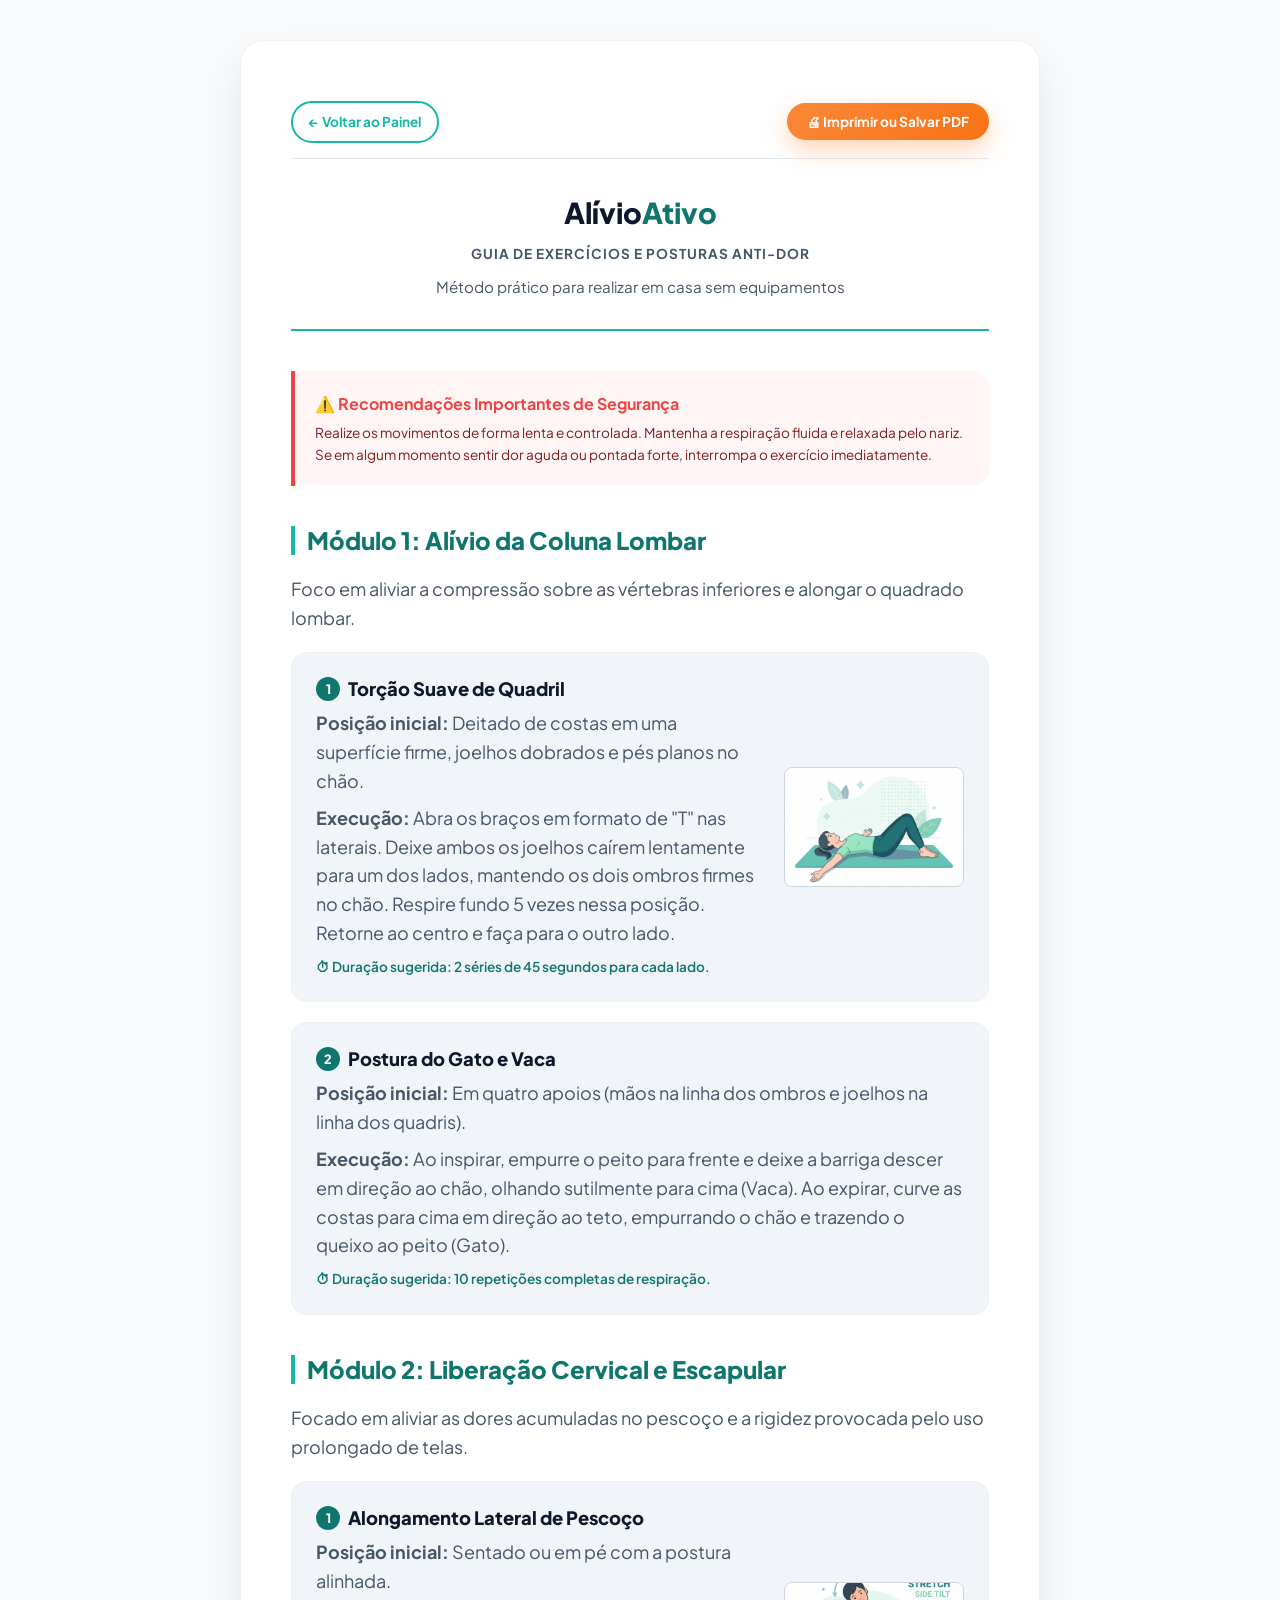
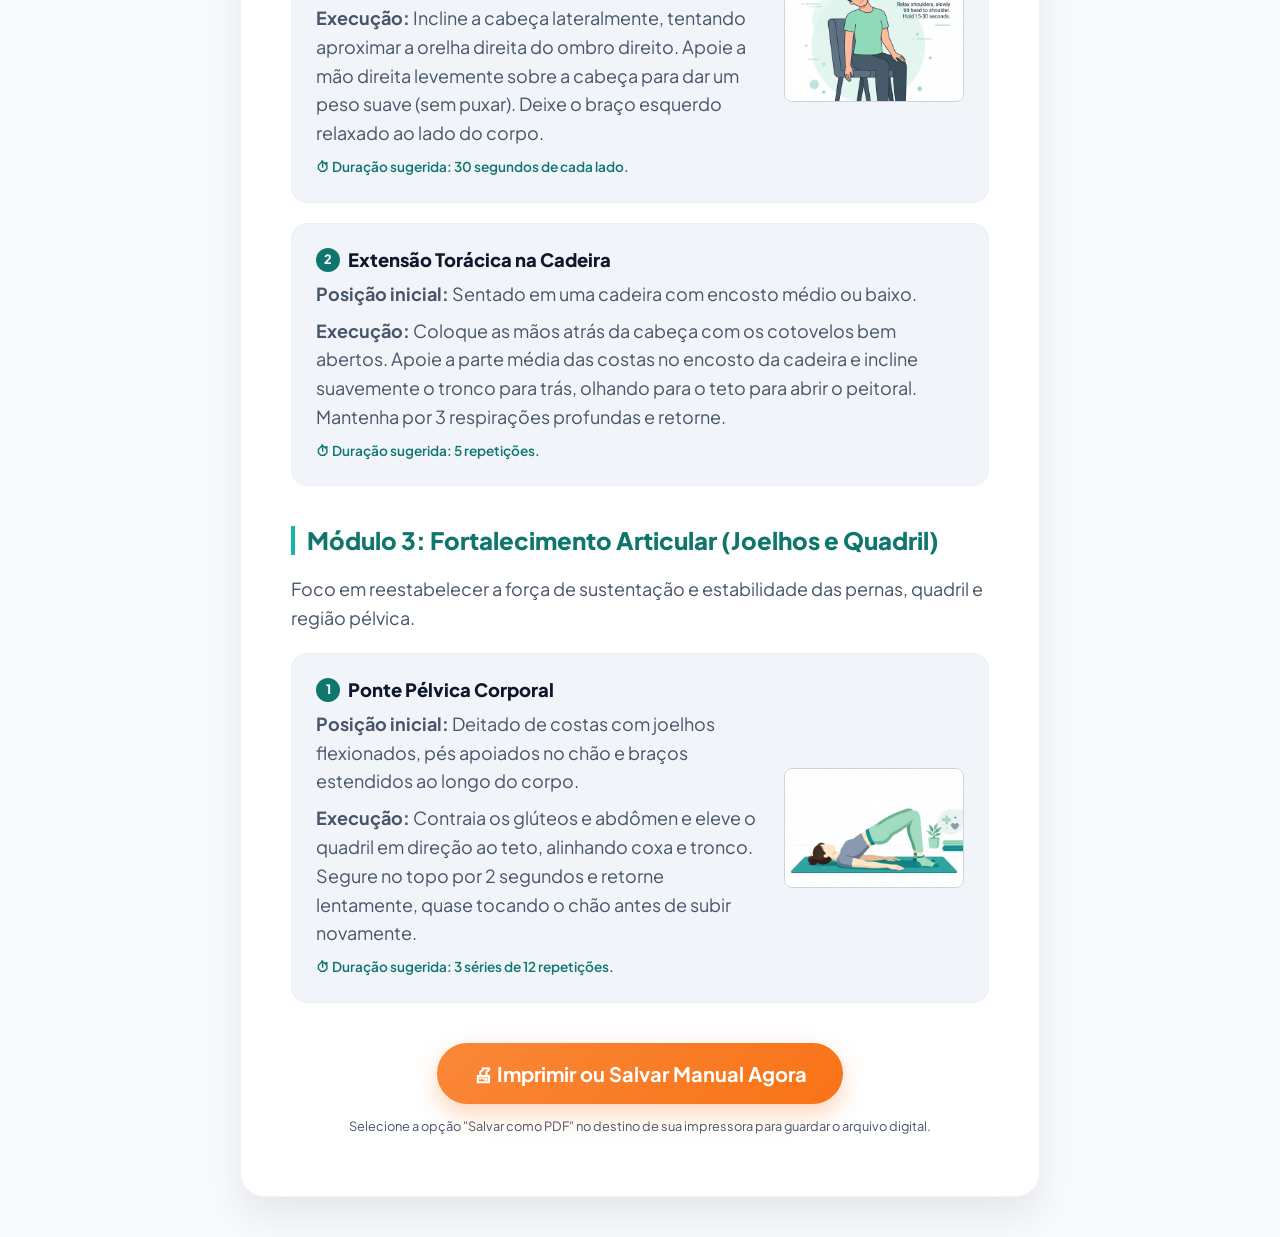
<file: manual.html>
<!DOCTYPE html>
<html lang="pt-BR">
<head>
  <meta charset="UTF-8">
  <meta name="viewport" content="width=device-width, initial-scale=1.0">
  <title>Manual Alívio Ativo - Guia de Exercícios Práticos</title>
  <link rel="stylesheet" href="style.css">
  <style>
    body {
      background: #f8fafc;
      color: #0f172a;
      padding: 40px 0;
    }
    
    .manual-page {
      background: #fff;
      max-width: 800px;
      margin: 0 auto;
      padding: 60px 50px;
      border-radius: var(--border-radius-lg);
      box-shadow: var(--shadow-lg);
      border: 1px solid rgba(0,0,0,0.05);
    }
    
    .manual-header {
      text-align: center;
      border-bottom: 2px solid var(--color-primary-light);
      padding-bottom: 30px;
      margin-bottom: 40px;
    }
    
    .manual-logo {
      font-size: 1.8rem;
      font-weight: 800;
      color: var(--color-text-dark);
      margin-bottom: 8px;
    }
    
    .manual-logo span {
      color: var(--color-primary);
    }
    
    .manual-meta {
      font-size: 0.85rem;
      color: var(--color-text-muted);
      text-transform: uppercase;
      letter-spacing: 1px;
      font-weight: 700;
    }
    
    .manual-section {
      margin-bottom: 40px;
    }
    
    .manual-section h2 {
      font-size: 1.5rem;
      color: var(--color-primary);
      text-align: left;
      border-left: 4px solid var(--color-primary-light);
      padding-left: 12px;
      margin-bottom: 20px;
    }
    
    .exercise-card-manual {
      background: #f1f5f9;
      border-radius: var(--border-radius-md);
      padding: 24px;
      margin-bottom: 20px;
      border: 1px solid rgba(0,0,0,0.02);
      display: flex;
      gap: 20px;
      align-items: center;
    }
    
    .exercise-card-manual-info {
      flex: 1;
    }
    
    .exercise-card-manual-img {
      width: 180px;
      height: 120px;
      object-fit: cover;
      border-radius: var(--border-radius-sm);
      border: 1px solid #cbd5e1;
      background: #fff;
      flex-shrink: 0;
    }
    
    @media (max-width: 600px) {
      .exercise-card-manual {
        flex-direction: column;
        align-items: stretch;
      }
      .exercise-card-manual-img {
        width: 100%;
        height: auto;
        max-height: 180px;
      }
    }
    
    .exercise-card-manual h3 {
      font-size: 1.15rem;
      color: var(--color-text-dark);
      margin-bottom: 8px;
      display: flex;
      align-items: center;
      gap: 8px;
    }
    
    .exercise-card-manual h3 span {
      background: var(--color-primary);
      color: #fff;
      width: 24px;
      height: 24px;
      border-radius: 50%;
      display: inline-flex;
      align-items: center;
      justify-content: center;
      font-size: 0.8rem;
      font-weight: 800;
    }
    
    .safety-box {
      background: rgba(239, 68, 68, 0.05);
      border-left: 4px solid #ef4444;
      padding: 20px;
      border-radius: 0 var(--border-radius-md) var(--border-radius-md) 0;
      margin-bottom: 40px;
    }
    
    .safety-title {
      font-weight: 700;
      color: #ef4444;
      margin-bottom: 6px;
    }
    
    .print-actions {
      text-align: center;
      margin-top: 40px;
    }
    
    /* Print Stylesheet Overrides */
    @media print {
      body {
        background: #fff;
        padding: 0;
        color: #000;
      }
      .manual-page {
        box-shadow: none;
        border: none;
        padding: 0;
        max-width: 100%;
      }
      .no-print {
        display: none !important;
      }
      .exercise-card-manual {
        background: #fff;
        border: 1px solid #cbd5e1;
        page-break-inside: avoid;
      }
    }
  </style>
</head>
<body>

  <div class="manual-page">
    
    <!-- Printable Actions Header -->
    <div class="no-print" style="display: flex; justify-content: space-between; align-items: center; margin-bottom: 30px; padding-bottom: 15px; border-bottom: 1px solid #e2e8f0;">
      <a href="area-membros.html" class="btn-secondary" style="font-size: 0.85rem; padding: 8px 16px;">← Voltar ao Painel</a>
      <button onclick="window.print()" class="btn-primary" style="font-size: 0.85rem; padding: 10px 20px; border: none;">🖨 Imprimir ou Salvar PDF</button>
    </div>

    <!-- Cover Header -->
    <div class="manual-header">
      <div class="manual-logo">Alívio<span>Ativo</span></div>
      <div class="manual-meta">Guia de Exercícios e Posturas Anti-Dor</div>
      <p style="font-size: 0.95rem; color: var(--color-text-muted); margin-top: 10px;">Método prático para realizar em casa sem equipamentos</p>
    </div>

    <!-- Safety Section -->
    <div class="safety-box">
      <div class="safety-title">⚠️ Recomendações Importantes de Segurança</div>
      <p style="font-size: 0.85rem; color: #7f1d1d;">Realize os movimentos de forma lenta e controlada. Mantenha a respiração fluida e relaxada pelo nariz. Se em algum momento sentir dor aguda ou pontada forte, interrompa o exercício imediatamente.</p>
    </div>

    <!-- Section 1: Lombar -->
    <section class="manual-section">
      <h2>Módulo 1: Alívio da Coluna Lombar</h2>
      <p style="margin-bottom: 20px;">Foco em aliviar a compressão sobre as vértebras inferiores e alongar o quadrado lombar.</p>
      
      <div class="exercise-card-manual">
        <div class="exercise-card-manual-info">
          <h3><span>1</span> Torção Suave de Quadril</h3>
          <p><strong>Posição inicial:</strong> Deitado de costas em uma superfície firme, joelhos dobrados e pés planos no chão.</p>
          <p style="margin-top: 8px;"><strong>Execução:</strong> Abra os braços em formato de "T" nas laterais. Deixe ambos os joelhos caírem lentamente para um dos lados, mantendo os dois ombros firmes no chão. Respire fundo 5 vezes nessa posição. Retorne ao centro e faça para o outro lado.</p>
          <p style="margin-top: 8px; font-weight: 600; font-size: 0.85rem; color: var(--color-primary);">⏱ Duração sugerida: 2 séries de 45 segundos para cada lado.</p>
        </div>
        <img class="exercise-card-manual-img" src="exercise_lombar.png" alt="Desenho Torção Suave de Quadril">
      </div>

      <div class="exercise-card-manual">
        <div class="exercise-card-manual-info">
          <h3><span>2</span> Postura do Gato e Vaca</h3>
          <p><strong>Posição inicial:</strong> Em quatro apoios (mãos na linha dos ombros e joelhos na linha dos quadris).</p>
          <p style="margin-top: 8px;"><strong>Execução:</strong> Ao inspirar, empurre o peito para frente e deixe a barriga descer em direção ao chão, olhando sutilmente para cima (Vaca). Ao expirar, curve as costas para cima em direção ao teto, empurrando o chão e trazendo o queixo ao peito (Gato).</p>
          <p style="margin-top: 8px; font-weight: 600; font-size: 0.85rem; color: var(--color-primary);">⏱ Duração sugerida: 10 repetições completas de respiração.</p>
        </div>
      </div>
    </section>

    <!-- Section 2: Cervical -->
    <section class="manual-section">
      <h2>Módulo 2: Liberação Cervical e Escapular</h2>
      <p style="margin-bottom: 20px;">Focado em aliviar as dores acumuladas no pescoço e a rigidez provocada pelo uso prolongado de telas.</p>
      
      <div class="exercise-card-manual">
        <div class="exercise-card-manual-info">
          <h3><span>1</span> Alongamento Lateral de Pescoço</h3>
          <p><strong>Posição inicial:</strong> Sentado ou em pé com a postura alinhada.</p>
          <p style="margin-top: 8px;"><strong>Execução:</strong> Incline a cabeça lateralmente, tentando aproximar a orelha direita do ombro direito. Apoie a mão direita levemente sobre a cabeça para dar um peso suave (sem puxar). Deixe o braço esquerdo relaxado ao lado do corpo.</p>
          <p style="margin-top: 8px; font-weight: 600; font-size: 0.85rem; color: var(--color-primary);">⏱ Duração sugerida: 30 segundos de cada lado.</p>
        </div>
        <img class="exercise-card-manual-img" src="exercise_cervical.png" alt="Desenho Alongamento Lateral de Pescoço">
      </div>

      <div class="exercise-card-manual">
        <div class="exercise-card-manual-info">
          <h3><span>2</span> Extensão Torácica na Cadeira</h3>
          <p><strong>Posição inicial:</strong> Sentado em uma cadeira com encosto médio ou baixo.</p>
          <p style="margin-top: 8px;"><strong>Execução:</strong> Coloque as mãos atrás da cabeça com os cotovelos bem abertos. Apoie a parte média das costas no encosto da cadeira e incline suavemente o tronco para trás, olhando para o teto para abrir o peitoral. Mantenha por 3 respirações profundas e retorne.</p>
          <p style="margin-top: 8px; font-weight: 600; font-size: 0.85rem; color: var(--color-primary);">⏱ Duração sugerida: 5 repetições.</p>
        </div>
      </div>
    </section>

    <!-- Section 3: Articulações -->
    <section class="manual-section">
      <h2>Módulo 3: Fortalecimento Articular (Joelhos e Quadril)</h2>
      <p style="margin-bottom: 20px;">Foco em reestabelecer a força de sustentação e estabilidade das pernas, quadril e região pélvica.</p>
      
      <div class="exercise-card-manual">
        <div class="exercise-card-manual-info">
          <h3><span>1</span> Ponte Pélvica Corporal</h3>
          <p><strong>Posição inicial:</strong> Deitado de costas com joelhos flexionados, pés apoiados no chão e braços estendidos ao longo do corpo.</p>
          <p style="margin-top: 8px;"><strong>Execução:</strong> Contraia os glúteos e abdômen e eleve o quadril em direção ao teto, alinhando coxa e tronco. Segure no topo por 2 segundos e retorne lentamente, quase tocando o chão antes de subir novamente.</p>
          <p style="margin-top: 8px; font-weight: 600; font-size: 0.85rem; color: var(--color-primary);">⏱ Duração sugerida: 3 séries de 12 repetições.</p>
        </div>
        <img class="exercise-card-manual-img" src="exercise_articulacao.png" alt="Desenho Ponte Pélvica Corporal">
      </div>
    </section>

    <div class="no-print print-actions">
      <button onclick="window.print()" class="btn-primary" style="border: none;">🖨 Imprimir ou Salvar Manual Agora</button>
      <p style="font-size: 0.8rem; color: var(--color-text-muted); margin-top: 12px;">Selecione a opção "Salvar como PDF" no destino de sua impressora para guardar o arquivo digital.</p>
    </div>

  </div>

</body>
</html>
</file>
<file: style.css>
@import url('https://fonts.googleapis.com/css2?family=Plus+Jakarta+Sans:wght@300;400;500;600;700;800&display=swap');

/* CSS Variables for Premium Theme */
:root {
  --color-bg-primary: #f8fafc;
  --color-bg-secondary: #ffffff;
  --color-bg-dark: #0f172a;
  --color-bg-dark-accent: #1e293b;
  --color-primary: #0f766e; /* Soothing Deep Teal */
  --color-primary-light: #14b8a6; /* Soothing Light Teal */
  --color-primary-glow: rgba(20, 184, 166, 0.15);
  --color-secondary: #059669; /* Healing Green */
  --color-accent: #f97316; /* High-conversion Coral Orange */
  --color-accent-hover: #ea580c;
  --color-accent-glow: rgba(249, 115, 22, 0.25);
  
  --color-text-dark: #0f172a;
  --color-text-muted: #475569;
  --color-text-light: #f8fafc;
  --color-text-teal: #0f766e;
  
  --border-radius-sm: 8px;
  --border-radius-md: 16px;
  --border-radius-lg: 24px;
  --border-radius-full: 9999px;
  
  --shadow-sm: 0 2px 4px rgba(0,0,0,0.02);
  --shadow-md: 0 8px 30px rgba(0, 0, 0, 0.06);
  --shadow-lg: 0 20px 40px rgba(15, 23, 42, 0.08);
  --shadow-accent: 0 10px 25px rgba(249, 115, 22, 0.3);
  
  --transition-fast: 0.2s ease;
  --transition-normal: 0.3s cubic-bezier(0.4, 0, 0.2, 1);
  --transition-slow: 0.5s cubic-bezier(0.4, 0, 0.2, 1);
}

/* Reset and Base Styles */
* {
  margin: 0;
  padding: 0;
  box-sizing: border-box;
  font-family: 'Plus Jakarta Sans', sans-serif;
  scroll-behavior: smooth;
  -webkit-font-smoothing: antialiased;
}

body {
  background-color: var(--color-bg-primary);
  color: var(--color-text-dark);
  line-height: 1.6;
  overflow-x: hidden;
}

/* Container */
.container {
  width: 100%;
  max-width: 1200px;
  margin: 0 auto;
  padding: 0 24px;
}

/* Typography */
h1, h2, h3, h4 {
  font-weight: 800;
  line-height: 1.2;
}

h1 {
  font-size: clamp(2.2rem, 5vw, 3.8rem);
  color: var(--color-text-light);
  margin-bottom: 20px;
}

h2 {
  font-size: clamp(1.8rem, 4vw, 2.5rem);
  text-align: center;
  color: var(--color-text-dark);
  margin-bottom: 16px;
}

h2.light {
  color: var(--color-text-light);
}

h3 {
  font-size: 1.5rem;
  margin-bottom: 12px;
}

p {
  font-size: clamp(1rem, 2vw, 1.125rem);
  color: var(--color-text-muted);
}

p.lead {
  font-size: clamp(1.1rem, 2.5vw, 1.35rem);
  font-weight: 500;
}

p.light {
  color: #cbd5e1;
}

/* Highlights */
.highlight-teal {
  color: var(--color-primary-light);
}

.highlight-accent {
  color: var(--color-accent);
}

/* Buttons and CTA */
.btn-primary {
  display: inline-flex;
  align-items: center;
  justify-content: center;
  background: var(--color-accent);
  color: #fff;
  font-weight: 700;
  font-size: 1.25rem;
  padding: 18px 36px;
  border-radius: var(--border-radius-full);
  text-decoration: none;
  box-shadow: var(--shadow-accent);
  border: none;
  cursor: pointer;
  transition: var(--transition-normal);
  text-align: center;
  position: relative;
  overflow: hidden;
  z-index: 1;
}

.btn-primary::before {
  content: '';
  position: absolute;
  top: 0;
  left: 0;
  width: 100%;
  height: 100%;
  background: linear-gradient(135deg, rgba(255,255,255,0.15) 0%, rgba(255,255,255,0) 100%);
  transition: var(--transition-normal);
  z-index: -1;
}

.btn-primary:hover {
  transform: translateY(-3px) scale(1.02);
  background: var(--color-accent-hover);
  box-shadow: 0 15px 30px rgba(249, 115, 22, 0.45);
}

.btn-primary:active {
  transform: translateY(-1px);
}

.btn-secondary {
  display: inline-block;
  background: transparent;
  color: var(--color-primary-light);
  border: 2px solid var(--color-primary-light);
  font-weight: 700;
  font-size: 1rem;
  padding: 12px 24px;
  border-radius: var(--border-radius-full);
  text-decoration: none;
  cursor: pointer;
  transition: var(--transition-fast);
}

.btn-secondary:hover {
  background: var(--color-primary-glow);
  color: #fff;
  border-color: #fff;
}

/* Badges */
.badge-cta {
  font-size: 0.85rem;
  font-weight: 700;
  background: rgba(249, 115, 22, 0.1);
  color: var(--color-accent);
  padding: 6px 16px;
  border-radius: var(--border-radius-full);
  display: inline-block;
  margin-bottom: 12px;
  border: 1px solid rgba(249, 115, 22, 0.2);
}

.badge-green {
  font-size: 0.85rem;
  font-weight: 700;
  background: rgba(16, 185, 129, 0.1);
  color: var(--color-secondary);
  padding: 6px 16px;
  border-radius: var(--border-radius-full);
  display: inline-block;
  margin-bottom: 12px;
  border: 1px solid rgba(16, 185, 129, 0.2);
}

/* Header/Nav (Just logo & support/guarantee anchor) */
header {
  padding: 20px 0;
  background: var(--color-bg-dark);
  border-bottom: 1px solid rgba(255,255,255,0.05);
}

.header-container {
  display: flex;
  justify-content: space-between;
  align-items: center;
}

.logo {
  font-size: 1.5rem;
  font-weight: 800;
  color: #fff;
  display: flex;
  align-items: center;
  gap: 8px;
}

.logo span {
  color: var(--color-primary-light);
}

.nav-link {
  color: rgba(255, 255, 255, 0.7);
  text-decoration: none;
  font-size: 0.95rem;
  font-weight: 500;
  transition: var(--transition-fast);
}

.nav-link:hover {
  color: var(--color-primary-light);
}

/* HERO SECTION */
.hero {
  background: radial-gradient(circle at 80% 20%, rgba(20, 184, 166, 0.15) 0%, rgba(15, 23, 42, 0) 50%), var(--color-bg-dark);
  padding: 80px 0 100px 0;
  color: var(--color-text-light);
  position: relative;
}

.hero-grid {
  display: grid;
  grid-template-columns: 1.2fr 0.8fr;
  gap: 48px;
  align-items: center;
}

.hero-content {
  display: flex;
  flex-direction: column;
  align-items: flex-start;
}

.hero-subheadline {
  font-size: 1.2rem;
  color: #94a3b8;
  margin-bottom: 30px;
}

.cta-group {
  width: 100%;
  display: flex;
  flex-direction: column;
  gap: 12px;
  margin-bottom: 30px;
}

.cta-subtext {
  font-size: 0.85rem;
  color: #64748b;
  display: flex;
  align-items: center;
  gap: 6px;
}

.cta-subtext svg {
  fill: var(--color-secondary);
}

.hero-media {
  position: relative;
  display: flex;
  justify-content: center;
  align-items: center;
}

/* Product Mock Graphic */
.mockup-container {
  position: relative;
  width: 100%;
  max-width: 400px;
  aspect-ratio: 4/5;
  border-radius: var(--border-radius-lg);
  background: linear-gradient(145deg, #1e293b 0%, #0f172a 100%);
  border: 1px solid rgba(255,255,255,0.08);
  box-shadow: 0 30px 60px rgba(0,0,0,0.4);
  overflow: hidden;
  display: flex;
  flex-direction: column;
  justify-content: space-between;
  padding: 30px;
}

.mockup-header {
  display: flex;
  justify-content: space-between;
  align-items: center;
}

.mockup-logo {
  font-size: 1rem;
  font-weight: 700;
  color: #fff;
  border-left: 3px solid var(--color-primary-light);
  padding-left: 8px;
}

.mockup-badge {
  font-size: 0.7rem;
  background: var(--color-primary-light);
  color: var(--color-bg-dark);
  font-weight: 700;
  padding: 4px 10px;
  border-radius: var(--border-radius-full);
}

.mockup-body {
  margin: auto 0;
  text-align: center;
}

.mockup-title {
  font-size: 1.8rem;
  font-weight: 800;
  background: linear-gradient(135deg, #ffffff 30%, #94a3b8 100%);
  -webkit-background-clip: text;
  -webkit-text-fill-color: transparent;
  margin-bottom: 12px;
}

.mockup-subtitle {
  font-size: 0.9rem;
  color: var(--color-primary-light);
  font-weight: 600;
  letter-spacing: 1px;
  text-transform: uppercase;
}

.mockup-visual {
  width: 120px;
  height: 120px;
  margin: 20px auto;
  border-radius: 50%;
  background: radial-gradient(circle, rgba(20, 184, 166, 0.2) 0%, rgba(20, 184, 166, 0) 70%);
  border: 1px dashed rgba(20, 184, 166, 0.4);
  display: flex;
  align-items: center;
  justify-content: center;
  position: relative;
}

.mockup-visual svg {
  width: 50px;
  height: 50px;
  fill: var(--color-primary-light);
  animation: pulse-slow 3s infinite ease-in-out;
}

.mockup-footer {
  border-top: 1px solid rgba(255,255,255,0.05);
  padding-top: 15px;
  display: flex;
  justify-content: space-around;
  align-items: center;
  font-size: 0.75rem;
  color: #64748b;
}

.mockup-footer-item {
  display: flex;
  align-items: center;
  gap: 4px;
}

.mockup-floating-badge {
  position: absolute;
  bottom: 20px;
  left: -20px;
  background: var(--color-bg-secondary);
  color: var(--color-bg-dark);
  padding: 12px 16px;
  border-radius: var(--border-radius-md);
  box-shadow: 0 20px 40px rgba(0,0,0,0.15);
  display: flex;
  align-items: center;
  gap: 10px;
  border: 1px solid rgba(0,0,0,0.05);
  animation: float 4s ease-in-out infinite;
}

.floating-icon {
  width: 32px;
  height: 32px;
  border-radius: 50%;
  background: rgba(16, 185, 129, 0.1);
  color: var(--color-secondary);
  display: flex;
  align-items: center;
  justify-content: center;
}

.floating-text {
  display: flex;
  flex-direction: column;
}

.floating-text .label {
  font-size: 0.7rem;
  color: var(--color-text-muted);
}

.floating-text .value {
  font-size: 0.85rem;
  font-weight: 700;
}

/* Trust Badges under Hero */
.hero-trust-badges {
  display: flex;
  gap: 24px;
  flex-wrap: wrap;
  margin-top: 40px;
}

.trust-badge {
  display: flex;
  align-items: center;
  gap: 8px;
  font-size: 0.85rem;
  color: #94a3b8;
}

.trust-badge svg {
  fill: var(--color-primary-light);
}

/* INTERACTIVE PAIN SELECTOR SECTION */
.pain-selector-section {
  padding: 80px 0;
  background-color: var(--color-bg-secondary);
  border-bottom: 1px solid rgba(0,0,0,0.05);
}

.section-intro {
  text-align: center;
  max-width: 700px;
  margin: 0 auto 50px auto;
}

.pain-selector-widget {
  background: var(--color-bg-primary);
  border-radius: var(--border-radius-lg);
  border: 1px solid rgba(0,0,0,0.05);
  box-shadow: var(--shadow-md);
  padding: 40px;
  display: grid;
  grid-template-columns: 0.9fr 1.1fr;
  gap: 40px;
  align-items: center;
}

.pain-map-visual {
  position: relative;
  display: flex;
  justify-content: center;
  align-items: center;
  background: #f1f5f9;
  border-radius: var(--border-radius-md);
  padding: 30px 10px;
  overflow: hidden;
  height: 100%;
  min-height: 380px;
}

.human-body-svg {
  width: 100%;
  max-width: 160px;
  height: auto;
  fill: #cbd5e1;
}

.pain-hotspot {
  position: absolute;
  width: 24px;
  height: 24px;
  cursor: pointer;
}

.pain-hotspot::before {
  content: '';
  position: absolute;
  top: 50%;
  left: 50%;
  transform: translate(-50%, -50%);
  width: 12px;
  height: 12px;
  background: rgba(249, 115, 22, 0.8);
  border-radius: 50%;
  z-index: 2;
  transition: var(--transition-fast);
}

.pain-hotspot::after {
  content: '';
  position: absolute;
  top: 50%;
  left: 50%;
  transform: translate(-50%, -50%);
  width: 24px;
  height: 24px;
  background: rgba(249, 115, 22, 0.3);
  border-radius: 50%;
  z-index: 1;
  animation: pulse-ring 1.5s cubic-bezier(0.215, 0.610, 0.355, 1) infinite;
}

.pain-hotspot.active::before {
  background: var(--color-primary-light);
  width: 16px;
  height: 16px;
}

.pain-hotspot.active::after {
  background: rgba(20, 184, 166, 0.4);
}

.pain-map-wrapper {
  position: relative;
  width: 150px;
  height: 360px;
  margin: 0 auto;
}

/* Body positions for hotspots */
.hotspot-neck { top: 17%; left: 50%; transform: translateX(-50%); }
.hotspot-back { top: 36%; left: 50%; transform: translateX(-50%); }
.hotspot-lowerback { top: 48%; left: 50%; transform: translateX(-50%); }
.hotspot-knee { top: 75%; left: 50%; transform: translateX(-50%); }

.pain-tabs {
  display: flex;
  flex-direction: column;
  gap: 12px;
}

.pain-tab-btn {
  background: #fff;
  border: 1px solid rgba(0,0,0,0.06);
  padding: 16px 20px;
  border-radius: var(--border-radius-md);
  text-align: left;
  cursor: pointer;
  transition: var(--transition-normal);
  display: flex;
  justify-content: space-between;
  align-items: center;
  box-shadow: var(--shadow-sm);
}

.pain-tab-btn:hover {
  border-color: rgba(20, 184, 166, 0.3);
  transform: translateX(4px);
}

.pain-tab-btn.active {
  background: linear-gradient(135deg, var(--color-primary) 0%, #115e59 100%);
  color: #fff;
  border-color: var(--color-primary);
  box-shadow: 0 10px 20px rgba(13, 148, 136, 0.2);
}

.pain-tab-btn.active .pain-tab-icon {
  background: rgba(255,255,255,0.15);
  color: #fff;
}

.pain-tab-icon {
  width: 36px;
  height: 36px;
  border-radius: 50%;
  background: #f1f5f9;
  color: var(--color-primary-light);
  display: flex;
  align-items: center;
  justify-content: center;
  font-size: 1.1rem;
}

.pain-details-card {
  background: #fff;
  border-radius: var(--border-radius-md);
  padding: 30px;
  border: 1px solid rgba(0,0,0,0.04);
  min-height: 300px;
  display: flex;
  flex-direction: column;
  justify-content: center;
  box-shadow: var(--shadow-sm);
}

.pain-detail-content {
  display: none;
  animation: fadeIn 0.4s ease forwards;
}

.pain-detail-content.active {
  display: block;
}

.pain-detail-header {
  display: flex;
  align-items: center;
  gap: 12px;
  margin-bottom: 16px;
}

.pain-detail-header h3 {
  margin-bottom: 0;
  color: var(--color-primary);
}

.pain-action-box {
  margin-top: 24px;
  background: rgba(20, 184, 166, 0.05);
  border-left: 4px solid var(--color-primary-light);
  padding: 16px;
  border-radius: 0 var(--border-radius-sm) var(--border-radius-sm) 0;
}

.pain-action-title {
  font-weight: 700;
  font-size: 0.95rem;
  color: var(--color-primary);
  margin-bottom: 6px;
}

.pain-action-desc {
  font-size: 0.9rem;
  color: var(--color-text-muted);
}

/* PROBLEM SECTION */
.problem-section {
  padding: 80px 0;
  background-color: var(--color-bg-primary);
}

.problem-grid {
  display: grid;
  grid-template-columns: 1fr 1fr;
  gap: 60px;
  align-items: center;
}

.problem-list {
  display: flex;
  flex-direction: column;
  gap: 24px;
}

.problem-item {
  display: flex;
  gap: 16px;
  background: #fff;
  padding: 20px;
  border-radius: var(--border-radius-md);
  border: 1px solid rgba(0,0,0,0.03);
  box-shadow: var(--shadow-sm);
  transition: var(--transition-fast);
}

.problem-item:hover {
  transform: translateY(-2px);
  box-shadow: var(--shadow-md);
}

.problem-icon {
  width: 40px;
  height: 40px;
  border-radius: 50%;
  background: rgba(239, 68, 68, 0.1);
  color: #ef4444;
  display: flex;
  align-items: center;
  justify-content: center;
  flex-shrink: 0;
}

.problem-text h4 {
  font-size: 1.1rem;
  margin-bottom: 4px;
  color: var(--color-text-dark);
}

.problem-text p {
  font-size: 0.95rem;
}

/* THE SOLUTION SECTION */
.solution-section {
  padding: 80px 0;
  background-color: var(--color-bg-dark);
  color: #fff;
}

.solution-grid {
  display: grid;
  grid-template-columns: 1fr 1fr;
  gap: 60px;
  align-items: center;
}

.video-mockup-wrapper {
  position: relative;
  background: #1e293b;
  border-radius: var(--border-radius-lg);
  border: 1px solid rgba(255,255,255,0.08);
  overflow: hidden;
  box-shadow: 0 25px 50px rgba(0,0,0,0.3);
  aspect-ratio: 16/9;
}

.video-placeholder {
  width: 100%;
  height: 100%;
  display: flex;
  flex-direction: column;
  justify-content: center;
  align-items: center;
  background: linear-gradient(rgba(15, 23, 42, 0.6), rgba(15, 23, 42, 0.8));
  cursor: pointer;
  transition: var(--transition-normal);
}

.video-placeholder:hover {
  background: linear-gradient(rgba(15, 23, 42, 0.4), rgba(15, 23, 42, 0.7));
}

.video-play-btn {
  width: 70px;
  height: 70px;
  border-radius: 50%;
  background: var(--color-accent);
  display: flex;
  align-items: center;
  justify-content: center;
  color: #fff;
  font-size: 1.5rem;
  box-shadow: 0 0 0 0 rgba(249, 115, 22, 0.4);
  animation: pulse-play 2s infinite;
  transition: var(--transition-fast);
}

.video-play-btn svg {
  fill: white;
  width: 24px;
  height: 24px;
  margin-left: 4px;
}

.video-placeholder:hover .video-play-btn {
  transform: scale(1.1);
  background: var(--color-accent-hover);
}

.video-tagline {
  margin-top: 15px;
  font-size: 0.85rem;
  font-weight: 600;
  letter-spacing: 1px;
  color: rgba(255, 255, 255, 0.6);
  text-transform: uppercase;
}

.solution-steps {
  display: flex;
  flex-direction: column;
  gap: 30px;
}

.step-card {
  display: flex;
  gap: 20px;
}

.step-number {
  font-size: 2.2rem;
  font-weight: 800;
  color: var(--color-primary-light);
  line-height: 1;
}

.step-info h4 {
  font-size: 1.25rem;
  color: #fff;
  margin-bottom: 6px;
}

.step-info p {
  color: #cbd5e1;
  font-size: 0.95rem;
}

/* WHAT'S INCLUDED SECTION */
.included-section {
  padding: 80px 0;
  background-color: var(--color-bg-secondary);
}

.included-grid {
  display: grid;
  grid-template-columns: repeat(auto-fit, minmax(320px, 1fr));
  gap: 30px;
  margin-top: 40px;
}

.included-card {
  background: var(--color-bg-primary);
  border-radius: var(--border-radius-lg);
  padding: 40px;
  border: 1px solid rgba(0,0,0,0.04);
  box-shadow: var(--shadow-sm);
  transition: var(--transition-slow);
  display: flex;
  flex-direction: column;
}

.included-card:hover {
  transform: translateY(-8px);
  box-shadow: var(--shadow-lg);
  border-color: rgba(20, 184, 166, 0.2);
}

.included-icon-container {
  width: 56px;
  height: 56px;
  border-radius: 16px;
  background: var(--color-primary-glow);
  color: var(--color-primary);
  display: flex;
  align-items: center;
  justify-content: center;
  margin-bottom: 24px;
  font-size: 1.5rem;
}

.included-card h3 {
  font-size: 1.35rem;
  color: var(--color-text-dark);
  margin-bottom: 12px;
}

.included-card p {
  font-size: 0.95rem;
  color: var(--color-text-muted);
}

/* TESTIMONIALS SECTION */
.testimonials-section {
  padding: 80px 0;
  background-color: var(--color-bg-primary);
}

.testimonials-grid {
  display: grid;
  grid-template-columns: repeat(auto-fit, minmax(320px, 1fr));
  gap: 30px;
  margin-top: 40px;
}

.testimonial-card {
  background: #fff;
  border-radius: var(--border-radius-lg);
  padding: 30px;
  box-shadow: var(--shadow-sm);
  border: 1px solid rgba(0,0,0,0.03);
  display: flex;
  flex-direction: column;
  justify-content: space-between;
}

.rating-stars {
  display: flex;
  gap: 4px;
  margin-bottom: 15px;
  color: #fbbf24;
}

.testimonial-quote {
  font-size: 1rem;
  color: var(--color-text-muted);
  font-style: italic;
  margin-bottom: 20px;
}

.testimonial-user {
  display: flex;
  align-items: center;
  gap: 12px;
}

.user-avatar {
  width: 48px;
  height: 48px;
  border-radius: 50%;
  background: #e2e8f0;
  display: flex;
  align-items: center;
  justify-content: center;
  font-weight: 700;
  color: var(--color-primary);
}

.user-info h4 {
  font-size: 0.95rem;
  color: var(--color-text-dark);
}

.user-info p {
  font-size: 0.8rem;
  color: var(--color-text-muted);
}

/* PRICING AND OFFER SECTION */
.pricing-section {
  padding: 80px 0;
  background: radial-gradient(circle at 10% 80%, rgba(20, 184, 166, 0.1) 0%, rgba(15, 23, 42, 0) 60%), var(--color-bg-dark);
  color: #fff;
  position: relative;
}

.pricing-box {
  max-width: 600px;
  margin: 40px auto 0 auto;
  background: linear-gradient(135deg, rgba(30, 41, 59, 0.9) 0%, rgba(15, 23, 42, 0.9) 100%);
  border-radius: var(--border-radius-lg);
  padding: 50px 40px;
  border: 1px solid rgba(255,255,255,0.08);
  box-shadow: 0 30px 60px rgba(0, 0, 0, 0.3);
  text-align: center;
  backdrop-filter: blur(10px);
}

.price-strike {
  font-size: 1.2rem;
  text-decoration: line-through;
  color: #64748b;
  margin-bottom: 8px;
}

.price-main {
  font-size: 4rem;
  font-weight: 800;
  line-height: 1;
  color: #fff;
  margin-bottom: 10px;
}

.price-main span {
  font-size: 1.5rem;
  font-weight: 600;
  color: #94a3b8;
}

.payment-frequency {
  font-size: 0.95rem;
  color: var(--color-primary-light);
  font-weight: 700;
  text-transform: uppercase;
  letter-spacing: 1.5px;
  margin-bottom: 24px;
}

.pricing-features {
  display: flex;
  flex-direction: column;
  gap: 12px;
  margin: 30px 0;
  text-align: left;
}

.pricing-feature-item {
  display: flex;
  align-items: center;
  gap: 10px;
  font-size: 0.95rem;
  color: #cbd5e1;
}

.pricing-feature-item svg {
  fill: var(--color-secondary);
}

.pricing-cta {
  width: 100%;
}

.pricing-badge {
  display: inline-block;
  background: var(--color-accent);
  color: white;
  padding: 4px 12px;
  border-radius: var(--border-radius-full);
  font-size: 0.75rem;
  font-weight: 800;
  position: absolute;
  top: -12px;
  left: 50%;
  transform: translateX(-50%);
  box-shadow: 0 4px 10px rgba(249, 115, 22, 0.3);
  letter-spacing: 1px;
}

.pricing-wrapper {
  position: relative;
}

.guarantee-box {
  display: flex;
  align-items: center;
  justify-content: center;
  gap: 20px;
  margin-top: 50px;
  background: rgba(255,255,255,0.02);
  border: 1px solid rgba(255,255,255,0.05);
  border-radius: var(--border-radius-md);
  padding: 24px;
}

.guarantee-icon {
  width: 64px;
  height: 64px;
  border-radius: 50%;
  background: rgba(20, 184, 166, 0.1);
  color: var(--color-primary-light);
  display: flex;
  align-items: center;
  justify-content: center;
  font-size: 1.8rem;
  font-weight: 800;
  flex-shrink: 0;
}

.guarantee-text {
  text-align: left;
}

.guarantee-text h4 {
  font-size: 1.1rem;
  margin-bottom: 4px;
  color: #fff;
}

.guarantee-text p {
  font-size: 0.85rem;
  color: #94a3b8;
}

/* FAQ SECTION */
.faq-section {
  padding: 80px 0;
  background-color: var(--color-bg-secondary);
}

.faq-container {
  max-width: 800px;
  margin: 40px auto 0 auto;
  display: flex;
  flex-direction: column;
  gap: 16px;
}

.faq-item {
  background: var(--color-bg-primary);
  border: 1px solid rgba(0,0,0,0.04);
  border-radius: var(--border-radius-md);
  overflow: hidden;
  transition: var(--transition-fast);
}

.faq-question {
  width: 100%;
  padding: 24px;
  background: transparent;
  border: none;
  text-align: left;
  font-size: 1.1rem;
  font-weight: 700;
  color: var(--color-text-dark);
  cursor: pointer;
  display: flex;
  justify-content: space-between;
  align-items: center;
  gap: 16px;
}

.faq-question:hover {
  color: var(--color-primary);
}

.faq-answer {
  max-height: 0;
  overflow: hidden;
  transition: max-height var(--transition-normal);
}

.faq-answer-content {
  padding: 0 24px 24px 24px;
  color: var(--color-text-muted);
  font-size: 0.95rem;
}

.faq-toggle-icon {
  font-size: 1.5rem;
  line-height: 1;
  font-weight: 300;
  transition: var(--transition-fast);
  color: var(--color-text-muted);
}

.faq-item.active {
  border-color: rgba(20, 184, 166, 0.2);
  box-shadow: var(--shadow-md);
  background: #fff;
}

.faq-item.active .faq-toggle-icon {
  transform: rotate(45deg);
  color: var(--color-primary);
}

.faq-item.active .faq-answer {
  /* Set dynamically by JS, fallbacks to content size */
}

/* SIMULATED CHECKOUT MODAL */
.checkout-modal {
  position: fixed;
  top: 0;
  left: 0;
  width: 100%;
  height: 100%;
  background: rgba(15, 23, 42, 0.6);
  backdrop-filter: blur(8px);
  z-index: 1000;
  display: flex;
  align-items: center;
  justify-content: center;
  opacity: 0;
  pointer-events: none;
  transition: opacity var(--transition-normal);
}

.checkout-modal.active {
  opacity: 1;
  pointer-events: all;
}

.checkout-card {
  background: #fff;
  width: 100%;
  max-width: 500px;
  border-radius: var(--border-radius-lg);
  padding: 40px;
  box-shadow: 0 30px 60px rgba(0,0,0,0.2);
  border: 1px solid rgba(0,0,0,0.05);
  position: relative;
  transform: translateY(20px);
  transition: transform var(--transition-normal);
}

.checkout-modal.active .checkout-card {
  transform: translateY(0);
}

.checkout-close {
  position: absolute;
  top: 20px;
  right: 20px;
  background: transparent;
  border: none;
  font-size: 1.8rem;
  cursor: pointer;
  color: var(--color-text-muted);
  line-height: 1;
  transition: var(--transition-fast);
}

.checkout-close:hover {
  color: var(--color-text-dark);
}

.checkout-header {
  text-align: center;
  margin-bottom: 24px;
}

.checkout-header h3 {
  font-size: 1.5rem;
  color: var(--color-text-dark);
}

.checkout-header p {
  font-size: 0.9rem;
}

.checkout-form {
  display: flex;
  flex-direction: column;
  gap: 16px;
}

.form-group {
  display: flex;
  flex-direction: column;
  gap: 6px;
}

.form-group label {
  font-size: 0.85rem;
  font-weight: 700;
  color: var(--color-text-dark);
}

.form-group input {
  padding: 12px 16px;
  border-radius: var(--border-radius-sm);
  border: 1px solid #cbd5e1;
  font-size: 0.95rem;
  transition: var(--transition-fast);
}

.form-group input:focus {
  outline: none;
  border-color: var(--color-primary-light);
  box-shadow: 0 0 0 3px var(--color-primary-glow);
}

.checkout-summary {
  background: var(--color-bg-primary);
  padding: 16px;
  border-radius: var(--border-radius-md);
  margin-top: 10px;
}

.checkout-summary-row {
  display: flex;
  justify-content: space-between;
  font-size: 0.9rem;
  margin-bottom: 8px;
}

.checkout-summary-row:last-child {
  margin-bottom: 0;
  padding-top: 8px;
  border-top: 1px dashed #cbd5e1;
  font-weight: 700;
  color: var(--color-text-dark);
}

/* Success State in Modal */
.checkout-success-state {
  display: none;
  text-align: center;
  padding: 20px 0;
}

.success-icon {
  width: 64px;
  height: 64px;
  border-radius: 50%;
  background: rgba(16, 185, 129, 0.1);
  color: var(--color-secondary);
  display: flex;
  align-items: center;
  justify-content: center;
  font-size: 2rem;
  margin: 0 auto 20px auto;
}

/* Footer */
footer {
  background-color: var(--color-bg-dark);
  color: #64748b;
  padding: 60px 0 30px 0;
  border-top: 1px solid rgba(255,255,255,0.05);
}

.footer-grid {
  display: grid;
  grid-template-columns: 1.5fr repeat(auto-fit, minmax(200px, 1fr));
  gap: 40px;
  margin-bottom: 40px;
}

.footer-info {
  display: flex;
  flex-direction: column;
  gap: 15px;
}

.footer-info p {
  font-size: 0.9rem;
  color: #94a3b8;
  max-width: 320px;
}

.footer-links-title {
  font-size: 0.9rem;
  font-weight: 700;
  color: #fff;
  margin-bottom: 16px;
  text-transform: uppercase;
  letter-spacing: 1px;
}

.footer-links-list {
  list-style: none;
  display: flex;
  flex-direction: column;
  gap: 10px;
}

.footer-link {
  color: #94a3b8;
  text-decoration: none;
  font-size: 0.9rem;
  transition: var(--transition-fast);
}

.footer-link:hover {
  color: #fff;
}

.footer-bottom {
  border-top: 1px solid rgba(255,255,255,0.05);
  padding-top: 30px;
  display: flex;
  justify-content: space-between;
  flex-wrap: wrap;
  gap: 20px;
  font-size: 0.8rem;
}

/* Animations */
@keyframes float {
  0% { transform: translateY(0px) translateX(-20px); }
  50% { transform: translateY(-10px) translateX(-20px); }
  100% { transform: translateY(0px) translateX(-20px); }
}

@keyframes pulse-slow {
  0%, 100% { transform: scale(1); opacity: 0.8; }
  50% { transform: scale(1.1); opacity: 1; }
}

@keyframes pulse-ring {
  0% { transform: translate(-50%, -50%) scale(0.35); opacity: 1; }
  80%, 100% { transform: translate(-50%, -50%) scale(1.2); opacity: 0; }
}

@keyframes pulse-play {
  0% { box-shadow: 0 0 0 0 rgba(249, 115, 22, 0.4); }
  70% { box-shadow: 0 0 0 15px rgba(249, 115, 22, 0); }
  100% { box-shadow: 0 0 0 0 rgba(249, 115, 22, 0); }
}

@keyframes fadeIn {
  from { opacity: 0; transform: translateY(10px); }
  to { opacity: 1; transform: translateY(0); }
}

/* Responsive Media Queries */
@media (max-width: 991px) {
  .hero-grid {
    grid-template-columns: 1fr;
    gap: 40px;
    text-align: center;
  }
  .hero-content {
    align-items: center;
  }
  .hero-media {
    margin-top: 20px;
  }
  .mockup-floating-badge {
    left: 10px;
  }
  .pain-selector-widget {
    grid-template-columns: 1fr;
  }
  .problem-grid, .solution-grid {
    grid-template-columns: 1fr;
    gap: 40px;
  }
  .solution-grid {
    display: flex;
    flex-direction: column-reverse;
  }
}

@media (max-width: 576px) {
  .btn-primary {
    width: 100%;
    font-size: 1.1rem;
    padding: 16px 28px;
  }
  .hero-trust-badges {
    justify-content: center;
  }
  .checkout-card {
    padding: 24px;
  }
  .pricing-box {
    padding: 40px 20px;
  }
  .guarantee-box {
    flex-direction: column;
    text-align: center;
  }
  .guarantee-text {
  }
}

/* TRANSFORMATION SECTION RESPONSIVENESS */
.transformation-grid {
  display: grid;
  grid-template-columns: 1.15fr 0.85fr;
  gap: 60px;
  align-items: center;
}
@media (max-width: 992px) {
  .transformation-grid {
    grid-template-columns: 1fr;
    gap: 40px;
  }
}
</file>
